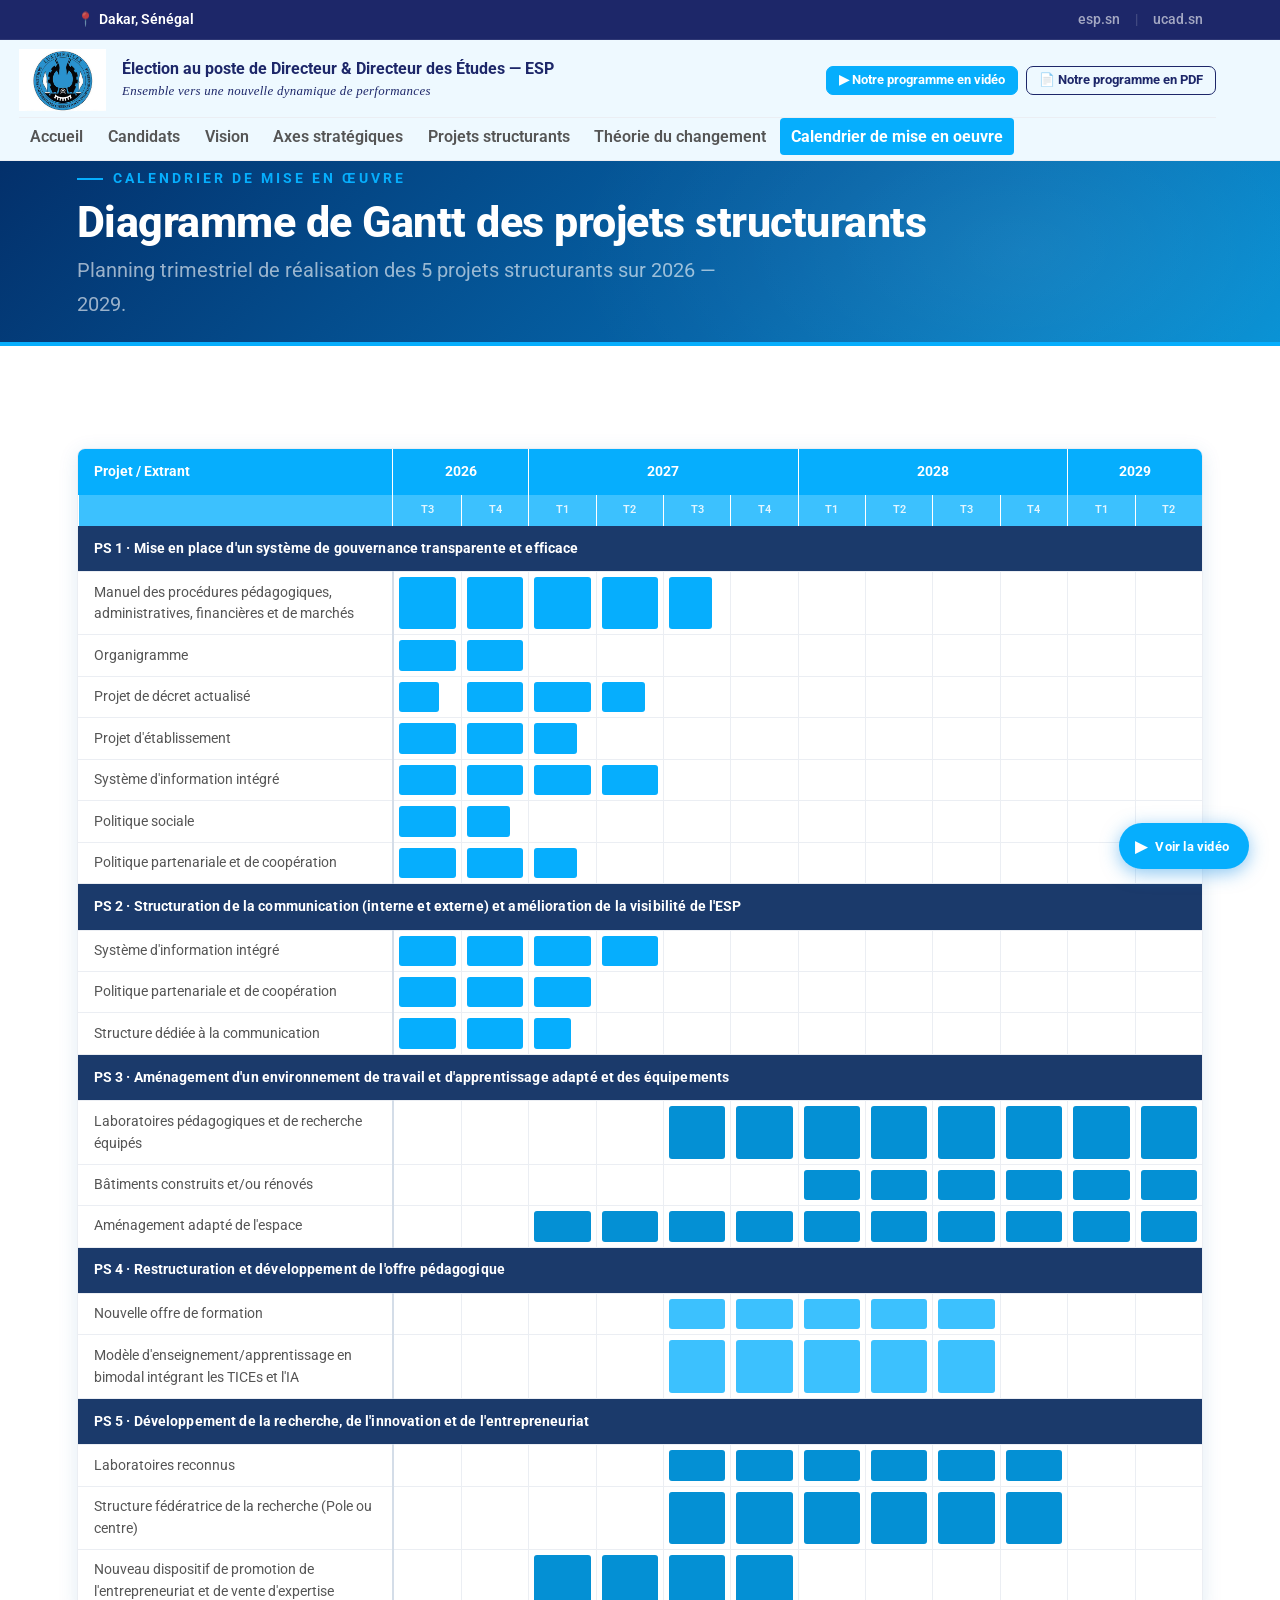
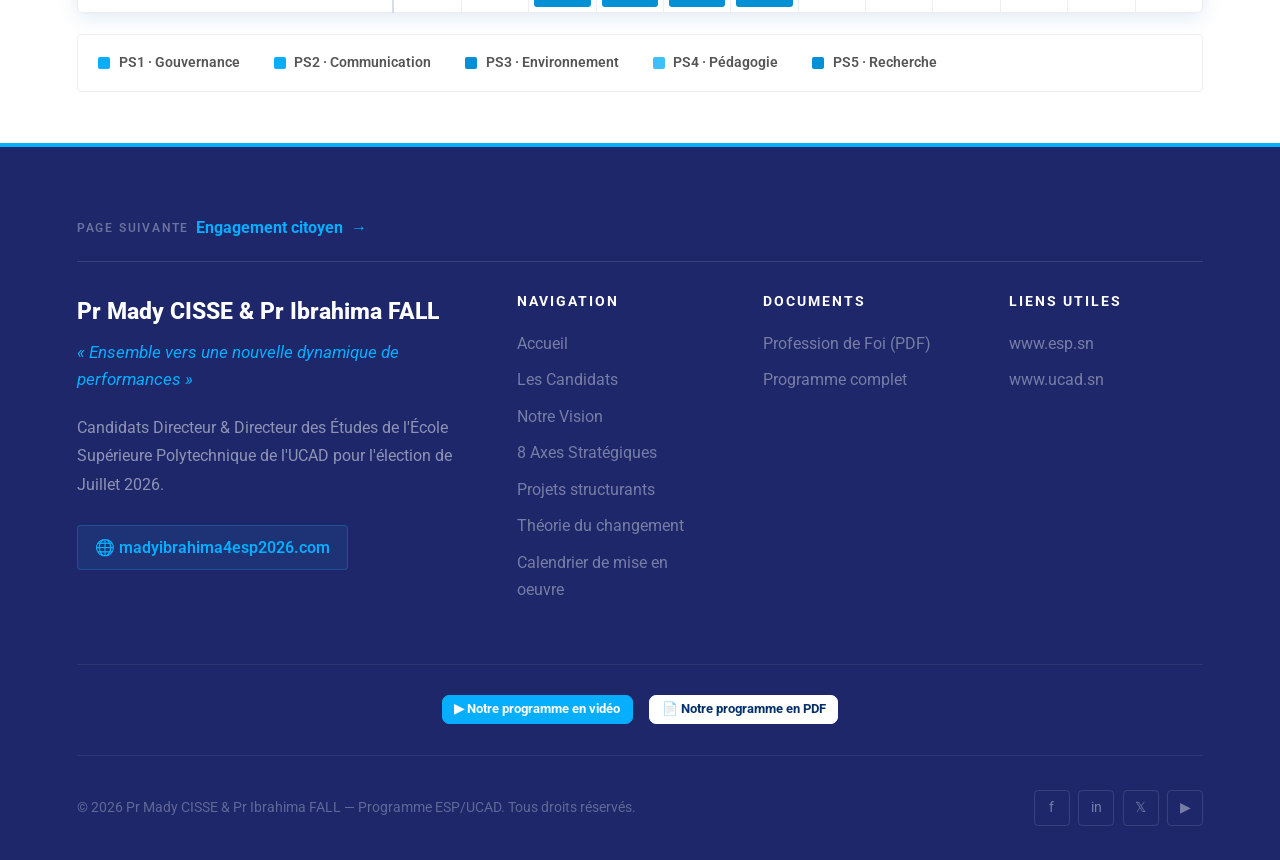
<file: calendrier.html>
<!DOCTYPE html>
<html lang="fr">
<head>
<meta charset="UTF-8">
<meta name="viewport" content="width=device-width, initial-scale=1.0">
<meta http-equiv="X-UA-Compatible" content="IE=edge">
<meta http-equiv="Referrer-Policy" content="strict-origin-when-cross-origin">
<title>Calendrier de mise en œuvre — Gantt · ESP/UCAD 2026</title>
<meta name="description" content="Diagramme de Gantt des 5 projets structurants — Planning trimestriel de réalisation sur 2026–2029 pour l'ESP UCAD.">
<meta name="robots" content="index, follow">
<link rel="canonical" href="https://www.madyibrahima4esp2026.com/calendrier.html">
<link rel="preconnect" href="https://fonts.googleapis.com">
<link rel="preconnect" href="https://fonts.gstatic.com" crossorigin>
<link href="https://fonts.googleapis.com/css2?family=Montserrat:wght@300;400;600;700;800;900&display=swap" rel="stylesheet">
<link rel="stylesheet" href="styles.css">
</head>
<body>

<!-- ══ TOPBAR ══ -->
<div class="topbar">
  <div class="tb-l">
    <span>📍 <strong>Dakar, Sénégal</strong></span>
  </div>
    <div class="tb-r">
    <a href="https://www.esp.sn" target="_blank" rel="noopener noreferrer">esp.sn</a>
    <span class="sep">|</span>
    <a href="https://www.ucad.sn" target="_blank" rel="noopener noreferrer">ucad.sn</a>
  </div>
</div>

<!-- ══ HEADER ══ -->
<header class="site-header">
  <div class="header-inner">
    <a href="index.html" class="brand" aria-label="Accueil">
      <div class="brand-logo">
        <img src="logo.jpg" alt="Logo ESP" onerror="this.style.display='none';this.parentNode.querySelector('.brand-logo-text').style.display='block'">
        <span class="brand-logo-text" style="display:none">ESP</span>
  </div>
      <div class="brand-text">
        <span class="brand-name">Élection au poste de Directeur &amp; Directeur des Études — ESP</span>
        <span class="brand-sub">Ensemble vers une nouvelle dynamique de performances</span>
  </div>
    </a>
    <div class="header-cta">
      <a href="index.html#video" class="nav-btn nav-btn-video">&#9654; Notre programme en vidéo</a>
      <a href="programme-complet.pdf" class="nav-btn nav-btn-pdf" download="Programme-ESP-UCAD-2026.pdf" target="_blank" rel="noopener noreferrer">&#128196; Notre programme en PDF</a>
    </div>
    <nav aria-label="Navigation principale">
      <ul class="main-nav">
        <li><a href="index.html">Accueil</a></li>
        <li><a href="candidats.html">Candidats</a></li>
        <li><a href="vision.html">Vision</a></li>
        <li><a href="programme.html">Axes strat&eacute;giques</a></li>
        <li><a href="projets.html">Projets structurants</a></li>
        <li><a href="theorie-du-changement.html">Théorie du changement</a></li>
        <li><a href="calendrier.html" class="active">Calendrier de mise en oeuvre</a></li>
      </ul>
    </nav>
    <button class="burger" id="menuToggle" aria-label="Ouvrir le menu" aria-expanded="false">
      <span></span><span></span><span></span>
    </button>
  </div>
</header>

<nav class="mobile-nav" id="mobileNav" aria-label="Menu mobile">
  <button class="close-btn" id="closeMenu" aria-label="Fermer">✕</button>
  <a href="index.html">Accueil</a>
  <a href="candidats.html">Les Candidats</a>
  <a href="vision.html">Vision</a>
  <a href="programme.html">Axes strat&eacute;giques</a>
  <a href="projets.html">Projets structurants</a>
  <a href="theorie-du-changement.html">Théorie du changement</a>
  <a href="calendrier.html">Calendrier de mise en oeuvre</a>
  <div class="mob-nav-actions">
    <a href="index.html#video" class="nav-btn nav-btn-video">&#9654; Notre programme en vidéo</a>
    <a href="programme-complet.pdf" class="nav-btn nav-btn-pdf" download="Programme-ESP-UCAD-2026.pdf" target="_blank" rel="noopener noreferrer">&#128196; Notre programme en PDF</a>
  </div>
</nav>

<!-- ══ PAGE BANNER ══ -->
<section class="page-banner">
  <div class="container">
    <div class="eyebrow">Calendrier de mise en œuvre</div>
    <h1 class="page-banner-title">Diagramme de Gantt des projets structurants</h1>
    <p class="page-banner-sub">Planning trimestriel de réalisation des 5 projets structurants sur 2026 — 2029.</p>
  </div>
</section>

<!-- ══ GANTT ══ -->
<section class="section gantt-section" id="calendrier">
  <div class="container">
    <p class="gantt-hint">← Faites glisser pour voir le calendrier complet →</p>
    <div class="gantt-wrap reveal">
      <table class="gantt" aria-label="Gantt 2026-2029">
        <thead>
          <tr>
            <th style="width:28%">Projet / Extrant</th>
            <th class="yr" colspan="2">2026</th><th class="yr" colspan="4">2027</th><th class="yr" colspan="4">2028</th><th class="yr" colspan="2">2029</th>
          </tr>
          <tr>
            <th></th><th>T3</th><th>T4</th><th>T1</th><th>T2</th><th>T3</th><th>T4</th><th>T1</th><th>T2</th><th>T3</th><th>T4</th><th>T1</th><th>T2</th>
          </tr>
        </thead>
        <tbody>
          <!-- PS 1 -->
          <tr><td class="ps-row" colspan="13">PS 1 · Mise en place d'un système de gouvernance transparente et efficace</td></tr>
          <tr><td class="lbl">Manuel des procédures pédagogiques, administratives, financières et de marchés</td><td><div class="gbar c1"></div></td><td><div class="gbar c1"></div></td><td><div class="gbar c1"></div></td><td><div class="gbar c1"></div></td><td><div class="gbar c1" style="width:65%"></div></td><td></td><td></td><td></td><td></td><td></td><td></td><td></td></tr>
          <tr><td class="lbl">Organigramme</td><td><div class="gbar c1"></div></td><td><div class="gbar c1"></div></td><td></td><td></td><td></td><td></td><td></td><td></td><td></td><td></td><td></td><td></td></tr>
          <tr><td class="lbl">Projet de décret actualisé</td><td><div class="gbar c1" style="width:60%"></div></td><td><div class="gbar c1"></div></td><td><div class="gbar c1"></div></td><td><div class="gbar c1" style="width:65%"></div></td><td></td><td></td><td></td><td></td><td></td><td></td><td></td><td></td></tr>
          <tr><td class="lbl">Projet d'établissement</td><td><div class="gbar c1"></div></td><td><div class="gbar c1"></div></td><td><div class="gbar c1" style="width:65%"></div></td><td></td><td></td><td></td><td></td><td></td><td></td><td></td><td></td><td></td></tr>
          <tr><td class="lbl">Système d'information intégré</td><td><div class="gbar c1"></div></td><td><div class="gbar c1"></div></td><td><div class="gbar c1"></div></td><td><div class="gbar c1"></div></td><td></td><td></td><td></td><td></td><td></td><td></td><td></td><td></td></tr>
          <tr><td class="lbl">Politique sociale</td><td><div class="gbar c1"></div></td><td><div class="gbar c1" style="width:65%"></div></td><td></td><td></td><td></td><td></td><td></td><td></td><td></td><td></td><td></td><td></td></tr>
          <tr><td class="lbl">Politique partenariale et de coopération</td><td><div class="gbar c1"></div></td><td><div class="gbar c1"></div></td><td><div class="gbar c1" style="width:65%"></div></td><td></td><td></td><td></td><td></td><td></td><td></td><td></td><td></td><td></td></tr>
          <!-- PS 2 -->
          <tr><td class="ps-row" colspan="13">PS 2 · Structuration de la communication (interne et externe) et amélioration de la visibilité de l'ESP</td></tr>
          <tr><td class="lbl">Système d'information intégré</td><td><div class="gbar c2"></div></td><td><div class="gbar c2"></div></td><td><div class="gbar c2"></div></td><td><div class="gbar c2"></div></td><td></td><td></td><td></td><td></td><td></td><td></td><td></td><td></td></tr>
          <tr><td class="lbl">Politique partenariale et de coopération</td><td><div class="gbar c2"></div></td><td><div class="gbar c2"></div></td><td><div class="gbar c2"></div></td><td></td><td></td><td></td><td></td><td></td><td></td><td></td><td></td><td></td></tr>
          <tr><td class="lbl">Structure dédiée à la communication</td><td><div class="gbar c2"></div></td><td><div class="gbar c2"></div></td><td><div class="gbar c2" style="width:55%"></div></td><td></td><td></td><td></td><td></td><td></td><td></td><td></td><td></td><td></td></tr>
          <!-- PS 3 -->
          <tr><td class="ps-row" colspan="13">PS 3 · Aménagement d'un environnement de travail et d'apprentissage adapté et des équipements</td></tr>
          <tr><td class="lbl">Laboratoires pédagogiques et de recherche équipés</td><td></td><td></td><td></td><td></td><td><div class="gbar c3"></div></td><td><div class="gbar c3"></div></td><td><div class="gbar c3"></div></td><td><div class="gbar c3"></div></td><td><div class="gbar c3"></div></td><td><div class="gbar c3"></div></td><td><div class="gbar c3"></div></td><td><div class="gbar c3"></div></td></tr>
          <tr><td class="lbl">Bâtiments construits et/ou rénovés</td><td></td><td></td><td></td><td></td><td></td><td></td><td><div class="gbar c3"></div></td><td><div class="gbar c3"></div></td><td><div class="gbar c3"></div></td><td><div class="gbar c3"></div></td><td><div class="gbar c3"></div></td><td><div class="gbar c3"></div></td></tr>
          <tr><td class="lbl">Aménagement adapté de l'espace</td><td></td><td></td><td><div class="gbar c3"></div></td><td><div class="gbar c3"></div></td><td><div class="gbar c3"></div></td><td><div class="gbar c3"></div></td><td><div class="gbar c3"></div></td><td><div class="gbar c3"></div></td><td><div class="gbar c3"></div></td><td><div class="gbar c3"></div></td><td><div class="gbar c3"></div></td><td><div class="gbar c3"></div></td></tr>
          <!-- PS 4 -->
          <tr><td class="ps-row" colspan="13">PS 4 · Restructuration et développement de l'offre pédagogique</td></tr>
          <tr><td class="lbl">Nouvelle offre de formation</td><td></td><td></td><td></td><td></td><td><div class="gbar c4"></div></td><td><div class="gbar c4"></div></td><td><div class="gbar c4"></div></td><td><div class="gbar c4"></div></td><td><div class="gbar c4"></div></td><td></td><td></td><td></td></tr>
          <tr><td class="lbl">Modèle d'enseignement/apprentissage en bimodal intégrant les TICEs et l'IA</td><td></td><td></td><td></td><td></td><td><div class="gbar c4"></div></td><td><div class="gbar c4"></div></td><td><div class="gbar c4"></div></td><td><div class="gbar c4"></div></td><td><div class="gbar c4"></div></td><td></td><td></td><td></td></tr>
          <!-- PS 5 -->
          <tr><td class="ps-row" colspan="13">PS 5 · Développement de la recherche, de l'innovation et de l'entrepreneuriat</td></tr>
          <tr><td class="lbl">Laboratoires reconnus</td><td></td><td></td><td></td><td></td><td><div class="gbar c5"></div></td><td><div class="gbar c5"></div></td><td><div class="gbar c5"></div></td><td><div class="gbar c5"></div></td><td><div class="gbar c5"></div></td><td><div class="gbar c5"></div></td><td></td><td></td></tr>
          <tr><td class="lbl">Structure fédératrice de la recherche (Pole ou centre)</td><td></td><td></td><td></td><td></td><td><div class="gbar c5"></div></td><td><div class="gbar c5"></div></td><td><div class="gbar c5"></div></td><td><div class="gbar c5"></div></td><td><div class="gbar c5"></div></td><td><div class="gbar c5"></div></td><td></td><td></td></tr>
          <tr><td class="lbl">Nouveau dispositif de promotion de l'entrepreneuriat et de vente d'expertise</td><td></td><td></td><td><div class="gbar c5"></div></td><td><div class="gbar c5"></div></td><td><div class="gbar c5"></div></td><td><div class="gbar c5"></div></td><td></td><td></td><td></td><td></td><td></td><td></td></tr>
        </tbody>
      </table>
  </div>
    <div class="gantt-legend reveal">
      <div class="gantt-legend-item"><span class="gantt-legend-dot c1"></span>PS1 · Gouvernance</div>
      <div class="gantt-legend-item"><span class="gantt-legend-dot c2"></span>PS2 · Communication</div>
      <div class="gantt-legend-item"><span class="gantt-legend-dot c3"></span>PS3 · Environnement</div>
      <div class="gantt-legend-item"><span class="gantt-legend-dot c4"></span>PS4 · Pédagogie</div>
      <div class="gantt-legend-item"><span class="gantt-legend-dot c5"></span>PS5 · Recherche</div>
    </div>
  </div>
</section>

<!-- ══ FOOTER ══ -->
<footer>
  <div class="footer-next-bar">
    <span class="fnb-label">Page suivante</span>
    <a href="engagement.html" class="fnb-link">Engagement citoyen <span class="fnb-arrow">&#8594;</span></a>
  </div>
  <div class="footer-top">
    <div>
      <div class="foot-name">Pr Mady CISSE &amp; Pr Ibrahima FALL</div>
      <div class="foot-tag">« Ensemble vers une nouvelle dynamique de performances »</div>
      <p class="foot-desc">Candidats Directeur &amp; Directeur des Études de l'École Supérieure Polytechnique de l'UCAD pour l'élection de Juillet 2026.</p>
      <a href="https://www.madyibrahima4esp2026.com" class="foot-link" rel="noopener noreferrer">🌐 madyibrahima4esp2026.com</a>
  </div>
    <div class="footer-col">
      <h4>Navigation</h4>
      <ul>
        <li><a href="index.html">Accueil</a></li>
        <li><a href="candidats.html">Les Candidats</a></li>
        <li><a href="vision.html">Notre Vision</a></li>
        <li><a href="programme.html">8 Axes Stratégiques</a></li>
        <li><a href="projets.html">Projets structurants</a></li>
        <li><a href="theorie-du-changement.html">Théorie du changement</a></li>
        <li><a href="calendrier.html">Calendrier de mise en oeuvre</a></li>
      </ul>
  </div>
    <div class="footer-col">
      <h4>Documents</h4>
      <ul>
        <li><a href="profession-de-foi.pdf" target="_blank" rel="noopener noreferrer">Profession de Foi (PDF)</a></li>
        <li><a href="programme-complet.pdf" download="Programme-ESP-UCAD-2026.pdf" target="_blank" rel="noopener noreferrer">Programme complet</a></li>
        </ul>
  </div>
    <div class="footer-col">
      <h4>Liens utiles</h4>
      <ul>
        <li><a href="https://www.esp.sn" target="_blank" rel="noopener noreferrer">www.esp.sn</a></li>
        <li><a href="https://www.ucad.sn" target="_blank" rel="noopener noreferrer">www.ucad.sn</a></li>
        </ul>
  </div>
  </div>
  <div class="footer-vid-cta">
    <a href="index.html#video" class="nav-btn nav-btn-video">&#9654; Notre programme en vidéo</a>
    <a href="programme-complet.pdf" class="nav-btn nav-btn-pdf" download="Programme-ESP-UCAD-2026.pdf" target="_blank" rel="noopener noreferrer">&#128196; Notre programme en PDF</a>
  </div>
  <div class="footer-bot">
    <p class="footer-copy">© 2026 Pr Mady CISSE &amp; Pr Ibrahima FALL — Programme ESP/UCAD. Tous droits réservés.</p>
    <div class="socials">
      <a href="#" class="soc" aria-label="Facebook" rel="noopener noreferrer">f</a>
      <a href="#" class="soc" aria-label="LinkedIn" rel="noopener noreferrer">in</a>
      <a href="#" class="soc" aria-label="Twitter / X" rel="noopener noreferrer">𝕏</a>
      <a href="#" class="soc" aria-label="YouTube" rel="noopener noreferrer">▶</a>
  </div>
  </div>

</footer>

<script src="main.js" defer></script>
<a href="index.html#video" class="float-vid" aria-label="Voir la vidéo"><span class="fv-icon">&#9654;</span><span class="fv-label">Voir la vidéo</span></a>
</body>
</html>
</file>
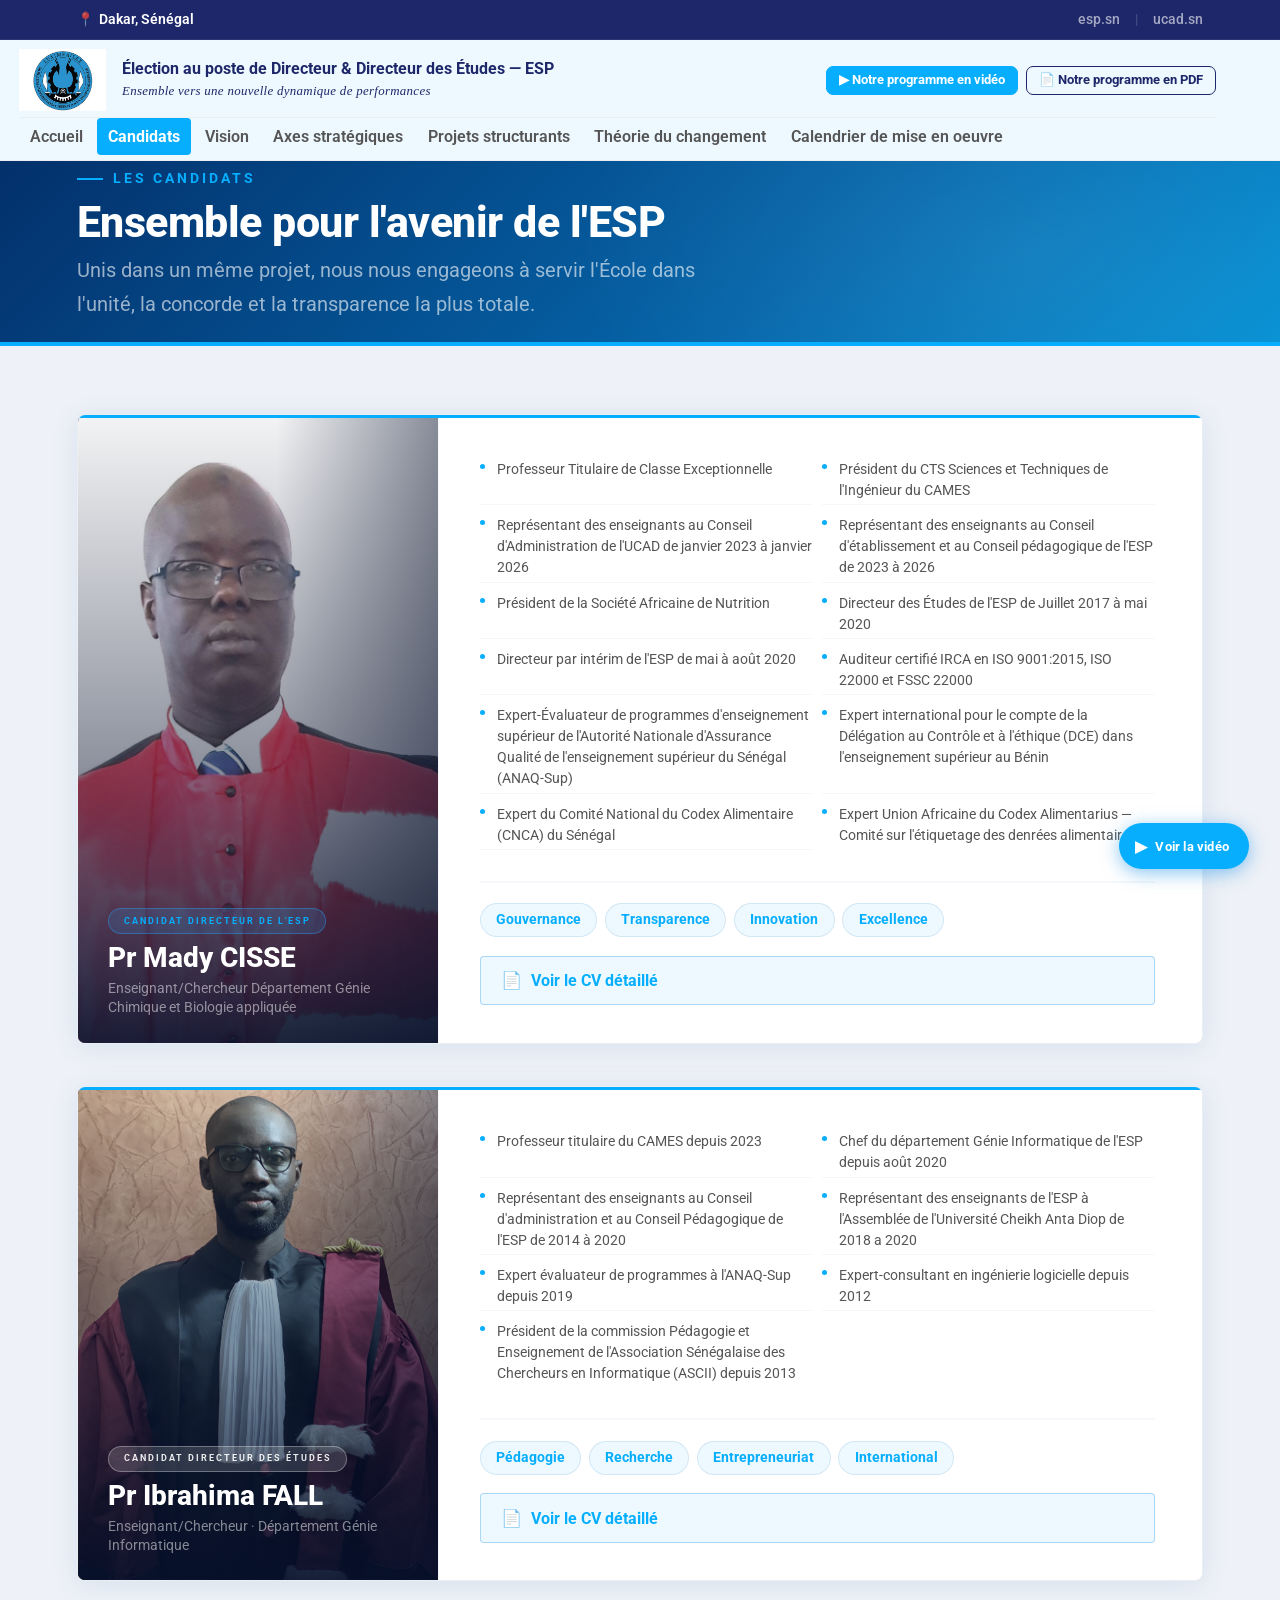
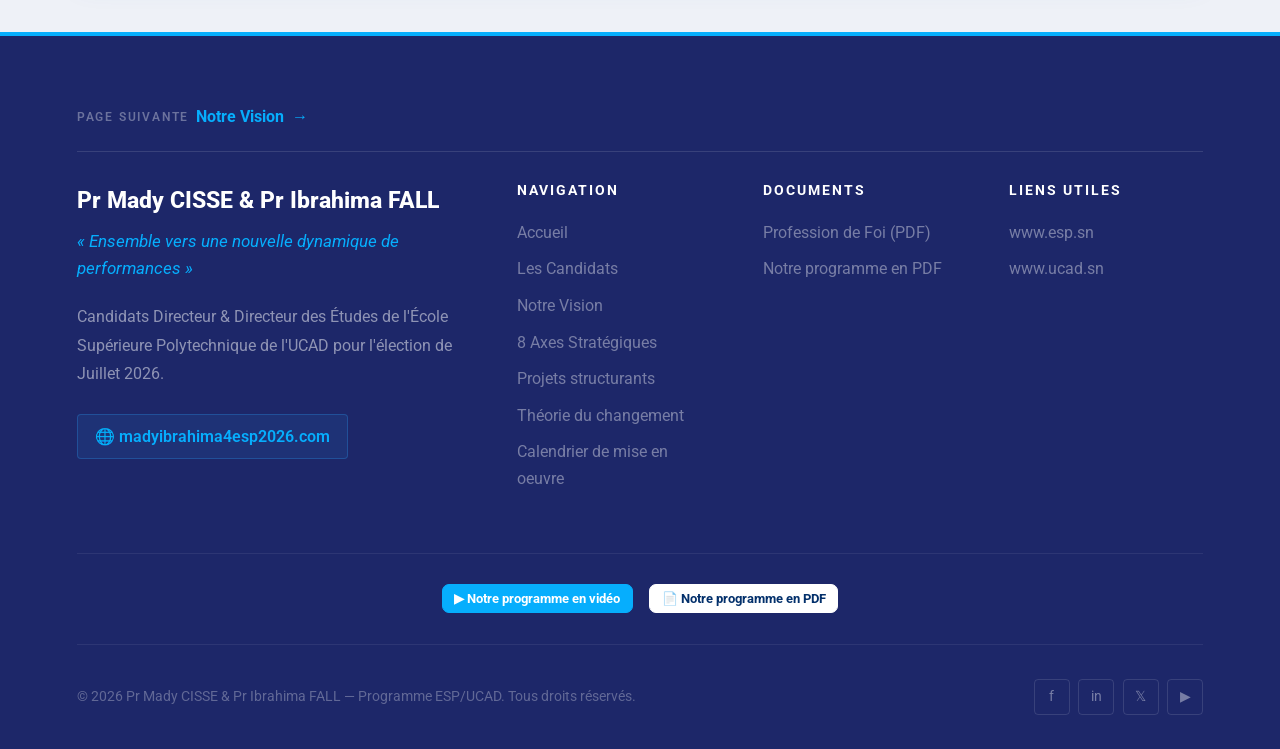
<file: candidats.html>
<!DOCTYPE html>
<html lang="fr">
<head>
<meta charset="UTF-8">
<meta name="viewport" content="width=device-width, initial-scale=1.0">
<meta http-equiv="X-UA-Compatible" content="IE=edge">
<meta http-equiv="Referrer-Policy" content="strict-origin-when-cross-origin">
<title>Les Candidats — Pr Mady CISSE & Pr Ibrahima FALL · ESP/UCAD 2026</title>
<meta name="description" content="Pr Mady CISSE, candidat Directeur, et Pr Ibrahima FALL, candidat Directeur des Études — deux Professeurs Titulaires unis pour l'avenir de l'ESP.">
<meta name="robots" content="index, follow">
<link rel="canonical" href="https://www.madyibrahima4esp2026.com/candidats.html">
<link rel="stylesheet" href="styles.css">
</head>
<body>

<!-- ══ TOPBAR ══ -->
<div class="topbar">
  <div class="tb-l">
    <span>📍 <strong>Dakar, Sénégal</strong></span>
  </div>
    <div class="tb-r">
    <a href="https://www.esp.sn" target="_blank" rel="noopener noreferrer">esp.sn</a>
    <span class="sep">|</span>
    <a href="https://www.ucad.sn" target="_blank" rel="noopener noreferrer">ucad.sn</a>
  </div>
</div>

<!-- ══ HEADER ══ -->
<header class="site-header">
  <div class="header-inner">
    <a href="index.html" class="brand" aria-label="Accueil">
      <div class="brand-logo">
        <img src="logo.jpg" alt="Logo ESP" onerror="this.style.display='none';this.parentNode.querySelector('.brand-logo-text').style.display='block'">
        <span class="brand-logo-text" style="display:none">ESP</span>
  </div>
      <div class="brand-text">
        <span class="brand-name">Élection au poste de Directeur &amp; Directeur des Études — ESP</span>
        <span class="brand-sub">Ensemble vers une nouvelle dynamique de performances</span>
  </div>
    </a>
    <div class="header-cta">
      <a href="index.html#video" class="nav-btn nav-btn-video">&#9654; Notre programme en vidéo</a>
      <a href="programme-complet.pdf" class="nav-btn nav-btn-pdf" download="Programme-ESP-UCAD-2026.pdf" target="_blank" rel="noopener noreferrer">&#128196; Notre programme en PDF</a>
  </div>
    <nav aria-label="Navigation principale">
      <ul class="main-nav">
        <li><a href="index.html">Accueil</a></li>
        <li><a href="candidats.html" class="active">Candidats</a></li>
        <li><a href="vision.html">Vision</a></li>
        <li><a href="programme.html">Axes strat&eacute;giques</a></li>
        <li><a href="projets.html">Projets structurants</a></li>
        <li><a href="theorie-du-changement.html">Théorie du changement</a></li>
        <li><a href="calendrier.html">Calendrier de mise en oeuvre</a></li>

      </ul>
    </nav>
    <button class="burger" id="menuToggle" aria-label="Ouvrir le menu" aria-expanded="false">
      <span></span><span></span><span></span>
    </button>
  </div>
</header>

<nav class="mobile-nav" id="mobileNav" aria-label="Menu mobile">
  <button class="close-btn" id="closeMenu" aria-label="Fermer">✕</button>
  <a href="index.html">Accueil</a>
  <a href="candidats.html">Les Candidats</a>
  <a href="vision.html">Vision</a>
  <a href="programme.html">Axes strat&eacute;giques</a>
  <a href="projets.html">Projets structurants</a>
  <a href="theorie-du-changement.html">Théorie du changement</a>
  <a href="calendrier.html">Calendrier de mise en oeuvre</a>
  <div class="mob-nav-actions">
    <a href="index.html#video" class="nav-btn nav-btn-video">&#9654; Notre programme en vidéo</a>
    <a href="programme-complet.pdf" class="nav-btn nav-btn-pdf" download="Programme-ESP-UCAD-2026.pdf" target="_blank" rel="noopener noreferrer">&#128196; Notre programme en PDF</a>
  </div>
</nav>

<!-- ══ PAGE BANNER ══ -->
<section class="page-banner">
  <div class="container">
    <div class="eyebrow">Les Candidats</div>
    <h1 class="page-banner-title">Ensemble pour l'avenir de l'ESP</h1>
    <p class="page-banner-sub">Unis dans un même projet, nous nous engageons à servir l'École dans l'unité, la concorde et la transparence la plus totale.</p>
  </div>
</section>

<!-- ══ CANDIDATS ══ -->
<section class="section cand-section" id="candidats">
  <div class="container">
    <div class="cand-grid">
      <article class="cand-card reveal">
        <div class="cand-banner"></div>
        <div class="cand-head">
          <div class="cand-photo"><img src="mady.jpeg" alt="Pr Mady CISSE"></div>
          <div class="cand-head-info">
            <span class="cand-poste">Candidat Directeur de l'ESP</span>
            <h2 class="cand-name"> Pr Mady CISSE</h2>
            <p class="cand-titre">Enseignant/Chercheur Département Génie Chimique et Biologie appliquée</p>
  </div>
  </div>
        <div class="cand-body">
          <ul>
            <li>Professeur Titulaire de Classe Exceptionnelle</li>
            <li>Président du CTS Sciences et Techniques de l'Ingénieur du CAMES</li>
            <li>Représentant des enseignants au Conseil d'Administration de l'UCAD de janvier 2023 à janvier 2026</li>
            <li>Représentant des enseignants au Conseil d'établissement et au Conseil pédagogique de l'ESP de 2023 à 2026</li>
            <li>Président de la Société Africaine de Nutrition</li>
            <li>Directeur des Études de l'ESP de Juillet 2017 à mai 2020</li>
            <li>Directeur par intérim de l'ESP de mai à août 2020</li>
            <li>Auditeur certifié IRCA en ISO 9001:2015, ISO 22000 et FSSC 22000</li>
            <li>Expert-Évaluateur de programmes d'enseignement supérieur de l'Autorité Nationale d'Assurance Qualité de l'enseignement supérieur du Sénégal (ANAQ-Sup)</li>
            <li>Expert international pour le compte de la Délégation au Contrôle et à l'éthique (DCE) dans l'enseignement supérieur au Bénin</li>
            <li>Expert du Comité National du Codex Alimentaire (CNCA) du Sénégal</li>
            <li>Expert Union Africaine du Codex Alimentarius — Comité sur l'étiquetage des denrées alimentaires</li>
          </ul>
          <div class="cand-chips">
            <span class="chip">Gouvernance</span><span class="chip">Transparence</span>
            <span class="chip">Innovation</span><span class="chip">Excellence</span>
  </div>
          <a href="CV mady.pdf" target="_blank" rel="noopener noreferrer" class="cand-cv-btn">
            <span class="cand-cv-icon">&#128196;</span> Voir le CV détaillé
          </a>
  </div>
      </article>
      <article class="cand-card reveal">
        <div class="cand-banner alt"></div>
        <div class="cand-head">
          <div class="cand-photo"><img src="ibrahima.jpeg" alt="Pr Ibrahima FALL" style="filter:saturate(.88) brightness(1.02)"></div>
          <div class="cand-head-info">
            <span class="cand-poste alt">Candidat Directeur des Études</span>
            <h2 class="cand-name">Pr Ibrahima FALL</h2>
            <p class="cand-titre">Enseignant/Chercheur · Département Génie Informatique</p>
  </div>
  </div>
        <div class="cand-body">
          <ul>
            <li>Professeur titulaire du CAMES depuis 2023</li>
            <li>Chef du département Génie Informatique de l'ESP depuis août 2020</li>
            <li>Représentant des enseignants au Conseil d'administration et au Conseil Pédagogique de l'ESP de 2014 à 2020</li>
            <li>Représentant des enseignants de l'ESP à l'Assemblée de l'Université Cheikh Anta Diop de 2018 a 2020</li>
            <li>Expert évaluateur de programmes à l'ANAQ-Sup depuis 2019</li>
            <li>Expert-consultant en ingénierie logicielle depuis 2012</li>
            <li>Président de la commission Pédagogie et Enseignement de l'Association Sénégalaise des Chercheurs en Informatique (ASCII) depuis 2013</li>
          </ul>
          <div class="cand-chips">
            <span class="chip">Pédagogie</span><span class="chip">Recherche</span>
            <span class="chip">Entrepreneuriat</span><span class="chip">International</span>
  </div>
          <a href="CV iFall.pdf" target="_blank" rel="noopener noreferrer" class="cand-cv-btn">
            <span class="cand-cv-icon">&#128196;</span> Voir le CV détaillé
          </a>
  </div>
      </article>
  </div>
  </div>
</section>

<!-- ══ FOOTER ══ -->
<footer>
  <div class="footer-next-bar">
    <span class="fnb-label">Page suivante</span>
    <a href="vision.html" class="fnb-link">Notre Vision <span class="fnb-arrow">&#8594;</span></a>
  </div>
  <div class="footer-top">
    <div>
      <div class="foot-name">Pr Mady CISSE &amp; Pr Ibrahima FALL</div>
      <div class="foot-tag">« Ensemble vers une nouvelle dynamique de performances »</div>
      <p class="foot-desc">Candidats Directeur &amp; Directeur des Études de l'École Supérieure Polytechnique de l'UCAD pour l'élection de Juillet 2026.</p>
      <a href="https://www.madyibrahima4esp2026.com" class="foot-link" rel="noopener noreferrer">🌐 madyibrahima4esp2026.com</a>
  </div>
    <div class="footer-col">
      <h4>Navigation</h4>
      <ul>
        <li><a href="index.html">Accueil</a></li>
        <li><a href="candidats.html">Les Candidats</a></li>
        <li><a href="vision.html">Notre Vision</a></li>
        <li><a href="programme.html">8 Axes Stratégiques</a></li>
        <li><a href="projets.html">Projets structurants</a></li>
        <li><a href="theorie-du-changement.html">Théorie du changement</a></li>
        <li><a href="calendrier.html">Calendrier de mise en oeuvre</a></li>
      </ul>
  </div>
    <div class="footer-col">
      <h4>Documents</h4>
      <ul>
        <li><a href="profession-de-foi.pdf" target="_blank" rel="noopener noreferrer">Profession de Foi (PDF)</a></li>
        <li><a href="programme-complet.pdf" download="Programme-ESP-UCAD-2026.pdf" target="_blank" rel="noopener noreferrer">Notre programme en PDF</a></li>
        </ul>
  </div>
    <div class="footer-col">
      <h4>Liens utiles</h4>
      <ul>
        <li><a href="https://www.esp.sn" target="_blank" rel="noopener noreferrer">www.esp.sn</a></li>
        <li><a href="https://www.ucad.sn" target="_blank" rel="noopener noreferrer">www.ucad.sn</a></li>
        </ul>
  </div>
  </div>
  <div class="footer-vid-cta">
    <a href="index.html#video" class="nav-btn nav-btn-video">&#9654; Notre programme en vidéo</a>
    <a href="programme-complet.pdf" class="nav-btn nav-btn-pdf" download="Programme-ESP-UCAD-2026.pdf" target="_blank" rel="noopener noreferrer">&#128196; Notre programme en PDF</a>
  </div>
  <div class="footer-bot">
    <p class="footer-copy">© 2026 Pr Mady CISSE &amp; Pr Ibrahima FALL — Programme ESP/UCAD. Tous droits réservés.</p>
    <div class="socials">
      <a href="#" class="soc" aria-label="Facebook" rel="noopener noreferrer">f</a>
      <a href="#" class="soc" aria-label="LinkedIn" rel="noopener noreferrer">in</a>
      <a href="#" class="soc" aria-label="Twitter / X" rel="noopener noreferrer">𝕏</a>
      <a href="#" class="soc" aria-label="YouTube" rel="noopener noreferrer">▶</a>
  </div>
  </div>

</footer>

<script src="main.js" defer></script>
<a href="index.html#video" class="float-vid" aria-label="Voir la vidéo"><span class="fv-icon">&#9654;</span><span class="fv-label">Voir la vidéo</span></a>
</body>
</html>
</file>
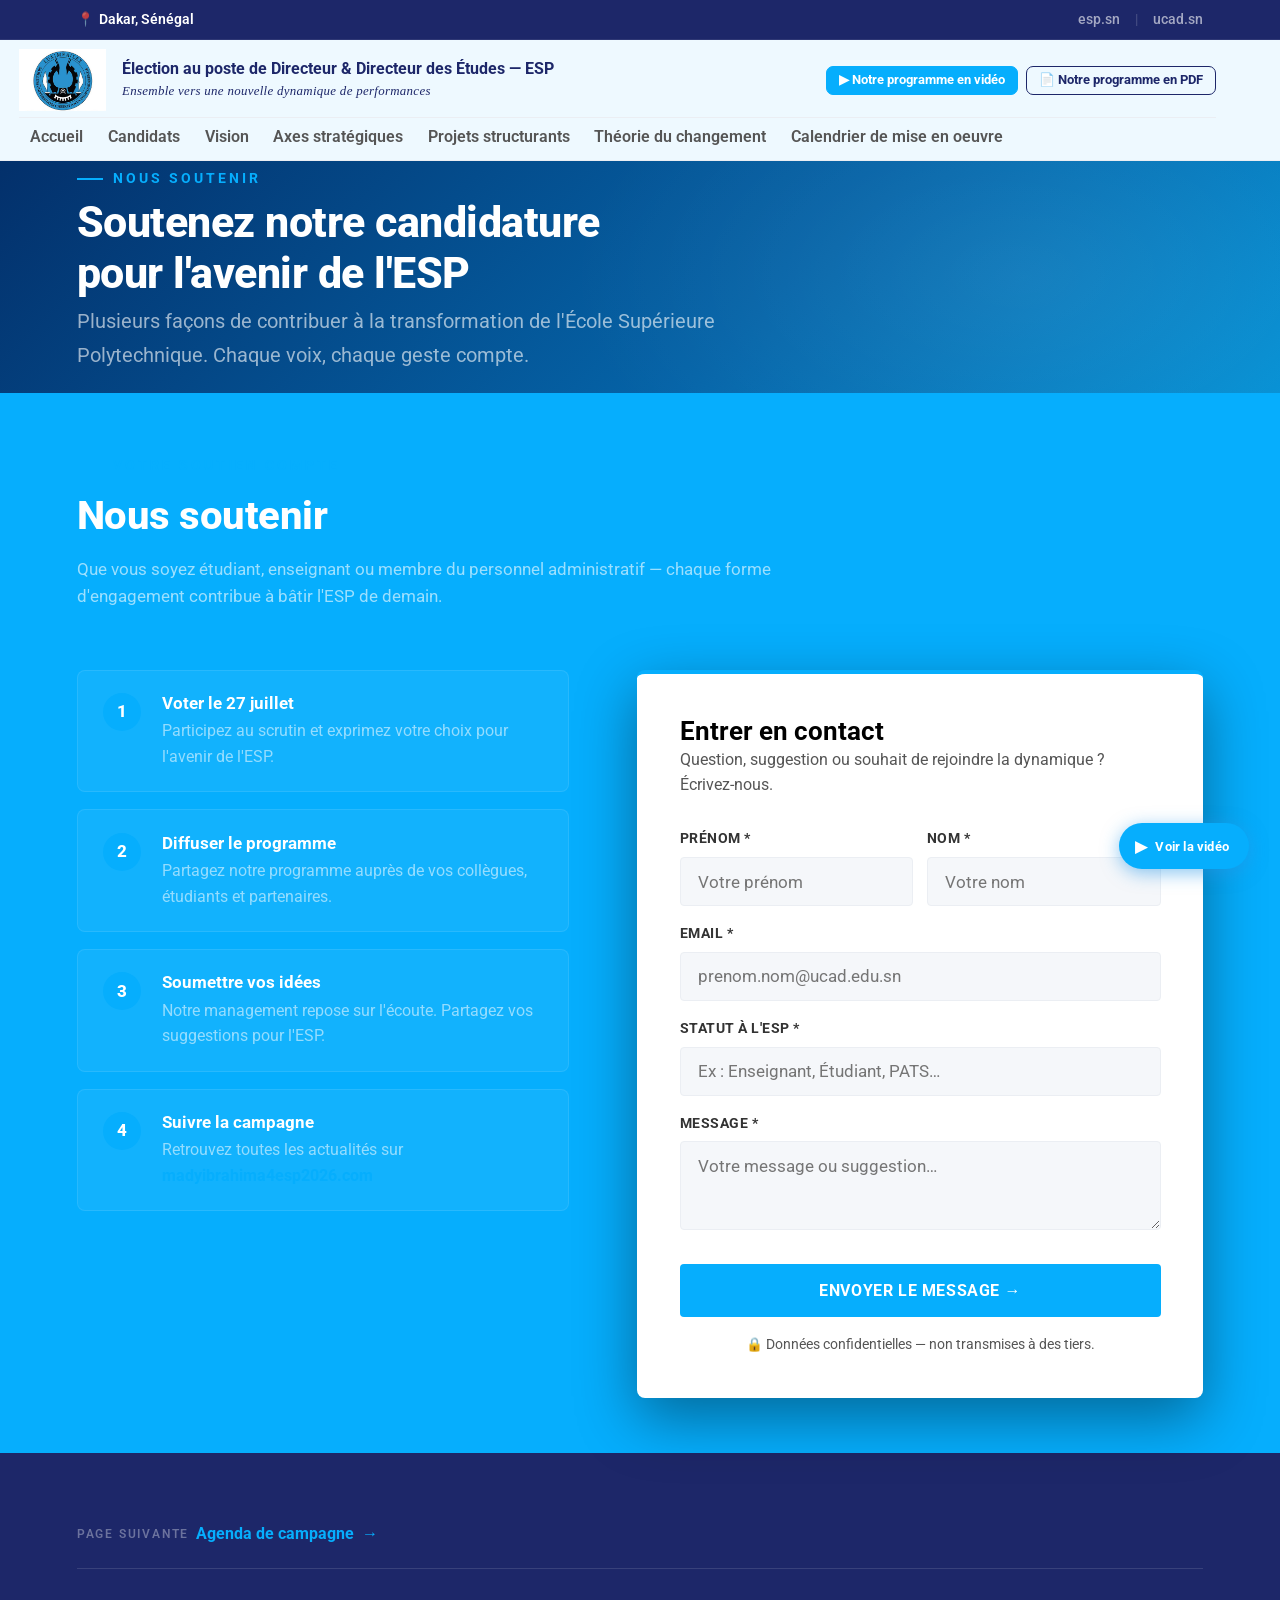
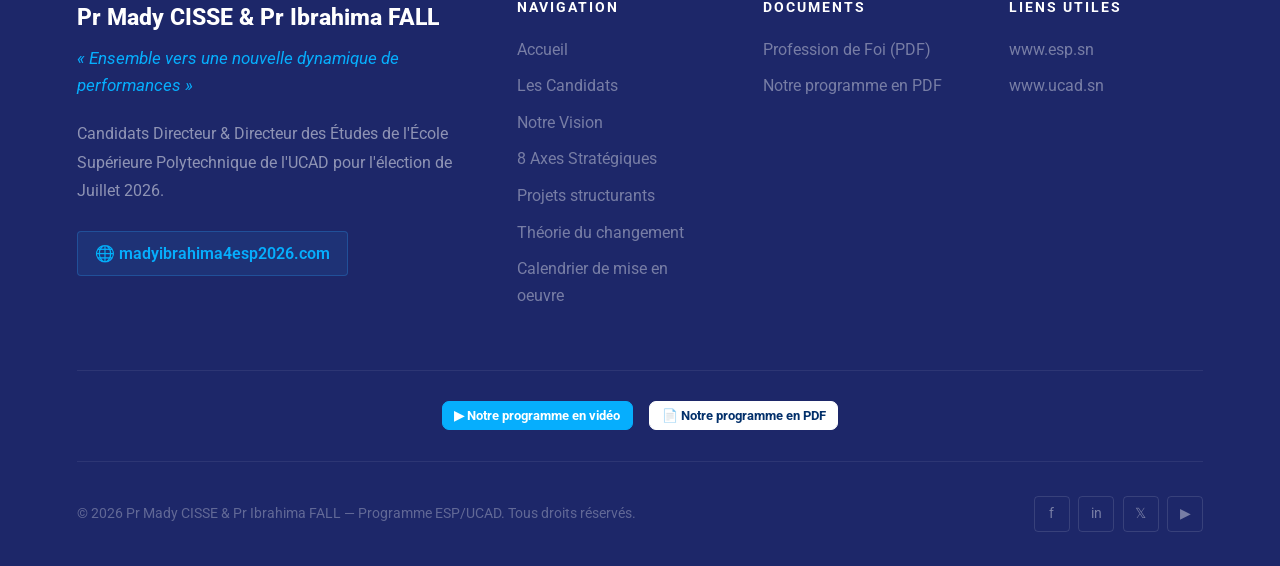
<file: engagement.html>
<!DOCTYPE html>
<html lang="fr">
<head>
<meta charset="UTF-8">
<meta name="viewport" content="width=device-width, initial-scale=1.0">
<meta http-equiv="X-UA-Compatible" content="IE=edge">
<meta http-equiv="Referrer-Policy" content="strict-origin-when-cross-origin">
<title>Nous soutenir — Pr Mady CISSE & Pr Ibrahima FALL · ESP/UCAD 2026</title>
<meta name="description" content="Soutenez le projet pour l'avenir de l'ESP — votez le 27 juillet, diffusez le programme, soumettez vos idées ou contactez l'équipe de campagne.">
<meta name="robots" content="index, follow">
<link rel="canonical" href="https://www.madyibrahima4esp2026.com/engagement.html">
<link rel="stylesheet" href="styles.css">
</head>
<body>

<!-- ══ TOPBAR ══ -->
<div class="topbar">
  <div class="tb-l">
    <span>📍 <strong>Dakar, Sénégal</strong></span>
  </div>
    <div class="tb-r">
    <a href="https://www.esp.sn" target="_blank" rel="noopener noreferrer">esp.sn</a>
    <span class="sep">|</span>
    <a href="https://www.ucad.sn" target="_blank" rel="noopener noreferrer">ucad.sn</a>
  </div>
</div>

<!-- ══ HEADER ══ -->
<header class="site-header">
  <div class="header-inner">
    <a href="index.html" class="brand" aria-label="Accueil">
      <div class="brand-logo">
        <img src="logo.jpg" alt="Logo ESP" onerror="this.style.display='none';this.parentNode.querySelector('.brand-logo-text').style.display='block'">
        <span class="brand-logo-text" style="display:none">ESP</span>
  </div>
      <div class="brand-text">
        <span class="brand-name">Élection au poste de Directeur &amp; Directeur des Études — ESP</span>
        <span class="brand-sub">Ensemble vers une nouvelle dynamique de performances</span>
  </div>
    </a>
    <div class="header-cta">
      <a href="index.html#video" class="nav-btn nav-btn-video">&#9654; Notre programme en vidéo</a>
      <a href="programme-complet.pdf" class="nav-btn nav-btn-pdf" download="Programme-ESP-UCAD-2026.pdf" target="_blank" rel="noopener noreferrer">&#128196; Notre programme en PDF</a>
  </div>
    <nav aria-label="Navigation principale">
      <ul class="main-nav">
        <li><a href="index.html">Accueil</a></li>
        <li><a href="candidats.html">Candidats</a></li>
        <li><a href="vision.html">Vision</a></li>
        <li><a href="programme.html">Axes strat&eacute;giques</a></li>
        <li><a href="projets.html">Projets structurants</a></li>
        <li><a href="theorie-du-changement.html">Théorie du changement</a></li>
        <li><a href="calendrier.html">Calendrier de mise en oeuvre</a></li>

      </ul>
    </nav>
    <button class="burger" id="menuToggle" aria-label="Ouvrir le menu" aria-expanded="false">
      <span></span><span></span><span></span>
    </button>
  </div>
</header>

<nav class="mobile-nav" id="mobileNav" aria-label="Menu mobile">
  <button class="close-btn" id="closeMenu" aria-label="Fermer">✕</button>
  <a href="index.html">Accueil</a>
  <a href="candidats.html">Les Candidats</a>
  <a href="vision.html">Vision</a>
  <a href="programme.html">Axes strat&eacute;giques</a>
  <a href="projets.html">Projets structurants</a>
  <a href="theorie-du-changement.html">Théorie du changement</a>
  <a href="calendrier.html">Calendrier de mise en oeuvre</a>
  <div class="mob-nav-actions">
    <a href="index.html#video" class="nav-btn nav-btn-video">&#9654; Notre programme en vidéo</a>
    <a href="programme-complet.pdf" class="nav-btn nav-btn-pdf" download="Programme-ESP-UCAD-2026.pdf" target="_blank" rel="noopener noreferrer">&#128196; Notre programme en PDF</a>
  </div>
</nav>

<!-- ══ PAGE BANNER ══ -->
<section class="page-banner">
  <div class="container">
    <div class="eyebrow">Nous soutenir</div>
    <h1 class="page-banner-title">Soutenez notre candidature<br>pour l'avenir de l'ESP</h1>
    <p class="page-banner-sub">Plusieurs façons de contribuer à la transformation de l'École Supérieure Polytechnique. Chaque voix, chaque geste compte.</p>
  </div>
</section>

<!-- ══ ENGAGEMENT ══ -->
<section class="section engagement" id="engagement">
  <div class="container">
    <div class="section-hd">
      <div class="eyebrow">Votre soutien compte</div>
      <h2 class="section-title">Nous soutenir</h2>
      <p class="section-intro">Que vous soyez étudiant, enseignant ou membre du personnel administratif — chaque forme d'engagement contribue à bâtir l'ESP de demain.</p>
  </div>
    <div class="eng-grid">
      <div class="eng-opts">
        <div class="eng-opt"><div class="eng-num">1</div><div><h4>Voter le 27 juillet</h4><p>Participez au scrutin et exprimez votre choix pour l'avenir de l'ESP.</p></div></div>
        <div class="eng-opt"><div class="eng-num">2</div><div><h4>Diffuser le programme</h4><p>Partagez notre programme auprès de vos collègues, étudiants et partenaires.</p></div></div>
        <div class="eng-opt"><div class="eng-num">3</div><div><h4>Soumettre vos idées</h4><p>Notre management repose sur l'écoute. Partagez vos suggestions pour l'ESP.</p></div></div>
        <div class="eng-opt"><div class="eng-num">4</div><div><h4>Suivre la campagne</h4><p>Retrouvez toutes les actualités sur <strong style="color:var(--esp-blue)">madyibrahima4esp2026.com</strong></p></div></div>
  </div>
      <div class="eng-form">
        <h2>Entrer en contact</h2>
        <p class="sub">Question, suggestion ou souhait de rejoindre la dynamique ? Écrivez-nous.</p>
        <form id="contactForm" novalidate>
          <div class="hp-field" aria-hidden="true">
            <label for="_hp_website">Ne pas remplir</label>
            <input type="text" id="_hp_website" name="_hp_website" tabindex="-1" autocomplete="off">
  </div>
          <div class="fg-row">
            <div class="fg"><label for="prenom">Prénom *</label><input type="text" id="prenom" name="prenom" placeholder="Votre prénom" required maxlength="100" autocomplete="given-name"></div>
            <div class="fg"><label for="nom">Nom *</label><input type="text" id="nom" name="nom" placeholder="Votre nom" required maxlength="100" autocomplete="family-name"></div>
  </div>
          <div class="fg"><label for="email">Email *</label><input type="email" id="email" name="email" placeholder="prenom.nom@ucad.edu.sn" required maxlength="254" autocomplete="email"></div>
          <div class="fg">
            <label for="statut">Statut à l'ESP *</label>
            <input type="text" id="statut" name="statut" placeholder="Ex : Enseignant, Étudiant, PATS…" required maxlength="100">
  </div>
          <div class="fg"><label for="message">Message *</label><textarea id="message" name="message" rows="3" placeholder="Votre message ou suggestion…" required maxlength="2000" style="resize:vertical"></textarea></div>
          <button type="submit" class="btn-submit" id="submitBtn">Envoyer le message →</button>
          <p class="form-note">🔒 Données confidentielles — non transmises à des tiers.</p>
        </form>
  </div>
  </div>
  </div>
</section>

<!-- ══ FOOTER ══ -->
<footer>
  <div class="footer-next-bar">
    <span class="fnb-label">Page suivante</span>
    <a href="agenda.html" class="fnb-link">Agenda de campagne <span class="fnb-arrow">&#8594;</span></a>
  </div>
  <div class="footer-top">
    <div>
      <div class="foot-name">Pr Mady CISSE &amp; Pr Ibrahima FALL</div>
      <div class="foot-tag">« Ensemble vers une nouvelle dynamique de performances »</div>
      <p class="foot-desc">Candidats Directeur &amp; Directeur des Études de l'École Supérieure Polytechnique de l'UCAD pour l'élection de Juillet 2026.</p>
      <a href="https://www.madyibrahima4esp2026.com" class="foot-link" rel="noopener noreferrer">🌐 madyibrahima4esp2026.com</a>
  </div>
    <div class="footer-col">
      <h4>Navigation</h4>
      <ul>
        <li><a href="index.html">Accueil</a></li>
        <li><a href="candidats.html">Les Candidats</a></li>
        <li><a href="vision.html">Notre Vision</a></li>
        <li><a href="programme.html">8 Axes Stratégiques</a></li>
        <li><a href="projets.html">Projets structurants</a></li>
        <li><a href="theorie-du-changement.html">Théorie du changement</a></li>
        <li><a href="calendrier.html">Calendrier de mise en oeuvre</a></li>
      </ul>
  </div>
    <div class="footer-col">
      <h4>Documents</h4>
      <ul>
        <li><a href="profession-de-foi.pdf" target="_blank" rel="noopener noreferrer">Profession de Foi (PDF)</a></li>
        <li><a href="programme-complet.pdf" download="Programme-ESP-UCAD-2026.pdf" target="_blank" rel="noopener noreferrer">Notre programme en PDF</a></li>
        </ul>
  </div>
    <div class="footer-col">
      <h4>Liens utiles</h4>
      <ul>
        <li><a href="https://www.esp.sn" target="_blank" rel="noopener noreferrer">www.esp.sn</a></li>
        <li><a href="https://www.ucad.sn" target="_blank" rel="noopener noreferrer">www.ucad.sn</a></li>
        </ul>
  </div>
  </div>
  <div class="footer-vid-cta">
    <a href="index.html#video" class="nav-btn nav-btn-video">&#9654; Notre programme en vidéo</a>
    <a href="programme-complet.pdf" class="nav-btn nav-btn-pdf" download="Programme-ESP-UCAD-2026.pdf" target="_blank" rel="noopener noreferrer">&#128196; Notre programme en PDF</a>
  </div>
  <div class="footer-bot">
    <p class="footer-copy">© 2026 Pr Mady CISSE &amp; Pr Ibrahima FALL — Programme ESP/UCAD. Tous droits réservés.</p>
    <div class="socials">
      <a href="#" class="soc" aria-label="Facebook" rel="noopener noreferrer">f</a>
      <a href="#" class="soc" aria-label="LinkedIn" rel="noopener noreferrer">in</a>
      <a href="#" class="soc" aria-label="Twitter / X" rel="noopener noreferrer">𝕏</a>
      <a href="#" class="soc" aria-label="YouTube" rel="noopener noreferrer">▶</a>
  </div>
  </div>

</footer>

<script src="main.js" defer></script>
<a href="index.html#video" class="float-vid" aria-label="Voir la vidéo"><span class="fv-icon">&#9654;</span><span class="fv-label">Voir la vidéo</span></a>
</body>
</html>
</file>
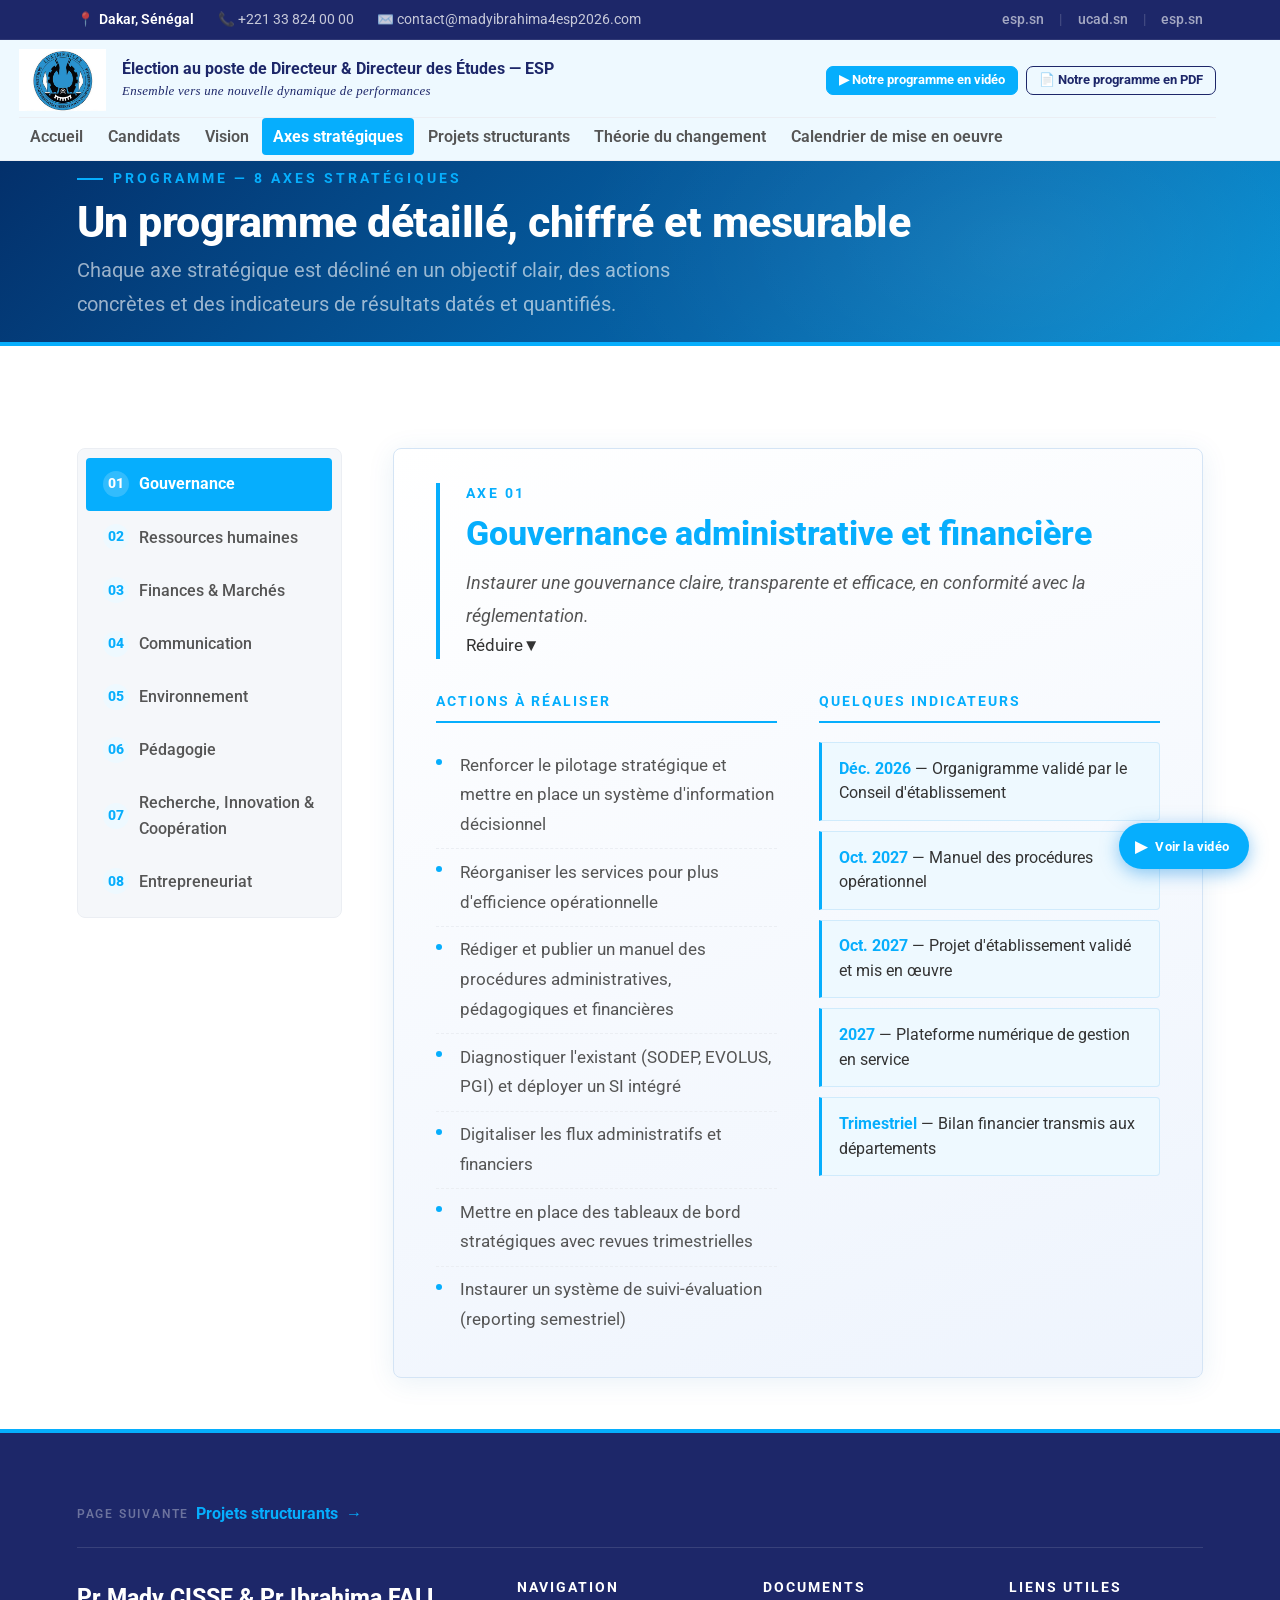
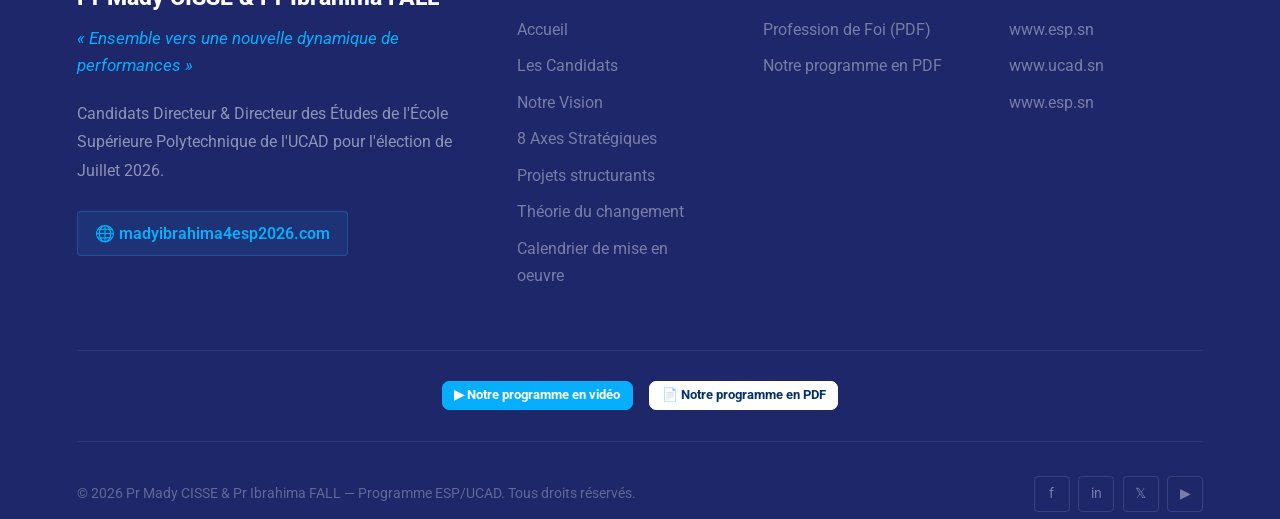
<file: programme.html>
<!DOCTYPE html>
<html lang="fr">
<head>
<meta charset="UTF-8">
<meta name="viewport" content="width=device-width, initial-scale=1.0">
<meta http-equiv="X-UA-Compatible" content="IE=edge">
<meta http-equiv="Referrer-Policy" content="strict-origin-when-cross-origin">
<title>Programme — 8 Axes Stratégiques · ESP/UCAD 2026</title>
<meta name="description" content="Programme détaillé, chiffré et mesurable — 8 axes stratégiques avec indicateurs de résultats datés et quantifiés pour l'ESP UCAD 2026.">
<meta name="robots" content="index, follow">
<link rel="canonical" href="https://www.madyibrahima4esp2026.com/programme.html">
<link rel="stylesheet" href="styles.css">
</head>
<body>

<!-- ══ TOPBAR ══ -->
<div class="topbar">
  <div class="tb-l">
    <span>📍 <strong>Dakar, Sénégal</strong></span>
    <span>📞 +221 33 824 00 00</span>
    <span>✉️ contact@madyibrahima4esp2026.com</span>
  </div>
  <div class="tb-r">
    <a href="https://www.esp.sn" target="_blank" rel="noopener noreferrer">esp.sn</a>
    <span class="sep">|</span>
    <a href="https://www.ucad.sn" target="_blank" rel="noopener noreferrer">ucad.sn</a>
    <span class="sep">|</span>
    <a href="https://www.esp.sn" target="_blank" rel="noopener noreferrer">esp.sn</a>
  </div>
</div>

<!-- ══ HEADER ══ -->
<header class="site-header">
  <div class="header-inner">
    <a href="index.html" class="brand" aria-label="Accueil">
      <div class="brand-logo">
        <img src="logo.jpg" alt="Logo ESP" onerror="this.style.display='none';this.parentNode.querySelector('.brand-logo-text').style.display='block'">
        <span class="brand-logo-text" style="display:none">ESP</span>
      </div>
      <div class="brand-text">
        <span class="brand-name">Élection au poste de Directeur &amp; Directeur des Études — ESP</span>
        <span class="brand-sub">Ensemble vers une nouvelle dynamique de performances</span>
      </div>
    </a>
    <div class="header-cta">
      <a href="index.html#video" class="nav-btn nav-btn-video">&#9654; Notre programme en vidéo</a>
      <a href="programme-complet.pdf" class="nav-btn nav-btn-pdf" download="Programme-ESP-UCAD-2026.pdf" target="_blank" rel="noopener noreferrer">&#128196; Notre programme en PDF</a>
    </div>
    <nav aria-label="Navigation principale">
      <ul class="main-nav">
        <li><a href="index.html">Accueil</a></li>
        <li><a href="candidats.html">Candidats</a></li>
        <li><a href="vision.html">Vision</a></li>
        <li><a href="programme.html" class="active">Axes strat&eacute;giques</a></li>
        <li><a href="projets.html">Projets structurants</a></li>
        <li><a href="theorie-du-changement.html">Théorie du changement</a></li>
        <li><a href="theorie-du-changement.html#calendrier">Calendrier de mise en oeuvre</a></li>

      </ul>
    </nav>
    <button class="burger" id="menuToggle" aria-label="Ouvrir le menu" aria-expanded="false">
      <span></span><span></span><span></span>
    </button>
  </div>
</header>

<nav class="mobile-nav" id="mobileNav" aria-label="Menu mobile">
  <button class="close-btn" id="closeMenu" aria-label="Fermer">✕</button>
  <a href="index.html">Accueil</a>
  <a href="candidats.html">Les Candidats</a>
  <a href="vision.html">Vision</a>
  <a href="programme.html">Axes strat&eacute;giques</a>
  <a href="projets.html">Projets structurants</a>
  <a href="theorie-du-changement.html">Théorie du changement</a>
  <a href="theorie-du-changement.html#calendrier">Calendrier de mise en oeuvre</a>
  <div class="mob-nav-actions">
    <a href="index.html#video" class="nav-btn nav-btn-video">&#9654; Notre programme en vidéo</a>
    <a href="programme-complet.pdf" class="nav-btn nav-btn-pdf" download="Programme-ESP-UCAD-2026.pdf" target="_blank" rel="noopener noreferrer">&#128196; Notre programme en PDF</a>
  </div>
</nav>

<!-- ══ PAGE BANNER ══ -->
<section class="page-banner">
  <div class="container">
    <div class="eyebrow">Programme — 8 Axes Stratégiques</div>
    <h1 class="page-banner-title">Un programme détaillé, chiffré et mesurable</h1>
    <p class="page-banner-sub">Chaque axe stratégique est décliné en un objectif clair, des actions concrètes et des indicateurs de résultats datés et quantifiés.</p>
  </div>
</section>

<!-- ══ PROGRAMME ══ -->
<section class="section programme" id="programme">
  <div class="container">
    <div class="prog-layout">
      <aside class="prog-sidebar">
        <ul class="prog-list" id="progList" role="tablist">
          <li class="prog-item active" role="tab" tabindex="0"><span class="pnum">01</span><span>Gouvernance</span></li>
          <li class="prog-item" role="tab" tabindex="0"><span class="pnum">02</span><span>Ressources humaines</span></li>
          <li class="prog-item" role="tab" tabindex="0"><span class="pnum">03</span><span>Finances &amp; Marchés</span></li>
          <li class="prog-item" role="tab" tabindex="0"><span class="pnum">04</span><span>Communication</span></li>
          <li class="prog-item" role="tab" tabindex="0"><span class="pnum">05</span><span>Environnement</span></li>
          <li class="prog-item" role="tab" tabindex="0"><span class="pnum">06</span><span>Pédagogie</span></li>
          <li class="prog-item" role="tab" tabindex="0"><span class="pnum">07</span><span>Recherche, Innovation &amp; Coopération</span></li>
          <li class="prog-item" role="tab" tabindex="0"><span class="pnum">08</span><span>Entrepreneuriat</span></li>
        </ul>
      </aside>
      <div class="prog-content">

        <div class="prog-panel active"><div class="prog-hdr"><div class="prog-axe">Axe 01</div><h2 class="prog-h3">Gouvernance administrative et financière</h2><p class="prog-obj">Instaurer une gouvernance claire, transparente et efficace, en conformité avec la réglementation.</p></div><div class="prog-body"><div class="prog-col"><h4>Actions à réaliser</h4><ul class="prog-acts"><li>Renforcer le pilotage stratégique et mettre en place un système d'information décisionnel</li><li>Réorganiser les services pour plus d'efficience opérationnelle</li><li>Rédiger et publier un manuel des procédures administratives, pédagogiques et financières</li><li>Diagnostiquer l'existant (SODEP, EVOLUS, PGI) et déployer un SI intégré</li><li>Digitaliser les flux administratifs et financiers</li><li>Mettre en place des tableaux de bord stratégiques avec revues trimestrielles</li><li>Instaurer un système de suivi-évaluation (reporting semestriel)</li></ul></div><div class="prog-col"><h4>Quelques indicateurs</h4><div class="prog-indic"><div class="indic"><strong>Déc. 2026</strong> — Organigramme validé par le Conseil d'établissement</div><div class="indic"><strong>Oct. 2027</strong> — Manuel des procédures opérationnel</div><div class="indic"><strong>Oct. 2027</strong> — Projet d'établissement validé et mis en œuvre</div><div class="indic"><strong>2027</strong> — Plateforme numérique de gestion en service</div><div class="indic"><strong>Trimestriel</strong> — Bilan financier transmis aux départements</div></div></div></div></div>

        <div class="prog-panel"><div class="prog-hdr"><div class="prog-axe">Axe 02</div><h2 class="prog-h3">Ressources humaines</h2><p class="prog-obj">Attirer, intégrer, former et fidéliser le personnel tout en renforçant la cohésion et la performance collective.</p></div><div class="prog-body"><div class="prog-col"><h4>Actions à réaliser</h4><ul class="prog-acts"><li>Réaliser l'audit du personnel et créer une base de données des compétences</li><li>Assurer l'adéquation Homme-Poste</li><li>Organiser l'accueil et l'intégration des nouvelles recrues</li><li>Établir un plan de formation continue et de carrière</li><li>Améliorer la prise en charge des vacataires</li><li>Développer une stratégie de recrutement pour PER et PATS</li><li>Mettre en place des actions pour le bien-être et la cohésion sociale</li></ul></div><div class="prog-col"><h4>Quelques indicateurs</h4><div class="prog-indic"><div class="indic"><strong>Juil. 2027</strong> — SIRH fonctionnel</div><div class="indic"><strong>Juil. 2027</strong> — Plan de renforcement de capacités disponible</div><div class="indic"><strong>Janv. 2027</strong> — Livret et procédure d'accueil PER et PATS</div><div class="indic"><strong>20%</strong> du PER et PATS bénéficient d'une formation continue annuellement</div><div class="indic"><strong>Nov. 2026</strong> — Comité des sages installé</div></div></div></div></div>

        <div class="prog-panel"><div class="prog-hdr"><div class="prog-axe">Axe 03</div><h2 class="prog-h3">Ressources financières et marchés</h2><p class="prog-obj">Assurer une gestion financière transparente et conforme à la réglementation.</p></div><div class="prog-body"><div class="prog-col"><h4>Actions à réaliser</h4><ul class="prog-acts"><li>Instaurer une comptabilité analytique par département</li><li>Élaborer un calendrier budgétaire annuel</li><li>Mettre en place des procédures standardisées pour les marchés</li><li>Renforcer les capacités du comité des marchés</li><li>Instaurer des dispositifs de contrôle et d'audit interne</li><li>Mettre en place un tableau de bord financier (suivi dépenses, engagements, trésorerie, paiements vacataires)</li><li>Digitaliser les processus financiers</li><li>Diversifier les sources de financement externes</li></ul></div><div class="prog-col"><h4>Quelques indicateurs</h4><div class="prog-indic"><div class="indic"><strong>Budget 2027</strong> — Calendrier budgétaire validé</div><div class="indic"><strong>Juil. 2027</strong> — Manuel des procédures de passation des marchés</div><div class="indic"><strong>Juil. 2027</strong> — Rapport semestriel de contrôle et audit</div><div class="indic"><strong>≥ 80%</strong> des marchés du PPM exécutés et payés en 2027</div><div class="indic"><strong>30%</strong> du budget 2028 issu de partenariats</div></div></div></div></div>

        <div class="prog-panel"><div class="prog-hdr"><div class="prog-axe">Axe 04</div><h2 class="prog-h3">Communication interne et externe</h2><p class="prog-obj">Améliorer la circulation de l'information et renforcer la visibilité de l'ESP.</p></div><div class="prog-body"><div class="prog-col"><h4>Actions à réaliser</h4><ul class="prog-acts"><li>Mettre en place un service de communication dynamique</li><li>Déployer un plan de communication et renforcer la présence digitale</li><li>Construire un portail web et des outils numériques</li><li>Assurer une présence dans les médias et événements</li><li>Mettre en place des routines d'information interne</li><li>Développer des actions de lobbying et relations partenariales</li><li>Organiser des activités citoyennes</li></ul></div><div class="prog-col"><h4>Quelques indicateurs</h4><div class="prog-indic"><div class="indic"><strong>Janv. 2027</strong> — Service de communication opérationnel</div><div class="indic"><strong>Janv. 2027</strong> — Plan de communication déployé</div><div class="indic"><strong>2027</strong> — Portail web + 4 outils numériques lancés</div><div class="indic">Réunion d'information <strong>tous les 2 mois</strong></div><div class="indic">Au moins <strong>2 activités citoyennes</strong> par année</div></div></div></div></div>

        <div class="prog-panel"><div class="prog-hdr"><div class="prog-axe">Axe 05</div><h2 class="prog-h3">Environnement de travail et cadre de vie</h2><p class="prog-obj">Offrir un environnement sécurisé et attractif pour le personnel et les étudiants.</p></div><div class="prog-body"><div class="prog-col"><h4>Actions à réaliser</h4><ul class="prog-acts"><li>Programme de rénovation et d'extension des infrastructures</li><li>Construction de nouveaux bâtiments : Tours de la pédagogie, Tour de la recherche et de l'innovation</li><li>Bibliothèque moderne avec espace numérique</li><li>Rénover l'infrastructure réseau et construire un data center</li><li>Améliorer la sécurité et l'aménagement</li><li>Aménager et équiper les salles de classe et bureaux</li><li>Promouvoir l'autonomie en énergie et eau</li></ul></div><div class="prog-col"><h4>Quelques indicateurs</h4><div class="prog-indic"><div class="indic"><strong>Déc. 2026</strong> — Bureau et salle de classe témoins disponibles</div><div class="indic"><strong>2027</strong> — 30% des salles et bureaux aménagés</div><div class="indic"><strong>2027</strong> — Dossiers administratifs pour l'édification des tours bouclés</div><div class="indic"><strong>2028</strong> — Tour de la recherche &amp; de l'innovation lancée</div><div class="indic"><strong>2028</strong> — Data center installé et fonctionnel</div><div class="indic">Au bout de <strong>3 ans</strong> — toutes les salles aménagées</div></div></div></div></div>

        <div class="prog-panel"><div class="prog-hdr"><div class="prog-axe">Axe 06</div><h2 class="prog-h3">Pédagogie</h2><p class="prog-obj">Mettre en place une nouvelle architecture pédagogique améliorant la qualité des apprentissages et l'employabilité.</p></div><div class="prog-body"><div class="prog-col"><h4>Actions à réaliser</h4><ul class="prog-acts"><li>Renforcer le Directeur des Études</li><li>Mettre en place des classes préparatoires intégrées (ECG et scientifique)</li><li>Instaurer la bimodalité dans les enseignements</li><li>Réviser et actualiser les programmes ; créer de nouvelles filières</li><li>Former les enseignants sur les méthodes actives et outils numériques</li><li>Élaborer la stratégie TICEs et IA</li><li>Structurer et promouvoir la mobilité entrante et sortante</li><li>Structurer et harmoniser les pratiques pédagogiques</li><li>Implémenter le concept de « projet libre »</li></ul></div><div class="prog-col"><h4>Quelques indicateurs</h4><div class="prog-indic"><div class="indic"><strong>Oct. 2027 au plus tard</strong> — Le Directeur des Etudes est renforcé dans ses missions</div><div class="indic">Un (01) modèle d'enseignement/apprentissage en bimodal intégrant les TICEs et l'IA pour l'ESP est mis en place en <strong>2027</strong></div><div class="indic">Une structure en charge de la qualité est mise en place et fonctionnelle au plus tard en <strong>Oct. 2027</strong></div><div class="indic"><strong>Oct. 2028</strong> — Classes prépa ECG et scientifique lancées</div><div class="indic"><strong>2028</strong> — Au moins 5 nouvelles filières lancées</div><div class="indic"><strong>Oct. 2028</strong> — Bimodalité dans 50% des départements</div><div class="indic"><strong>Oct. 2029</strong> — Bimodalité dans tous les départements</div></div></div></div></div>

        <div class="prog-panel"><div class="prog-hdr"><div class="prog-axe">Axe 07</div><h2 class="prog-h3">Recherche — Innovation — Coopération</h2><p class="prog-obj">Assurer une recherche innovante orientée développement pour accroître la production scientifique, valoriser les résultats et renforcer l'impact socio-économique.</p></div><div class="prog-body"><div class="prog-col"><h4>Actions à réaliser</h4><ul class="prog-acts"><li>Mettre en place un Centre de recherche et d'innovation (CRI ESP Innov)</li><li>Évaluer, restructurer et renforcer le dispositif de financement interne existant</li><li>Mettre en place une structure chargée de la veille et de l'accompagnement des chercheurs en montage de projets</li><li>Valoriser les résultats de la recherche</li><li>Développer la coopération scientifique et technique</li><li>Développer des partenariats nationaux et internationaux</li><li>Équiper les laboratoires et plateaux technologiques</li></ul></div><div class="prog-col"><h4>Quelques indicateurs</h4><div class="prog-indic"><div class="indic"><strong>Budget 2027</strong> — Fond de financement de la recherche augmenté de 50 %</div><div class="indic"><strong>2027</strong> — 20 % des chercheurs ont bénéficié d'au moins un programme de formation/accompagnement</div><div class="indic"><strong>2027</strong> — 10 % des chercheurs ont soumis des demandes de financement à des appels à projets nationaux/internationaux</div><div class="indic"><strong>Janv. 2028</strong> — Structure de veille et d'accompagnement des chercheurs en montage de projets mise en place</div><div class="indic"><strong>2028</strong> — Au moins 3 projets interdisciplinaires lancés</div><div class="indic"><strong>2028</strong> — Au moins 2 projets de partenariats nationaux/internationaux lancés</div><div class="indic"><strong>Annuel</strong> — Au moins 1 événement dédié à la recherche, à l'innovation et à l'entrepreneuriat</div><div class="indic">Au moins <strong>5 missions d'expertise</strong> organisées par année</div></div></div></div></div>

        <div class="prog-panel"><div class="prog-hdr"><div class="prog-axe">Axe 08</div><h2 class="prog-h3">Entrepreneuriat</h2><p class="prog-obj">Développer un écosystème d'entrepreneuriat transformant les résultats de recherche et compétences étudiantes en projets viables, entreprises et services utiles à la communauté.</p></div><div class="prog-body"><div class="prog-col"><h4>Actions à réaliser</h4><ul class="prog-acts"><li>Mettre en place un Centre de Ressources et d'Expertise (CRE ESP Entreprise)</li><li>Intégrer l'entrepreneuriat dans tous les cursus de formation (modules obligatoires/optionnels, projets, conventions stage-entrepreneuriat)</li><li>Intégrer des modules d'entreprenariat et de projets dans les programmes de formation</li><li>Renforcer et promouvoir la Forge Ndiaga NDIAYE</li><li>Mettre en place un dispositif de veille et d'accompagnement des étudiants et des enseignants/chercheurs pour la participation aux concours (Hackathon, challenges, etc.)</li><li>Lancer un programme d'accompagnement entrepreneurial (formation à la création, coachings, bootcamps, mentoring par professionnels)</li><li>Mettre en place un dispositif de financement d'amorçage (fonds internes, bourses projets, concours) et faciliter l'accès aux financements externes</li><li>Établir des partenariats entreprises/investisseurs et un réseau d'alumni entrepreneurs pour mentoring et mise en marché</li><li>Installer un service juridique (propriété intellectuelle, contrats, modèle économique) pour sécuriser et valoriser les résultats</li></ul></div><div class="prog-col"><h4>Quelques indicateurs</h4><div class="prog-indic"><div class="indic">Modules d'entrepreneuriat intégrés dans les programmes de <strong>tous les cycles</strong></div><div class="indic">Au moins <strong>05 startups</strong> incubées dans la Forge Ndiaga NDIAYE par an dès 2027</div><div class="indic"><strong>Oct. 2028</strong> — Réseau alumni entrepreneurs de l'ESP lancé</div><div class="indic">Au moins <strong>01 concours</strong> sur l'entrepreneuriat lancé en 2028 par l'ESP sur fonds propres</div><div class="indic"><strong>Oct. 2027</strong> — Dispositif de veille et d'accompagnement opérationnel</div><div class="indic"><strong>Oct. 2028</strong> — Conseiller juridique intégré dans la Forge Ndiaga NDIAYE</div><div class="indic"><strong>100M FCFA</strong> injectés en amorçage an 1, <strong>150M</strong> an 2</div></div></div></div></div>

      </div>
    </div>
  </div>
</section>

<!-- ══ FOOTER ══ -->
<footer>
  <div class="footer-next-bar">
    <span class="fnb-label">Page suivante</span>
    <a href="projets.html" class="fnb-link">Projets structurants <span class="fnb-arrow">&#8594;</span></a>
  </div>
  <div class="footer-top">
    <div>
      <div class="foot-name">Pr Mady CISSE &amp; Pr Ibrahima FALL</div>
      <div class="foot-tag">« Ensemble vers une nouvelle dynamique de performances »</div>
      <p class="foot-desc">Candidats Directeur &amp; Directeur des Études de l'École Supérieure Polytechnique de l'UCAD pour l'élection de Juillet 2026.</p>
      <a href="https://www.madyibrahima4esp2026.com" class="foot-link" rel="noopener noreferrer">🌐 madyibrahima4esp2026.com</a>
    </div>
    <div class="footer-col">
      <h4>Navigation</h4>
      <ul>
        <li><a href="index.html">Accueil</a></li>
        <li><a href="candidats.html">Les Candidats</a></li>
        <li><a href="vision.html">Notre Vision</a></li>
        <li><a href="programme.html">8 Axes Stratégiques</a></li>
        <li><a href="projets.html">Projets structurants</a></li>
        <li><a href="theorie-du-changement.html">Théorie du changement</a></li>
        <li><a href="theorie-du-changement.html#calendrier">Calendrier de mise en oeuvre</a></li>
      </ul>
    </div>
    <div class="footer-col">
      <h4>Documents</h4>
      <ul>
        <li><a href="profession-de-foi.pdf" target="_blank" rel="noopener noreferrer">Profession de Foi (PDF)</a></li>
        <li><a href="programme-complet.pdf" download="Programme-ESP-UCAD-2026.pdf" target="_blank" rel="noopener noreferrer">Notre programme en PDF</a></li>
        </ul>
    </div>
    <div class="footer-col">
      <h4>Liens utiles</h4>
      <ul>
        <li><a href="https://www.esp.sn" target="_blank" rel="noopener noreferrer">www.esp.sn</a></li>
        <li><a href="https://www.ucad.sn" target="_blank" rel="noopener noreferrer">www.ucad.sn</a></li>
        <li><a href="https://www.esp.sn" target="_blank" rel="noopener noreferrer">www.esp.sn</a></li>
        </ul>
    </div>
  </div>
  <div class="footer-vid-cta">
    <a href="index.html#video" class="nav-btn nav-btn-video">&#9654; Notre programme en vidéo</a>
    <a href="programme-complet.pdf" class="nav-btn nav-btn-pdf" download="Programme-ESP-UCAD-2026.pdf" target="_blank" rel="noopener noreferrer">&#128196; Notre programme en PDF</a>
  </div>
  <div class="footer-bot">
    <p class="footer-copy">© 2026 Pr Mady CISSE &amp; Pr Ibrahima FALL — Programme ESP/UCAD. Tous droits réservés.</p>
    <div class="socials">
      <a href="#" class="soc" aria-label="Facebook" rel="noopener noreferrer">f</a>
      <a href="#" class="soc" aria-label="LinkedIn" rel="noopener noreferrer">in</a>
      <a href="#" class="soc" aria-label="Twitter / X" rel="noopener noreferrer">𝕏</a>
      <a href="#" class="soc" aria-label="YouTube" rel="noopener noreferrer">▶</a>
    </div>
  </div>

</footer>

<script src="main.js" defer></script>
<a href="index.html#video" class="float-vid" aria-label="Voir la vidéo"><span class="fv-icon">&#9654;</span><span class="fv-label">Voir la vidéo</span></a>
</body>
</html>
</file>
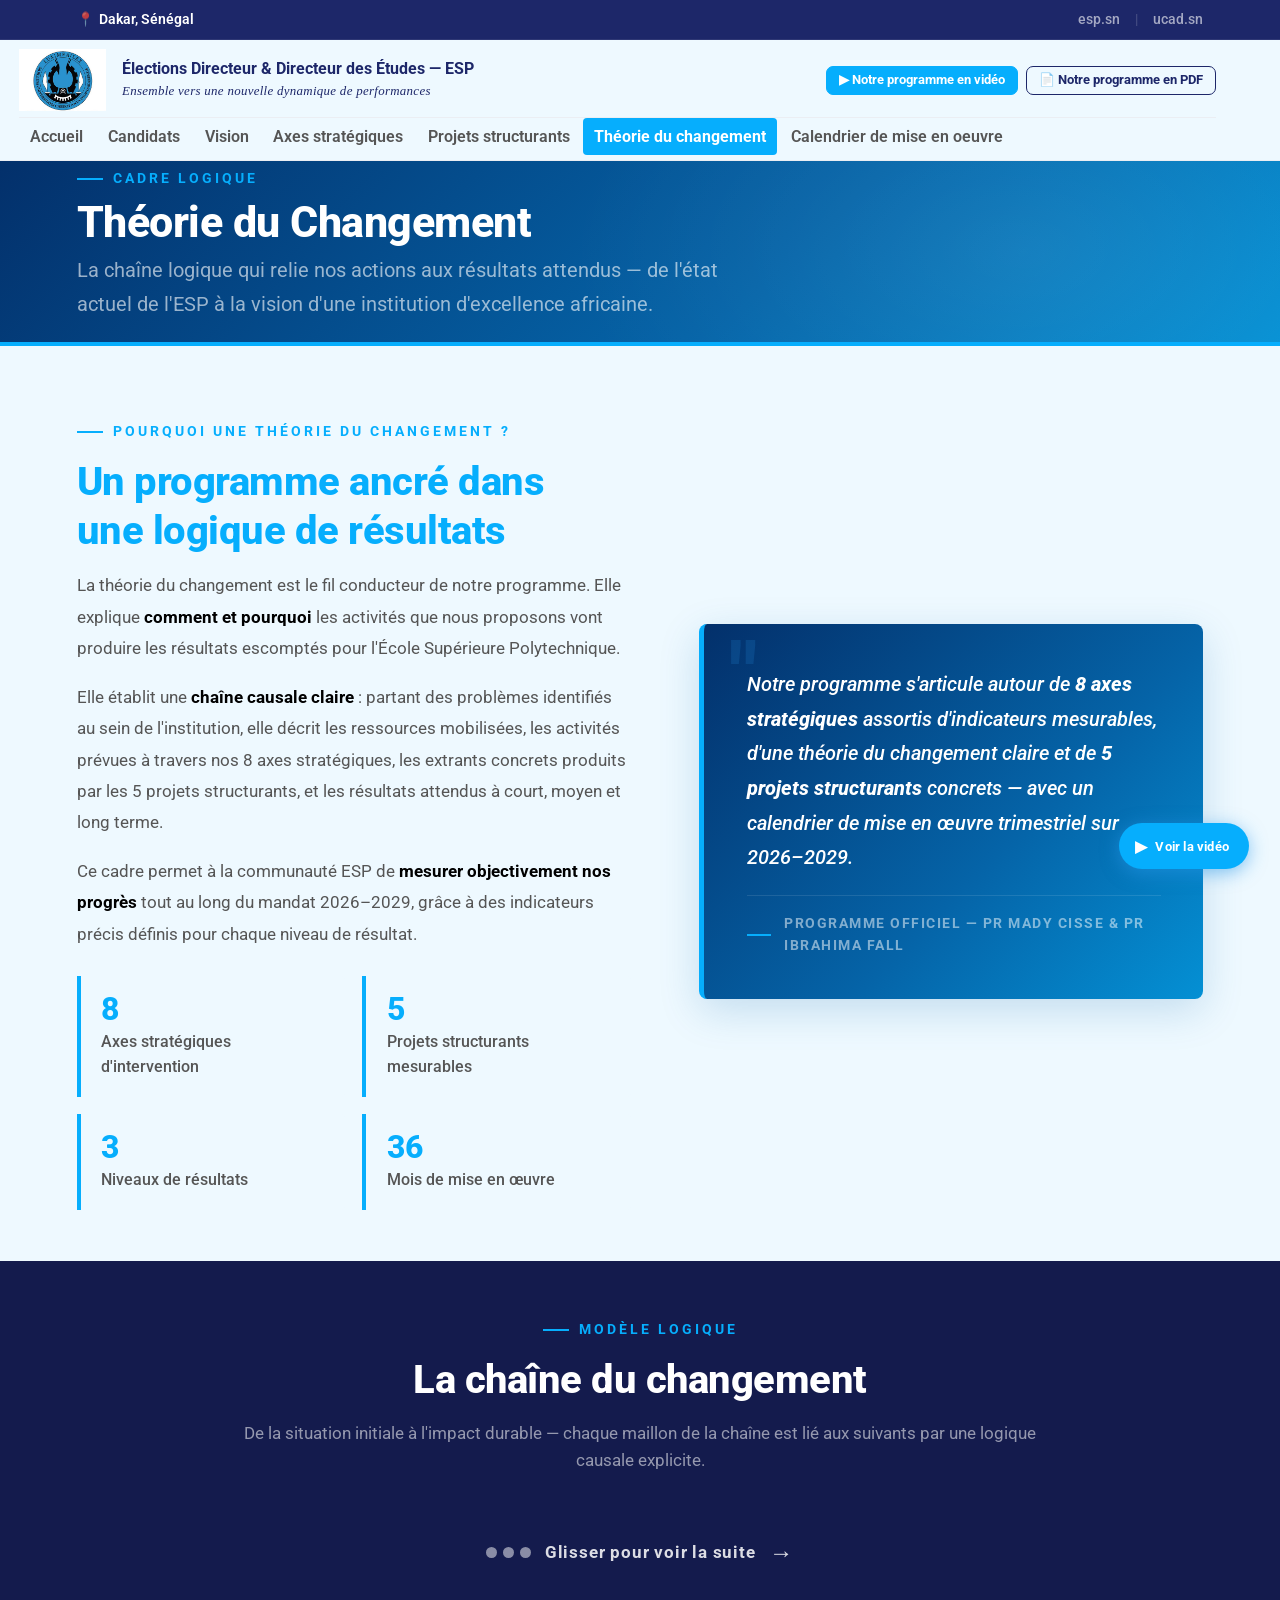
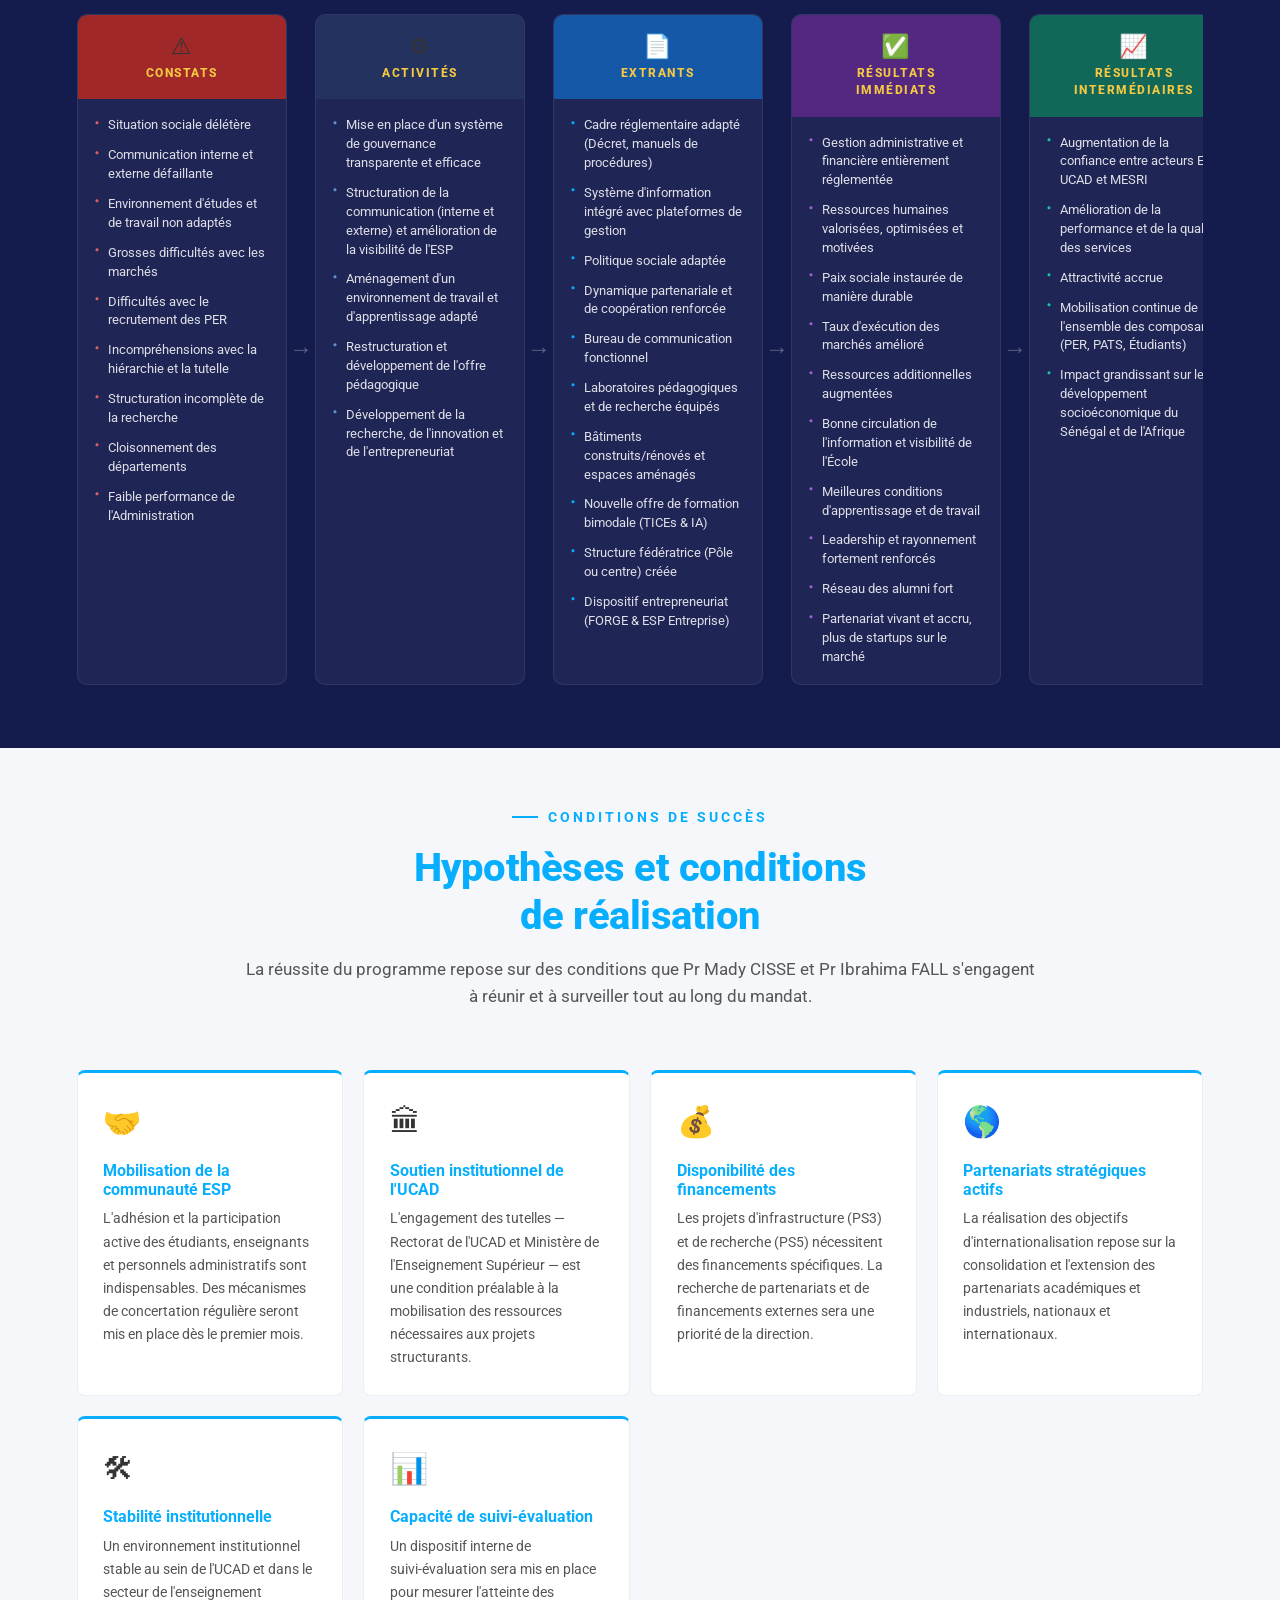
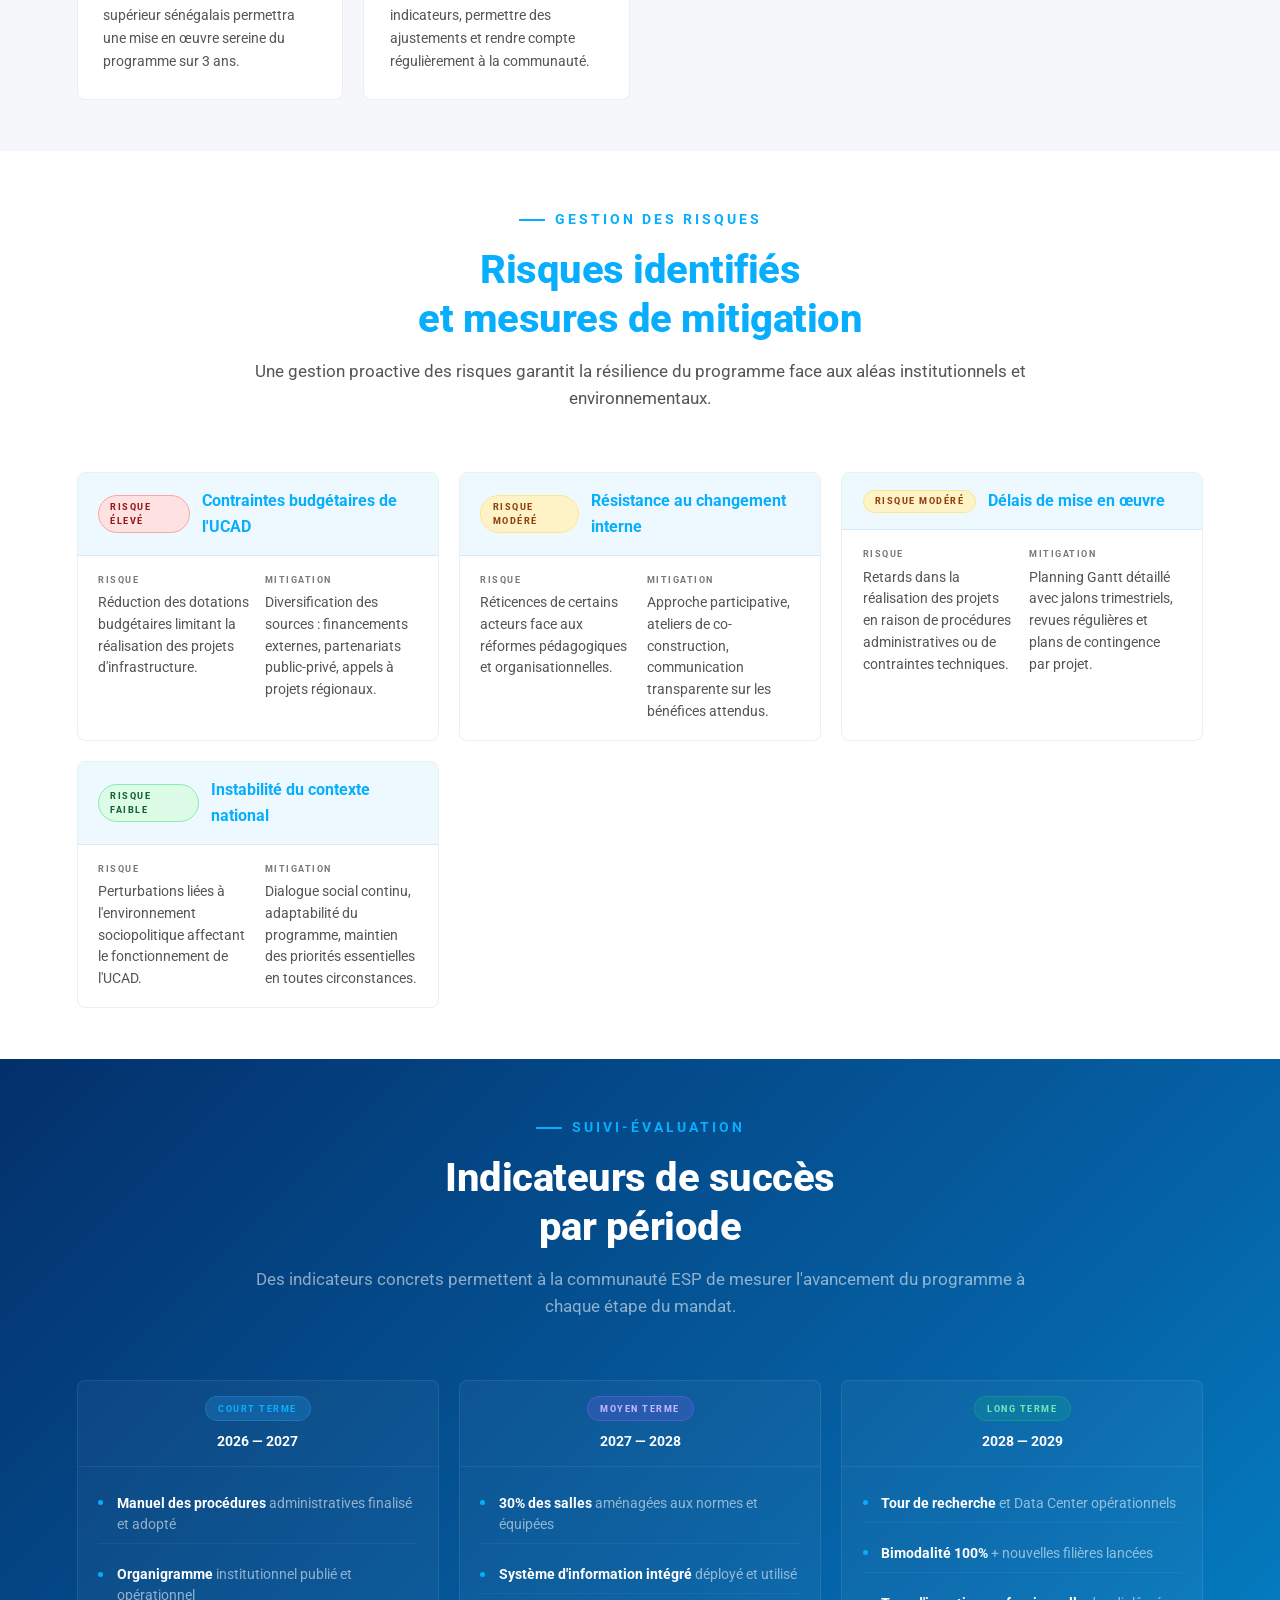
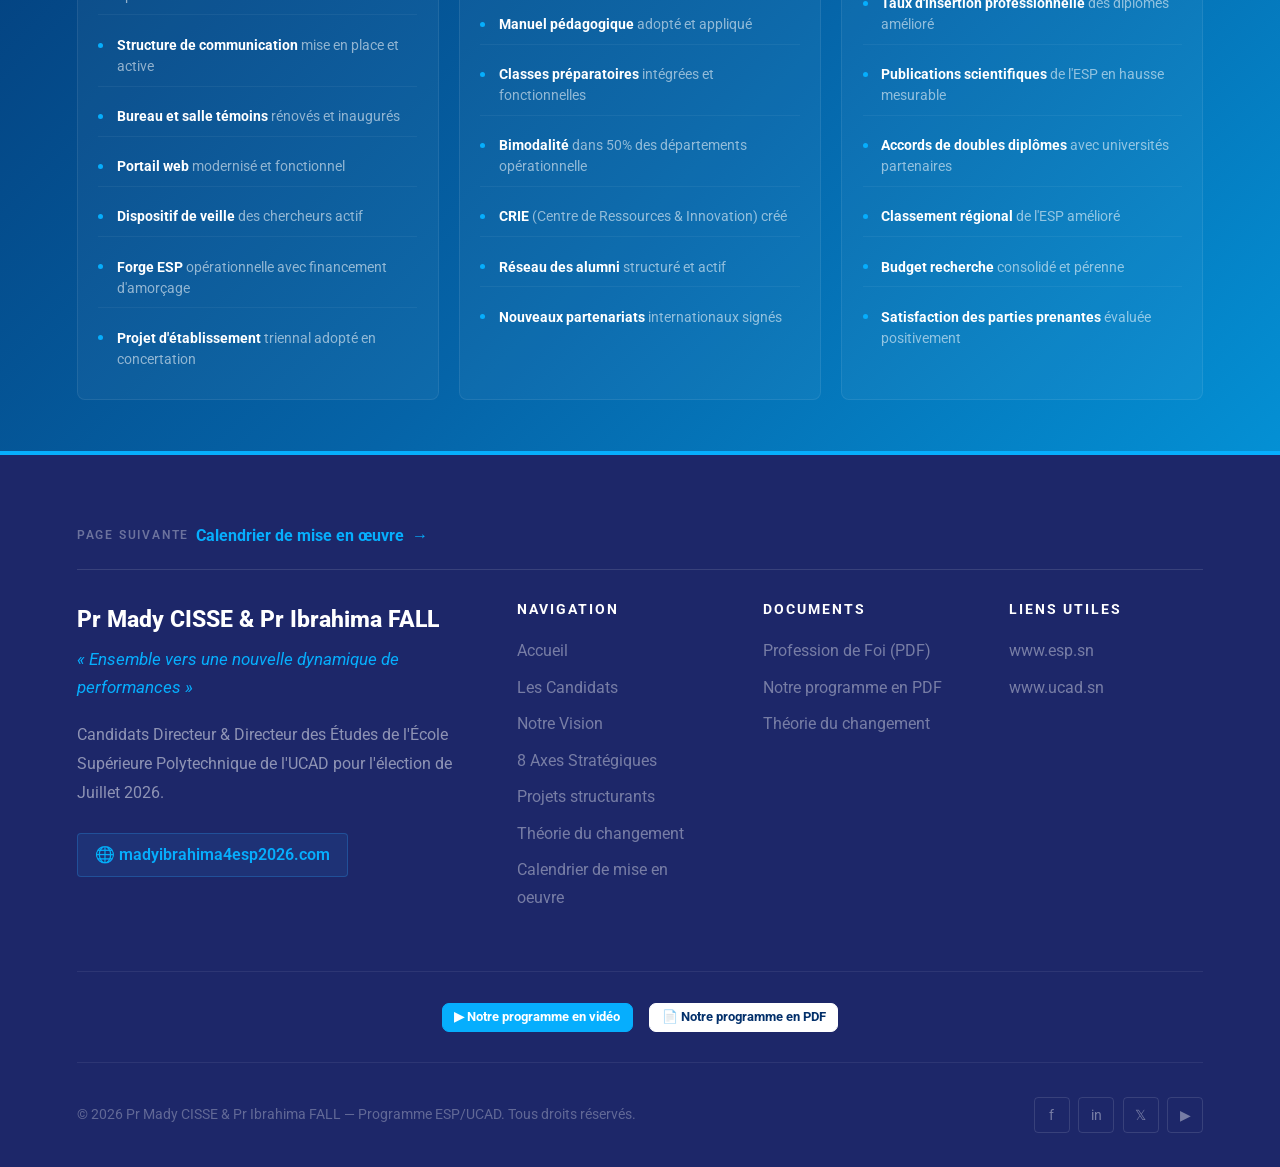
<file: theorie-du-changement.html>
<!DOCTYPE html>
<html lang="fr">
<head>
<meta charset="UTF-8">
<meta name="viewport" content="width=device-width, initial-scale=1.0">
<meta http-equiv="X-UA-Compatible" content="IE=edge">
<meta http-equiv="Referrer-Policy" content="strict-origin-when-cross-origin">
<title>Théorie du Changement — Pr Mady CISSE &amp; Pr Ibrahima FALL · ESP/UCAD 2026</title>
<meta name="description" content="La théorie du changement et le calendrier Gantt de mise en œuvre du programme de Pr Mady CISSE et Pr Ibrahima FALL pour l'ESP UCAD 2026–2029.">
<meta name="robots" content="index, follow">
<link rel="canonical" href="https://www.madyibrahima4esp2026.com/theorie-du-changement.html">
<link rel="preconnect" href="https://fonts.googleapis.com">
<link rel="preconnect" href="https://fonts.gstatic.com" crossorigin>
<link href="https://fonts.googleapis.com/css2?family=Montserrat:wght@300;400;600;700;800;900&display=swap" rel="stylesheet">
<link rel="stylesheet" href="styles.css">
<style>
/* ══ THÉORIE DU CHANGEMENT — styles spécifiques ══ */

/* Intro */
.tdc-intro-grid {
  display: grid;
  grid-template-columns: 1.1fr 1fr;
  gap: 4rem;
  align-items: center;
  margin-top: 1rem;
}
.tdc-intro-text p {
  font-size: var(--text-base);
  line-height: 1.85;
  color: var(--text-mid);
  margin-bottom: 1rem;
}
.tdc-intro-text p strong { color: var(--black); }
.tdc-intro-quote {
  background: var(--esp-navy);
  border-radius: var(--r-lg);
  padding: 2.5rem;
  border-left: 5px solid var(--esp-blue);
  position: relative;
  box-shadow: var(--shadow-lg);
}
.tdc-intro-quote::before {
  content: '"';
  position: absolute; top: .5rem; left: 1.5rem;
  font-size: 5rem; color: rgba(40,151,232,.18);
  line-height: 1; font-weight: 900;
}
.tdc-intro-quote p {
  font-size: var(--text-lg);
  line-height: 1.7;
  color: var(--white);
  font-style: italic;
  margin-bottom: 1.2rem;
  position: relative; z-index: 1;
}
.tdc-intro-quote p strong { color: var(--esp-blue); }
.tdc-intro-quote-attr {
  display: flex; align-items: center; gap: .8rem;
  padding-top: 1rem;
  border-top: 1px solid rgba(255,255,255,.1);
}
.tdc-attr-line { width: 24px; height: 2px; background: var(--esp-blue); flex-shrink: 0; }
.tdc-attr-txt {
  font-size: var(--text-xs); font-weight: 700;
  text-transform: uppercase; letter-spacing: 1.5px;
  color: rgba(255,255,255,.5);
}

/* ── Chaîne logique ── */
.tdc-chain-section { background: var(--esp-navy); }
.tdc-chain-section .eyebrow { color: var(--esp-blue); }
.tdc-chain-section .eyebrow::before { background: var(--esp-blue); }
.tdc-chain-section .section-hd.center .eyebrow { justify-content: center; }
.tdc-chain-section .section-title { color: var(--white); }
.tdc-chain-section .section-intro { color: rgba(255,255,255,.55); }

.tdc-chain {
  display: flex;
  align-items: stretch;
  gap: 0;
  margin-top: 2.5rem;
  overflow-x: auto;
  padding-bottom: .5rem;
}

.tdc-node {
  flex: 1;
  min-width: 170px;
  background: rgba(255,255,255,.04);
  border: 1px solid rgba(255,255,255,.09);
  border-radius: var(--r-lg);
  overflow: hidden;
  transition: transform .25s, box-shadow .25s;
  position: relative;
}
.tdc-node:hover {
  transform: translateY(-4px);
  box-shadow: 0 12px 36px rgba(0,0,0,.4);
}
.tdc-node-hd {
  padding: .8rem 1rem;
  font-size: 9px;
  font-weight: 800;
  text-transform: uppercase;
  letter-spacing: 2px;
  display: flex;
  align-items: center;
  gap: .5rem;
}
.tdc-node-icon { font-size: 1rem; }
.tdc-node-body { padding: 1rem 1rem 1.2rem; }
.tdc-node-body ul { list-style: none; }
.tdc-node-body ul li {
  font-size: var(--text-xs);
  color: rgba(255,255,255,.65);
  padding: .35rem 0 .35rem .9rem;
  border-bottom: 1px solid rgba(255,255,255,.06);
  position: relative;
  line-height: 1.45;
}
.tdc-node-body ul li:last-child { border-bottom: none; }
.tdc-node-body ul li::before {
  content: '';
  position: absolute; left: 0; top: .7rem;
  width: 5px; height: 5px;
  border-radius: 50%;
  flex-shrink: 0;
}

/* Couleurs des nœuds */
.tdc-node.n-prob .tdc-node-hd { background: rgba(220,38,38,.25); color: #fca5a5; }
.tdc-node.n-prob .tdc-node-body ul li::before { background: #fca5a5; }

.tdc-node.n-res .tdc-node-hd { background: rgba(234,179,8,.2); color: #fde68a; }
.tdc-node.n-res .tdc-node-body ul li::before { background: #fde68a; }

.tdc-node.n-act .tdc-node-hd { background: rgba(40,151,232,.3); color: var(--esp-blue); }
.tdc-node.n-act .tdc-node-body ul li::before { background: var(--esp-blue); }

.tdc-node.n-ext .tdc-node-hd { background: rgba(139,92,246,.25); color: #c4b5fd; }
.tdc-node.n-ext .tdc-node-body ul li::before { background: #c4b5fd; }

.tdc-node.n-res2 .tdc-node-hd { background: rgba(16,185,129,.25); color: #6ee7b7; }
.tdc-node.n-res2 .tdc-node-body ul li::before { background: #6ee7b7; }

.tdc-node.n-imp .tdc-node-hd { background: rgba(255,255,255,.12); color: #fff; border-top: 2px solid var(--esp-blue); }
.tdc-node.n-imp .tdc-node-body ul li::before { background: var(--white); }
.tdc-node.n-imp .tdc-node-body ul li { color: rgba(255,255,255,.8); }

.tdc-arrow {
  display: flex;
  align-items: center;
  justify-content: center;
  flex-shrink: 0;
  width: 32px;
  color: rgba(255,255,255,.25);
  font-size: 1.4rem;
  user-select: none;
}

/* ── Axes → Résultats ── */
.tdc-axes-section { background: var(--white); }

.tdc-axes-grid {
  display: grid;
  grid-template-columns: repeat(auto-fit, minmax(300px, 1fr));
  gap: 1.2rem;
  margin-top: 2.5rem;
}
.tdc-axe-card {
  background: var(--white);
  border: 1px solid var(--gray-200);
  border-radius: var(--r-lg);
  overflow: hidden;
  transition: transform .25s, box-shadow .25s;
}
.tdc-axe-card:hover { transform: translateY(-4px); box-shadow: var(--shadow-lg); }
.tdc-axe-hd {
  background: var(--esp-navy);
  padding: 1rem 1.3rem;
  display: flex;
  align-items: center;
  gap: .9rem;
}
.tdc-axe-num {
  width: 36px; height: 36px; border-radius: 50%;
  background: var(--esp-blue);
  color: var(--white);
  display: flex; align-items: center; justify-content: center;
  font-size: var(--text-xs); font-weight: 900;
  flex-shrink: 0;
}
.tdc-axe-title { font-size: var(--text-sm); font-weight: 700; color: var(--white); line-height: 1.3; }
.tdc-axe-body { padding: 1.2rem 1.3rem; }
.tdc-axe-body .tdc-label {
  font-size: 9px; font-weight: 700; text-transform: uppercase;
  letter-spacing: 1.8px; color: var(--esp-blue);
  margin-bottom: .5rem; display: block;
}
.tdc-axe-body ul { list-style: none; }
.tdc-axe-body ul li {
  font-size: var(--text-xs);
  color: var(--text-mid);
  padding: .3rem 0 .3rem 1.1rem;
  position: relative;
  border-bottom: 1px dashed var(--gray-200);
  line-height: 1.5;
}
.tdc-axe-body ul li:last-child { border-bottom: none; }
.tdc-axe-body ul li::before {
  content: '→';
  position: absolute; left: 0;
  color: var(--esp-blue); font-weight: 700; font-size: .75rem;
}

/* ── Hypothèses ── */
.tdc-hyp-section { background: var(--gray-100); }

.tdc-hyp-grid {
  display: grid;
  grid-template-columns: repeat(auto-fit, minmax(240px, 1fr));
  gap: 1.2rem;
  margin-top: 2.5rem;
}
.tdc-hyp-card {
  background: var(--white);
  border: 1px solid var(--gray-200);
  border-radius: var(--r-lg);
  padding: 1.5rem;
  border-top: 3px solid var(--esp-blue);
  transition: transform .25s, box-shadow .25s;
}
.tdc-hyp-card:hover { transform: translateY(-3px); box-shadow: var(--shadow); }
.tdc-hyp-icon { font-size: 1.8rem; margin-bottom: .8rem; }
.tdc-hyp-card h4 {
  font-size: var(--text-sm); font-weight: 700;
  color: var(--esp-navy); margin-bottom: .5rem;
}
.tdc-hyp-card p { font-size: var(--text-xs); color: var(--text-mid); line-height: 1.7; }

/* ── Risques & Mitigation ── */
.tdc-risk-section { background: var(--white); }
.tdc-risk-grid {
  display: grid;
  grid-template-columns: repeat(auto-fit, minmax(280px, 1fr));
  gap: 1.2rem;
  margin-top: 2.5rem;
}
.tdc-risk-card {
  border: 1px solid var(--gray-200);
  border-radius: var(--r-lg);
  overflow: hidden;
  transition: box-shadow .25s;
}
.tdc-risk-card:hover { box-shadow: var(--shadow); }
.tdc-risk-hd {
  background: var(--esp-blue-bg);
  padding: .9rem 1.2rem;
  display: flex; align-items: center; gap: .7rem;
  border-bottom: 1px solid rgba(5,100,168,.1);
}
.tdc-risk-badge {
  font-size: 9px; font-weight: 800; text-transform: uppercase;
  letter-spacing: 1.5px; padding: .2rem .65rem;
  border-radius: 100px;
}
.badge-high { background: #fee2e2; color: #991b1b; border: 1px solid #fca5a5; }
.badge-med  { background: #fef3c7; color: #92400e; border: 1px solid #fde68a; }
.badge-low  { background: #dcfce7; color: #166534; border: 1px solid #86efac; }
.tdc-risk-hd-title { font-size: var(--text-sm); font-weight: 700; color: var(--esp-navy); }
.tdc-risk-body { padding: 1rem 1.2rem; }
.tdc-risk-row { display: grid; grid-template-columns: 1fr 1fr; gap: .8rem; }
.tdc-risk-col-lbl {
  font-size: 9px; font-weight: 700; text-transform: uppercase;
  letter-spacing: 1.5px; color: var(--text-lt); margin-bottom: .3rem;
}
.tdc-risk-col p { font-size: var(--text-xs); color: var(--text-mid); line-height: 1.6; }

/* ── Indicateurs de succès ── */
.tdc-indic-section { background: var(--esp-navy); }
.tdc-indic-section .section-title { color: var(--white); }
.tdc-indic-section .section-intro { color: rgba(255,255,255,.55); }
.tdc-indic-section .eyebrow { color: var(--esp-blue); }
.tdc-indic-section .eyebrow::before { background: var(--esp-blue); }
.tdc-indic-section .section-hd.center .eyebrow { justify-content: center; }

.tdc-indic-grid {
  display: grid;
  grid-template-columns: repeat(3, 1fr);
  gap: 1.2rem;
  margin-top: 2.5rem;
}
.tdc-indic-col {
  background: rgba(255,255,255,.04);
  border: 1px solid rgba(255,255,255,.08);
  border-radius: var(--r-lg);
  overflow: hidden;
}
.tdc-indic-col-hd {
  padding: .9rem 1.2rem;
  display: flex; align-items: center; gap: .7rem;
  border-bottom: 1px solid rgba(255,255,255,.07);
}
.tdc-indic-col-hd .tdc-period {
  font-size: 9px; font-weight: 800; text-transform: uppercase;
  letter-spacing: 1.5px; padding: .25rem .75rem;
  border-radius: 100px;
}
.period-ct { background: rgba(40,151,232,.25); color: var(--esp-blue); border: 1px solid rgba(40,151,232,.4); }
.period-mt { background: rgba(139,92,246,.2); color: #c4b5fd; border: 1px solid rgba(139,92,246,.4); }
.period-lt { background: rgba(16,185,129,.2); color: #6ee7b7; border: 1px solid rgba(16,185,129,.4); }
.tdc-indic-col-title {
  font-size: var(--text-xs); font-weight: 700; color: var(--white); line-height: 1.3;
}
.tdc-indic-list { padding: 1rem 1.2rem 1.2rem; list-style: none; }
.tdc-indic-list li {
  font-size: var(--text-xs);
  color: rgba(255,255,255,.55);
  padding: .5rem 0 .5rem 1.1rem;
  border-bottom: 1px solid rgba(255,255,255,.05);
  position: relative;
  line-height: 1.55;
}
.tdc-indic-list li:last-child { border-bottom: none; }
.tdc-indic-list li::before {
  content: '';
  position: absolute; left: 0; top: .95rem;
  width: 5px; height: 5px; border-radius: 50%;
  background: var(--esp-blue);
}
.tdc-indic-list li strong { color: var(--white); font-weight: 700; }

/* ── Image théorie du changement ── */
.tdc-theory-img {
  margin-top: 2.5rem;
  text-align: center;
}
.tdc-theory-img img {
  width: 100%;
  max-width: 1100px;
  height: auto;
  border-radius: var(--r-lg);
  box-shadow: 0 8px 40px rgba(0,0,0,.35);
  display: inline-block;
}

/* ── Gantt dans théorie du changement ── */
.tdc-gantt-section { background: var(--gray-100); }

/* ── Chaîne de changement — layout horizontal en cartes ── */
.tdc-chain-section { background: #141b4d !important; }
.tdc-chain-section .section-title { color: #fff; }
.tdc-chain-section .section-intro { color: rgba(255,255,255,.55); }
.tdc-chain-flow {
  display: flex; align-items: stretch; gap: 0;
  margin-top: 2.5rem; overflow-x: auto; padding-bottom: .75rem;
  min-width: 0;
}
.tcf-col {
  flex: 1; min-width: 210px;
  border-radius: 10px; overflow: hidden;
  display: flex; flex-direction: column;
  background: rgba(255,255,255,.05);
  border: 1px solid rgba(255,255,255,.08);
}
.tcf-header {
  padding: 1.2rem 1rem 1rem;
  text-align: center;
  display: flex; flex-direction: column;
  align-items: center; gap: .4rem;
}
.tcf-icon { font-size: 1.35rem; line-height: 1; }
.tcf-header h4 {
  font-size: .72rem; font-weight: 800;
  text-transform: uppercase; letter-spacing: 1.5px;
  color: #f5c842; line-height: 1.4; margin: 0;
}
.tcf-list {
  list-style: none; padding: 1rem 1rem;
  margin: 0; display: flex; flex-direction: column;
  gap: .65rem; flex: 1;
}
.tcf-list li {
  display: flex; align-items: flex-start; gap: .5rem;
  font-size: .74rem; color: rgba(255,255,255,.85); line-height: 1.5;
}
.tcf-list li::before {
  content: '●'; flex-shrink: 0; margin-top: .2em; font-size: .42rem;
}
.tcf-arrow {
  display: flex; align-items: center; justify-content: center;
  width: 28px; flex-shrink: 0;
  color: rgba(255,255,255,.3); font-size: 1.4rem;
}
/* ── Scroll hint ── */
.tcf-scroll-hint {
  display: flex; align-items: center; justify-content: center; gap: .8rem;
  margin-bottom: 1.2rem;
  color: rgba(255,255,255,.85);
  font-size: 1rem; font-weight: 700; letter-spacing: .8px;
  user-select: none;
}
.tcf-scroll-hint .tcf-sh-icon {
  display: flex; align-items: center; gap: 6px;
}
.tcf-scroll-hint .sh-dot {
  width: 11px; height: 11px; border-radius: 50%;
  background: rgba(255,255,255,.5);
  animation: shDot 1.6s ease-in-out infinite;
}
.tcf-scroll-hint .sh-dot:nth-child(2) { animation-delay: .2s; }
.tcf-scroll-hint .sh-dot:nth-child(3) { animation-delay: .4s; }
@keyframes shDot {
  0%,100% { background: rgba(255,255,255,.3); transform: scale(1); }
  50%      { background: #06AEFD; transform: scale(1.45); }
}
.tcf-scroll-hint .sh-arrow {
  font-size: 1.4rem; animation: shArrow 1.6s ease-in-out infinite;
  display: inline-block;
}
@keyframes shArrow {
  0%,100% { transform: translateX(0); opacity:.6; }
  50%      { transform: translateX(7px); opacity:1; }
}
/* Toujours visible — mobile et ordinateur */

/* Header backgrounds + bullet colors */
.tcf-col-problems  .tcf-header { background: #a02828; }
.tcf-col-problems  .tcf-list li::before { color: #e06060; }
.tcf-col-resources .tcf-header { background: #243260; }
.tcf-col-resources .tcf-list li::before { color: #6a90d0; }
.tcf-col-activities.tcf-header, .tcf-col-activities .tcf-header { background: #1558a8; }
.tcf-col-activities .tcf-list li::before { color: #06AEFD; }
.tcf-col-outputs   .tcf-header { background: #542880; }
.tcf-col-outputs   .tcf-list li::before { color: #a060d8; }
.tcf-col-results   .tcf-header { background: #126858; }
.tcf-col-results   .tcf-list li::before { color: #18c8a0; }
.tcf-col-impact    .tcf-header { background: #185898; }
.tcf-col-impact    .tcf-list li::before { color: #50a8e8; }

/* ── Tableau Théorie du Changement ── */
.tdc-theory-table-outer {
  margin-top: 2.5rem;
  border-radius: 10px;
  overflow: hidden;
  box-shadow: 0 8px 50px rgba(0,0,0,.6);
}
.tdc-theory-table-wrap {
  overflow-x: auto;
}
.tdc-theory-table {
  width: 100%;
  min-width: 1000px;
  border-collapse: collapse;
  table-layout: auto;
  font-size: .6rem;
  line-height: 1.4;
  font-family: 'Montserrat', sans-serif;
}
.tdc-theory-table th,
.tdc-theory-table td {
  border: 1px solid rgba(255,255,255,.18);
  padding: .5rem .35rem;
  vertical-align: middle;
  text-align: center;
}
.tdc-th-main-header {
  background: #0d1f4e;
  color: #fff;
  font-size: .78rem;
  font-weight: 700;
  padding: .9rem 1.3rem;
  line-height: 1.6;
  font-style: italic;
  text-align: center;
  border-bottom: 2px solid rgba(40,151,232,.5);
}
.tdc-row-label {
  background: #050c1e;
  color: #fff;
  font-size: .54rem;
  font-weight: 800;
  text-transform: uppercase;
  letter-spacing: 1.2px;
  writing-mode: vertical-rl;
  text-orientation: mixed;
  transform: rotate(180deg);
  white-space: nowrap;
  width: 34px;
  min-width: 34px;
  max-width: 34px;
  padding: .4rem .15rem;
  text-align: center;
}
.tdc-tr-impact td {
  background: #1a3470;
  color: #fff;
  font-weight: 600;
  font-size: .61rem;
}
.tdc-tr-resultats td {
  background: #1d4f8c;
  color: #e8f0fe;
  font-size: .59rem;
}
.tdc-tr-extrants td {
  background: #1e5fad;
  color: #e8f0fe;
  font-size: .59rem;
}
.tdc-tr-activites td {
  background: #0077a8;
  color: #fff;
  font-weight: 600;
  font-size: .61rem;
}
.tdc-tr-constats td {
  background: #1a4a8c;
  color: #e8f0fe;
  font-size: .59rem;
  font-weight: 600;
  border-color: rgba(255,255,255,.12);
}
.tdc-tr-constats .tdc-row-label { border-color: rgba(255,255,255,.18); }
.tdc-tr-result-imm td {
  background: #1a6abf;
  color: #e8f0fe;
  font-size: .59rem;
}
.tdc-tr-arrow td {
  background: #0d1a3e;
  color: rgba(255,255,255,.35);
  text-align: center;
  padding: .15rem;
  font-size: .85rem;
  border-color: rgba(255,255,255,.06);
  line-height: 1;
}

/* ── Responsive ── */
@media (max-width: 1024px) {
  .tdc-intro-grid { grid-template-columns: 1fr; gap: 2.5rem; }
  .tdc-indic-grid { grid-template-columns: 1fr; }
}
@media (max-width: 720px) {
  .tdc-chain { gap: 0; }
  .tdc-arrow { width: 20px; font-size: 1rem; }
  .tdc-node { min-width: 130px; }
  .tdc-risk-row { grid-template-columns: 1fr; }
  .tdc-indic-grid { grid-template-columns: 1fr; }
  .tdc-axes-grid { grid-template-columns: 1fr; }
  .tdc-hyp-grid { grid-template-columns: 1fr 1fr; }
}
@media (max-width: 480px) {
  .tdc-hyp-grid { grid-template-columns: 1fr; }
}
</style>
</head>
<body>

<!-- ══ TOPBAR ══ -->
<div class="topbar">
  <div class="tb-l">
    <span>📍 <strong>Dakar, Sénégal</strong></span>
  </div>
    <div class="tb-r">
    <a href="https://www.esp.sn" target="_blank" rel="noopener noreferrer">esp.sn</a>
    <span class="sep">|</span>
    <a href="https://www.ucad.sn" target="_blank" rel="noopener noreferrer">ucad.sn</a>
  </div>
</div>

<!-- ══ HEADER ══ -->
<header class="site-header">
  <div class="header-inner">
    <a href="index.html" class="brand" aria-label="Accueil">
      <div class="brand-logo">
        <img src="logo.jpg" alt="Logo ESP" onerror="this.style.display='none';this.parentNode.querySelector('.brand-logo-text').style.display='block'">
        <span class="brand-logo-text" style="display:none">ESP</span>
  </div>
      <div class="brand-text">
        <span class="brand-name">Élections Directeur &amp; Directeur des Études — ESP</span>
        <span class="brand-sub">Ensemble vers une nouvelle dynamique de performances</span>
  </div>
    </a>
    <div class="header-cta">
      <a href="index.html#video" class="nav-btn nav-btn-video">&#9654; Notre programme en vidéo</a>
      <a href="programme-complet.pdf" class="nav-btn nav-btn-pdf" download="Programme-ESP-UCAD-2026.pdf" target="_blank" rel="noopener noreferrer">&#128196; Notre programme en PDF</a>
  </div>
    <nav aria-label="Navigation principale">
      <ul class="main-nav">
        <li><a href="index.html">Accueil</a></li>
        <li><a href="candidats.html">Candidats</a></li>
        <li><a href="vision.html">Vision</a></li>
        <li><a href="programme.html">Axes strat&eacute;giques</a></li>
        <li><a href="projets.html">Projets structurants</a></li>
        <li><a href="theorie-du-changement.html" class="active">Théorie du changement</a></li>
        <li><a href="calendrier.html">Calendrier de mise en oeuvre</a></li>

      </ul>
    </nav>
    <button class="burger" id="menuToggle" aria-label="Ouvrir le menu" aria-expanded="false">
      <span></span><span></span><span></span>
    </button>
  </div>
</header>

<nav class="mobile-nav" id="mobileNav" aria-label="Menu mobile">
  <button class="close-btn" id="closeMenu" aria-label="Fermer">✕</button>
  <a href="index.html">Accueil</a>
  <a href="candidats.html">Les Candidats</a>
  <a href="vision.html">Vision</a>
  <a href="programme.html">Axes strat&eacute;giques</a>
  <a href="projets.html">Projets structurants</a>
  <a href="theorie-du-changement.html">Théorie du changement</a>
  <a href="calendrier.html">Calendrier de mise en oeuvre</a>
  <div class="mob-nav-actions">
    <a href="index.html#video" class="nav-btn nav-btn-video">&#9654; Notre programme en vidéo</a>
    <a href="programme-complet.pdf" class="nav-btn nav-btn-pdf" download="Programme-ESP-UCAD-2026.pdf" target="_blank" rel="noopener noreferrer">&#128196; Notre programme en PDF</a>
  </div>
</nav>

<!-- ══ PAGE BANNER ══ -->
<section class="page-banner">
  <div class="container">
    <div class="eyebrow">Cadre logique</div>
    <h1 class="page-banner-title">Théorie du Changement</h1>
    <p class="page-banner-sub">La chaîne logique qui relie nos actions aux résultats attendus — de l'état actuel de l'ESP à la vision d'une institution d'excellence africaine.</p>
  </div>
</section>

<!-- ══ INTRODUCTION ══ -->
<section class="section" id="introduction">
  <div class="container">
    <div class="tdc-intro-grid">
      <div class="tdc-intro-text reveal">
        <div class="eyebrow">Pourquoi une théorie du changement ?</div>
        <h2 class="section-title">Un programme ancré dans<br>une logique de résultats</h2>
        <p>La théorie du changement est le fil conducteur de notre programme. Elle explique <strong>comment et pourquoi</strong> les activités que nous proposons vont produire les résultats escomptés pour l'École Supérieure Polytechnique.</p>
        <p>Elle établit une <strong>chaîne causale claire</strong> : partant des problèmes identifiés au sein de l'institution, elle décrit les ressources mobilisées, les activités prévues à travers nos 8 axes stratégiques, les extrants concrets produits par les 5 projets structurants, et les résultats attendus à court, moyen et long terme.</p>
        <p>Ce cadre permet à la communauté ESP de <strong>mesurer objectivement nos progrès</strong> tout au long du mandat 2026–2029, grâce à des indicateurs précis définis pour chaque niveau de résultat.</p>
        <div class="vision-feats" style="margin-top:1.5rem">
          <div class="vfeat"><div class="vfeat-n">8</div><div class="vfeat-t">Axes stratégiques d'intervention</div></div>
          <div class="vfeat"><div class="vfeat-n">5</div><div class="vfeat-t">Projets structurants mesurables</div></div>
          <div class="vfeat"><div class="vfeat-n">3</div><div class="vfeat-t">Niveaux de résultats</div></div>
          <div class="vfeat"><div class="vfeat-n">36</div><div class="vfeat-t">Mois de mise en œuvre</div></div>
  </div>
  </div>
      <div class="reveal">
        <div class="tdc-intro-quote" style="background:linear-gradient(135deg,#03306b 0%,#0564A8 60%,#0490d4 100%)!important;">
          <p>Notre programme s'articule autour de <strong style="color:#fff;">8 axes stratégiques</strong> assortis d'indicateurs mesurables, d'une théorie du changement claire et de <strong style="color:#fff;">5 projets structurants</strong> concrets — avec un calendrier de mise en œuvre trimestriel sur 2026–2029.</p>
          <div class="tdc-intro-quote-attr">
            <div class="tdc-attr-line"></div>
            <div class="tdc-attr-txt">Programme officiel — Pr Mady CISSE &amp; Pr Ibrahima FALL</div>
  </div>
  </div>
  </div>
  </div>
  </div>
</section>

<!-- ══ CHAÎNE LOGIQUE ══ -->
<section class="section tdc-chain-section" id="chaine-logique">
  <div class="container">
    <div class="section-hd center">
      <div class="eyebrow">Modèle logique</div>
      <h2 class="section-title">La chaîne du changement</h2>
      <p class="section-intro">De la situation initiale à l'impact durable — chaque maillon de la chaîne est lié aux suivants par une logique causale explicite.</p>
  </div>

    <!-- Indicateur de défilement horizontal -->
    <div class="tcf-scroll-hint">
      <div class="tcf-sh-icon">
        <span class="sh-dot"></span>
        <span class="sh-dot"></span>
        <span class="sh-dot"></span>
  </div>
      <span>Glisser pour voir la suite</span>
      <span class="sh-arrow">&#8594;</span>
  </div>

    <div class="tdc-chain-flow reveal">

      <!-- ─── 1. Constats ─── -->
      <div class="tcf-col tcf-col-problems">
        <div class="tcf-header">
          <span class="tcf-icon">&#9888;</span>
          <h4>Constats</h4>
  </div>
        <ul class="tcf-list">
          <li>Situation sociale délétère</li>
          <li>Communication interne et externe défaillante</li>
          <li>Environnement d'études et de travail non adaptés</li>
          <li>Grosses difficultés avec les marchés</li>
          <li>Difficultés avec le recrutement des PER</li>
          <li>Incompréhensions avec la hiérarchie et la tutelle</li>
          <li>Structuration incomplète de la recherche</li>
          <li>Cloisonnement des départements</li>
          <li>Faible performance de l'Administration</li>
        </ul>
  </div>

      <div class="tcf-arrow">&#8594;</div>

      <!-- ─── 2. Activités ─── -->
      <div class="tcf-col tcf-col-resources">
        <div class="tcf-header">
          <span class="tcf-icon">&#9881;</span>
          <h4>Activités</h4>
  </div>
        <ul class="tcf-list">
          <li>Mise en place d'un système de gouvernance transparente et efficace</li>
          <li>Structuration de la communication (interne et externe) et amélioration de la visibilité de l'ESP</li>
          <li>Aménagement d'un environnement de travail et d'apprentissage adapté</li>
          <li>Restructuration et développement de l'offre pédagogique</li>
          <li>Développement de la recherche, de l'innovation et de l'entrepreneuriat</li>
        </ul>
  </div>

      <div class="tcf-arrow">&#8594;</div>

      <!-- ─── 3. Extrants ─── -->
      <div class="tcf-col tcf-col-activities">
        <div class="tcf-header">
          <span class="tcf-icon">&#128196;</span>
          <h4>Extrants</h4>
  </div>
        <ul class="tcf-list">
          <li>Cadre réglementaire adapté (Décret, manuels de procédures)</li>
          <li>Système d'information intégré avec plateformes de gestion</li>
          <li>Politique sociale adaptée</li>
          <li>Dynamique partenariale et de coopération renforcée</li>
          <li>Bureau de communication fonctionnel</li>
          <li>Laboratoires pédagogiques et de recherche équipés</li>
          <li>Bâtiments construits/rénovés et espaces aménagés</li>
          <li>Nouvelle offre de formation bimodale (TICEs &amp; IA)</li>
          <li>Structure fédératrice (Pôle ou centre) créée</li>
          <li>Dispositif entrepreneuriat (FORGE &amp; ESP Entreprise)</li>
        </ul>
  </div>

      <div class="tcf-arrow">&#8594;</div>

      <!-- ─── 4. Résultats immédiats ─── -->
      <div class="tcf-col tcf-col-outputs">
        <div class="tcf-header">
          <span class="tcf-icon">&#9989;</span>
          <h4>Résultats<br>immédiats</h4>
  </div>
        <ul class="tcf-list">
          <li>Gestion administrative et financière entièrement réglementée</li>
          <li>Ressources humaines valorisées, optimisées et motivées</li>
          <li>Paix sociale instaurée de manière durable</li>
          <li>Taux d'exécution des marchés amélioré</li>
          <li>Ressources additionnelles augmentées</li>
          <li>Bonne circulation de l'information et visibilité de l'École</li>
          <li>Meilleures conditions d'apprentissage et de travail</li>
          <li>Leadership et rayonnement fortement renforcés</li>
          <li>Réseau des alumni fort</li>
          <li>Partenariat vivant et accru, plus de startups sur le marché</li>
        </ul>
  </div>

      <div class="tcf-arrow">&#8594;</div>

      <!-- ─── 5. Résultats intermédiaires ─── -->
      <div class="tcf-col tcf-col-results">
        <div class="tcf-header">
          <span class="tcf-icon">&#128200;</span>
          <h4>Résultats<br>intermédiaires</h4>
  </div>
        <ul class="tcf-list">
          <li>Augmentation de la confiance entre acteurs ESP, UCAD et MESRI</li>
          <li>Amélioration de la performance et de la qualité des services</li>
          <li>Attractivité accrue</li>
          <li>Mobilisation continue de l'ensemble des composants (PER, PATS, Étudiants)</li>
          <li>Impact grandissant sur le développement socioéconomique du Sénégal et de l'Afrique</li>
        </ul>
  </div>

      <div class="tcf-arrow">&#8594;</div>

      <!-- ─── 6. Impact ─── -->
      <div class="tcf-col tcf-col-impact">
        <div class="tcf-header">
          <span class="tcf-icon">&#127942;</span>
          <h4>Impact<br>durable</h4>
  </div>
        <ul class="tcf-list">
          <li>L'ESP se positionne au Sénégal et en Afrique comme établissement leader de l'ingénierie et du management, valorisant le savoir par l'industrie, les services et l'entrepreneuriat au service des organisations publiques et privées</li>
        </ul>
  </div>
  </div>
  </div>
</section>


<!-- ══ HYPOTHÈSES ══ -->
<section class="section tdc-hyp-section" id="hypotheses">
  <div class="container">
    <div class="section-hd center">
      <div class="eyebrow">Conditions de succès</div>
      <h2 class="section-title">Hypothèses et conditions<br>de réalisation</h2>
      <p class="section-intro">La réussite du programme repose sur des conditions que Pr Mady CISSE et Pr Ibrahima FALL s'engagent à réunir et à surveiller tout au long du mandat.</p>
  </div>

    <div class="tdc-hyp-grid">
      <div class="tdc-hyp-card reveal">
        <div class="tdc-hyp-icon">&#129309;</div>
        <h4>Mobilisation de la communauté ESP</h4>
        <p>L'adhésion et la participation active des étudiants, enseignants et personnels administratifs sont indispensables. Des mécanismes de concertation régulière seront mis en place dès le premier mois.</p>
  </div>
      <div class="tdc-hyp-card reveal">
        <div class="tdc-hyp-icon">&#127963;</div>
        <h4>Soutien institutionnel de l'UCAD</h4>
        <p>L'engagement des tutelles — Rectorat de l'UCAD et Ministère de l'Enseignement Supérieur — est une condition préalable à la mobilisation des ressources nécessaires aux projets structurants.</p>
  </div>
      <div class="tdc-hyp-card reveal">
        <div class="tdc-hyp-icon">&#128176;</div>
        <h4>Disponibilité des financements</h4>
        <p>Les projets d'infrastructure (PS3) et de recherche (PS5) nécessitent des financements spécifiques. La recherche de partenariats et de financements externes sera une priorité de la direction.</p>
  </div>
      <div class="tdc-hyp-card reveal">
        <div class="tdc-hyp-icon">&#127758;</div>
        <h4>Partenariats stratégiques actifs</h4>
        <p>La réalisation des objectifs d'internationalisation repose sur la consolidation et l'extension des partenariats académiques et industriels, nationaux et internationaux.</p>
  </div>
      <div class="tdc-hyp-card reveal">
        <div class="tdc-hyp-icon">&#128736;</div>
        <h4>Stabilité institutionnelle</h4>
        <p>Un environnement institutionnel stable au sein de l'UCAD et dans le secteur de l'enseignement supérieur sénégalais permettra une mise en œuvre sereine du programme sur 3 ans.</p>
  </div>
      <div class="tdc-hyp-card reveal">
        <div class="tdc-hyp-icon">&#128202;</div>
        <h4>Capacité de suivi-évaluation</h4>
        <p>Un dispositif interne de suivi-évaluation sera mis en place pour mesurer l'atteinte des indicateurs, permettre des ajustements et rendre compte régulièrement à la communauté.</p>
  </div>
  </div>
  </div>
</section>

<!-- ══ RISQUES ══ -->
<section class="section tdc-risk-section" id="risques">
  <div class="container">
    <div class="section-hd center">
      <div class="eyebrow">Gestion des risques</div>
      <h2 class="section-title">Risques identifiés<br>et mesures de mitigation</h2>
      <p class="section-intro">Une gestion proactive des risques garantit la résilience du programme face aux aléas institutionnels et environnementaux.</p>
  </div>

    <div class="tdc-risk-grid">

      <div class="tdc-risk-card reveal">
        <div class="tdc-risk-hd">
          <span class="tdc-risk-badge badge-high">Risque élevé</span>
          <div class="tdc-risk-hd-title">Contraintes budgétaires de l'UCAD</div>
  </div>
        <div class="tdc-risk-body">
          <div class="tdc-risk-row">
            <div class="tdc-risk-col">
              <div class="tdc-risk-col-lbl">Risque</div>
              <p>Réduction des dotations budgétaires limitant la réalisation des projets d'infrastructure.</p>
  </div>
            <div class="tdc-risk-col">
              <div class="tdc-risk-col-lbl">Mitigation</div>
              <p>Diversification des sources : financements externes, partenariats public-privé, appels à projets régionaux.</p>
  </div>
  </div>
  </div>
  </div>

      <div class="tdc-risk-card reveal">
        <div class="tdc-risk-hd">
          <span class="tdc-risk-badge badge-med">Risque modéré</span>
          <div class="tdc-risk-hd-title">Résistance au changement interne</div>
  </div>
        <div class="tdc-risk-body">
          <div class="tdc-risk-row">
            <div class="tdc-risk-col">
              <div class="tdc-risk-col-lbl">Risque</div>
              <p>Réticences de certains acteurs face aux réformes pédagogiques et organisationnelles.</p>
  </div>
            <div class="tdc-risk-col">
              <div class="tdc-risk-col-lbl">Mitigation</div>
              <p>Approche participative, ateliers de co-construction, communication transparente sur les bénéfices attendus.</p>
  </div>
  </div>
  </div>
  </div>

      <div class="tdc-risk-card reveal">
        <div class="tdc-risk-hd">
          <span class="tdc-risk-badge badge-med">Risque modéré</span>
          <div class="tdc-risk-hd-title">Délais de mise en œuvre</div>
  </div>
        <div class="tdc-risk-body">
          <div class="tdc-risk-row">
            <div class="tdc-risk-col">
              <div class="tdc-risk-col-lbl">Risque</div>
              <p>Retards dans la réalisation des projets en raison de procédures administratives ou de contraintes techniques.</p>
  </div>
            <div class="tdc-risk-col">
              <div class="tdc-risk-col-lbl">Mitigation</div>
              <p>Planning Gantt détaillé avec jalons trimestriels, revues régulières et plans de contingence par projet.</p>
  </div>
  </div>
  </div>
  </div>

      <div class="tdc-risk-card reveal">
        <div class="tdc-risk-hd">
          <span class="tdc-risk-badge badge-low">Risque faible</span>
          <div class="tdc-risk-hd-title">Instabilité du contexte national</div>
  </div>
        <div class="tdc-risk-body">
          <div class="tdc-risk-row">
            <div class="tdc-risk-col">
              <div class="tdc-risk-col-lbl">Risque</div>
              <p>Perturbations liées à l'environnement sociopolitique affectant le fonctionnement de l'UCAD.</p>
  </div>
            <div class="tdc-risk-col">
              <div class="tdc-risk-col-lbl">Mitigation</div>
              <p>Dialogue social continu, adaptabilité du programme, maintien des priorités essentielles en toutes circonstances.</p>
  </div>
  </div>
  </div>
  </div>
  </div>
  </div>
</section>

<!-- ══ INDICATEURS DE SUCCÈS ══ -->
<section class="section tdc-indic-section" id="indicateurs" style="background:linear-gradient(135deg,#03306b 0%,#0564A8 60%,#0490d4 100%)!important;">
  <div class="container">
    <div class="section-hd center">
      <div class="eyebrow">Suivi-évaluation</div>
      <h2 class="section-title">Indicateurs de succès<br>par période</h2>
      <p class="section-intro">Des indicateurs concrets permettent à la communauté ESP de mesurer l'avancement du programme à chaque étape du mandat.</p>
  </div>

    <div class="tdc-indic-grid">

      <div class="tdc-indic-col reveal">
        <div class="tdc-indic-col-hd">
          <span class="tdc-period period-ct">Court terme</span>
          <div class="tdc-indic-col-title">2026 — 2027</div>
  </div>
        <ul class="tdc-indic-list">
          <li><strong>Manuel des procédures</strong> administratives finalisé et adopté</li>
          <li><strong>Organigramme</strong> institutionnel publié et opérationnel</li>
          <li><strong>Structure de communication</strong> mise en place et active</li>
          <li><strong>Bureau et salle témoins</strong> rénovés et inaugurés</li>
          <li><strong>Portail web</strong> modernisé et fonctionnel</li>
          <li><strong>Dispositif de veille</strong> des chercheurs actif</li>
          <li><strong>Forge ESP</strong> opérationnelle avec financement d'amorçage</li>
          <li><strong>Projet d'établissement</strong> triennal adopté en concertation</li>
        </ul>
  </div>

      <div class="tdc-indic-col reveal">
        <div class="tdc-indic-col-hd">
          <span class="tdc-period period-mt">Moyen terme</span>
          <div class="tdc-indic-col-title">2027 — 2028</div>
  </div>
        <ul class="tdc-indic-list">
          <li><strong>30% des salles</strong> aménagées aux normes et équipées</li>
          <li><strong>Système d'information intégré</strong> déployé et utilisé</li>
          <li><strong>Manuel pédagogique</strong> adopté et appliqué</li>
          <li><strong>Classes préparatoires</strong> intégrées et fonctionnelles</li>
          <li><strong>Bimodalité</strong> dans 50% des départements opérationnelle</li>
          <li><strong>CRIE</strong> (Centre de Ressources &amp; Innovation) créé</li>
          <li><strong>Réseau des alumni</strong> structuré et actif</li>
          <li><strong>Nouveaux partenariats</strong> internationaux signés</li>
        </ul>
  </div>

      <div class="tdc-indic-col reveal">
        <div class="tdc-indic-col-hd">
          <span class="tdc-period period-lt">Long terme</span>
          <div class="tdc-indic-col-title">2028 — 2029</div>
  </div>
        <ul class="tdc-indic-list">
          <li><strong>Tour de recherche</strong> et Data Center opérationnels</li>
          <li><strong>Bimodalité 100%</strong> + nouvelles filières lancées</li>
          <li><strong>Taux d'insertion professionnelle</strong> des diplômés amélioré</li>
          <li><strong>Publications scientifiques</strong> de l'ESP en hausse mesurable</li>
          <li><strong>Accords de doubles diplômes</strong> avec universités partenaires</li>
          <li><strong>Classement régional</strong> de l'ESP amélioré</li>
          <li><strong>Budget recherche</strong> consolidé et pérenne</li>
          <li><strong>Satisfaction des parties prenantes</strong> évaluée positivement</li>
        </ul>
  </div>
  </div>
  </div>
</section>


<!-- ══ FOOTER ══ -->
<footer>
  <div class="footer-next-bar">
    <span class="fnb-label">Page suivante</span>
    <a href="calendrier.html" class="fnb-link">Calendrier de mise en &oelig;uvre <span class="fnb-arrow">&#8594;</span></a>
  </div>
  <div class="footer-top">
    <div>
      <div class="foot-name">Pr Mady CISSE &amp; Pr Ibrahima FALL</div>
      <div class="foot-tag">« Ensemble vers une nouvelle dynamique de performances »</div>
      <p class="foot-desc">Candidats Directeur &amp; Directeur des Études de l'École Supérieure Polytechnique de l'UCAD pour l'élection de Juillet 2026.</p>
      <a href="https://www.madyibrahima4esp2026.com" class="foot-link" rel="noopener noreferrer">&#127760; madyibrahima4esp2026.com</a>
  </div>
    <div class="footer-col">
      <h4>Navigation</h4>
      <ul>
        <li><a href="index.html">Accueil</a></li>
        <li><a href="candidats.html">Les Candidats</a></li>
        <li><a href="vision.html">Notre Vision</a></li>
        <li><a href="programme.html">8 Axes Stratégiques</a></li>
        <li><a href="projets.html">Projets structurants</a></li>
        <li><a href="theorie-du-changement.html">Théorie du changement</a></li>
        <li><a href="calendrier.html">Calendrier de mise en oeuvre</a></li>
      </ul>
  </div>
    <div class="footer-col">
      <h4>Documents</h4>
      <ul>
        <li><a href="profession-de-foi.pdf" target="_blank" rel="noopener noreferrer">Profession de Foi (PDF)</a></li>
        <li><a href="programme-complet.pdf" download="Programme-ESP-UCAD-2026.pdf" target="_blank" rel="noopener noreferrer">Notre programme en PDF</a></li>
        <li><a href="theorie-du-changement.html">Théorie du changement</a></li>
        </ul>
  </div>
    <div class="footer-col">
      <h4>Liens utiles</h4>
      <ul>
        <li><a href="https://www.esp.sn" target="_blank" rel="noopener noreferrer">www.esp.sn</a></li>
        <li><a href="https://www.ucad.sn" target="_blank" rel="noopener noreferrer">www.ucad.sn</a></li>
        </ul>
  </div>
  </div>
  <div class="footer-vid-cta">
    <a href="index.html#video" class="nav-btn nav-btn-video">&#9654; Notre programme en vidéo</a>
    <a href="programme-complet.pdf" class="nav-btn nav-btn-pdf" download="Programme-ESP-UCAD-2026.pdf" target="_blank" rel="noopener noreferrer">&#128196; Notre programme en PDF</a>
  </div>
  <div class="footer-bot">
    <p class="footer-copy">© 2026 Pr Mady CISSE &amp; Pr Ibrahima FALL — Programme ESP/UCAD. Tous droits réservés.</p>
    <div class="socials">
      <a href="#" class="soc" aria-label="Facebook" rel="noopener noreferrer">f</a>
      <a href="#" class="soc" aria-label="LinkedIn" rel="noopener noreferrer">in</a>
      <a href="#" class="soc" aria-label="Twitter / X" rel="noopener noreferrer">&#120143;</a>
      <a href="#" class="soc" aria-label="YouTube" rel="noopener noreferrer">&#9654;</a>
  </div>
  </div>

</footer>

<script src="main.js" defer></script>
<a href="index.html#video" class="float-vid" aria-label="Voir la vidéo"><span class="fv-icon">&#9654;</span><span class="fv-label">Voir la vidéo</span></a>
</body>
</html>
</file>
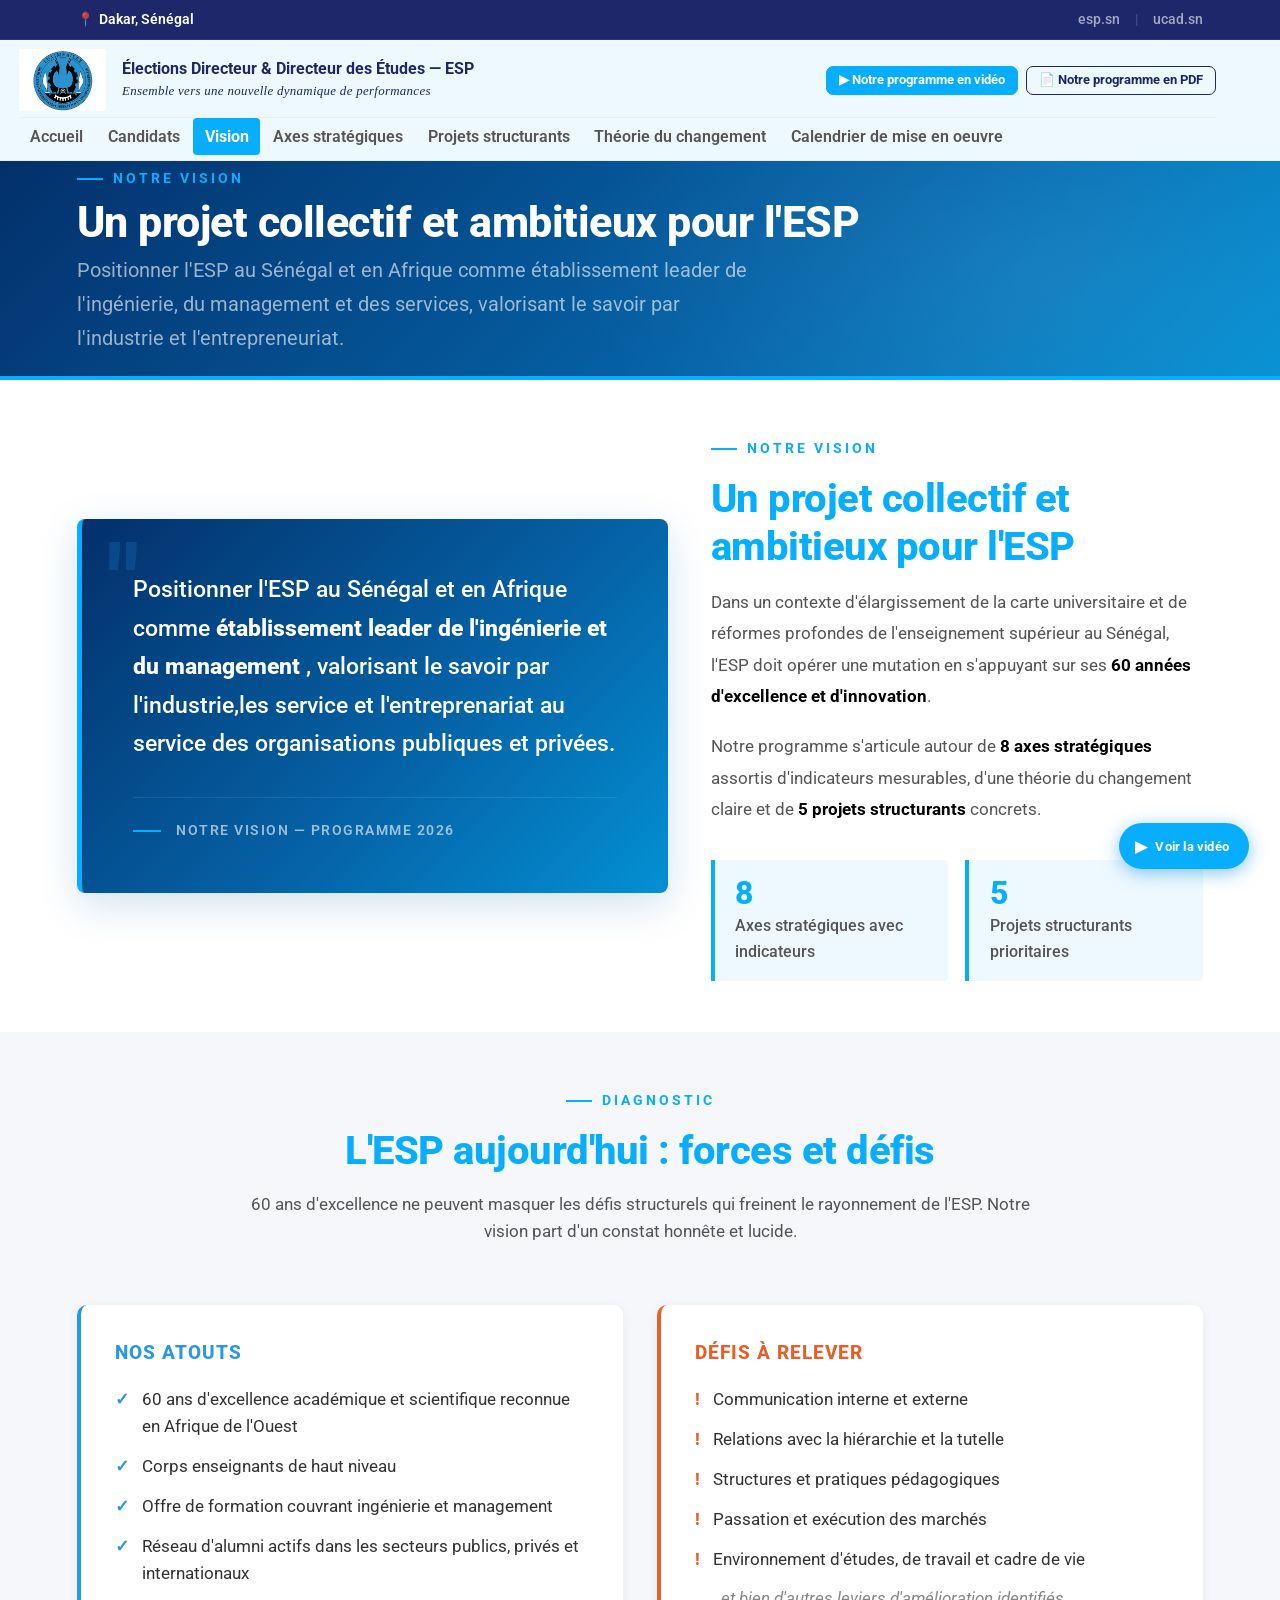
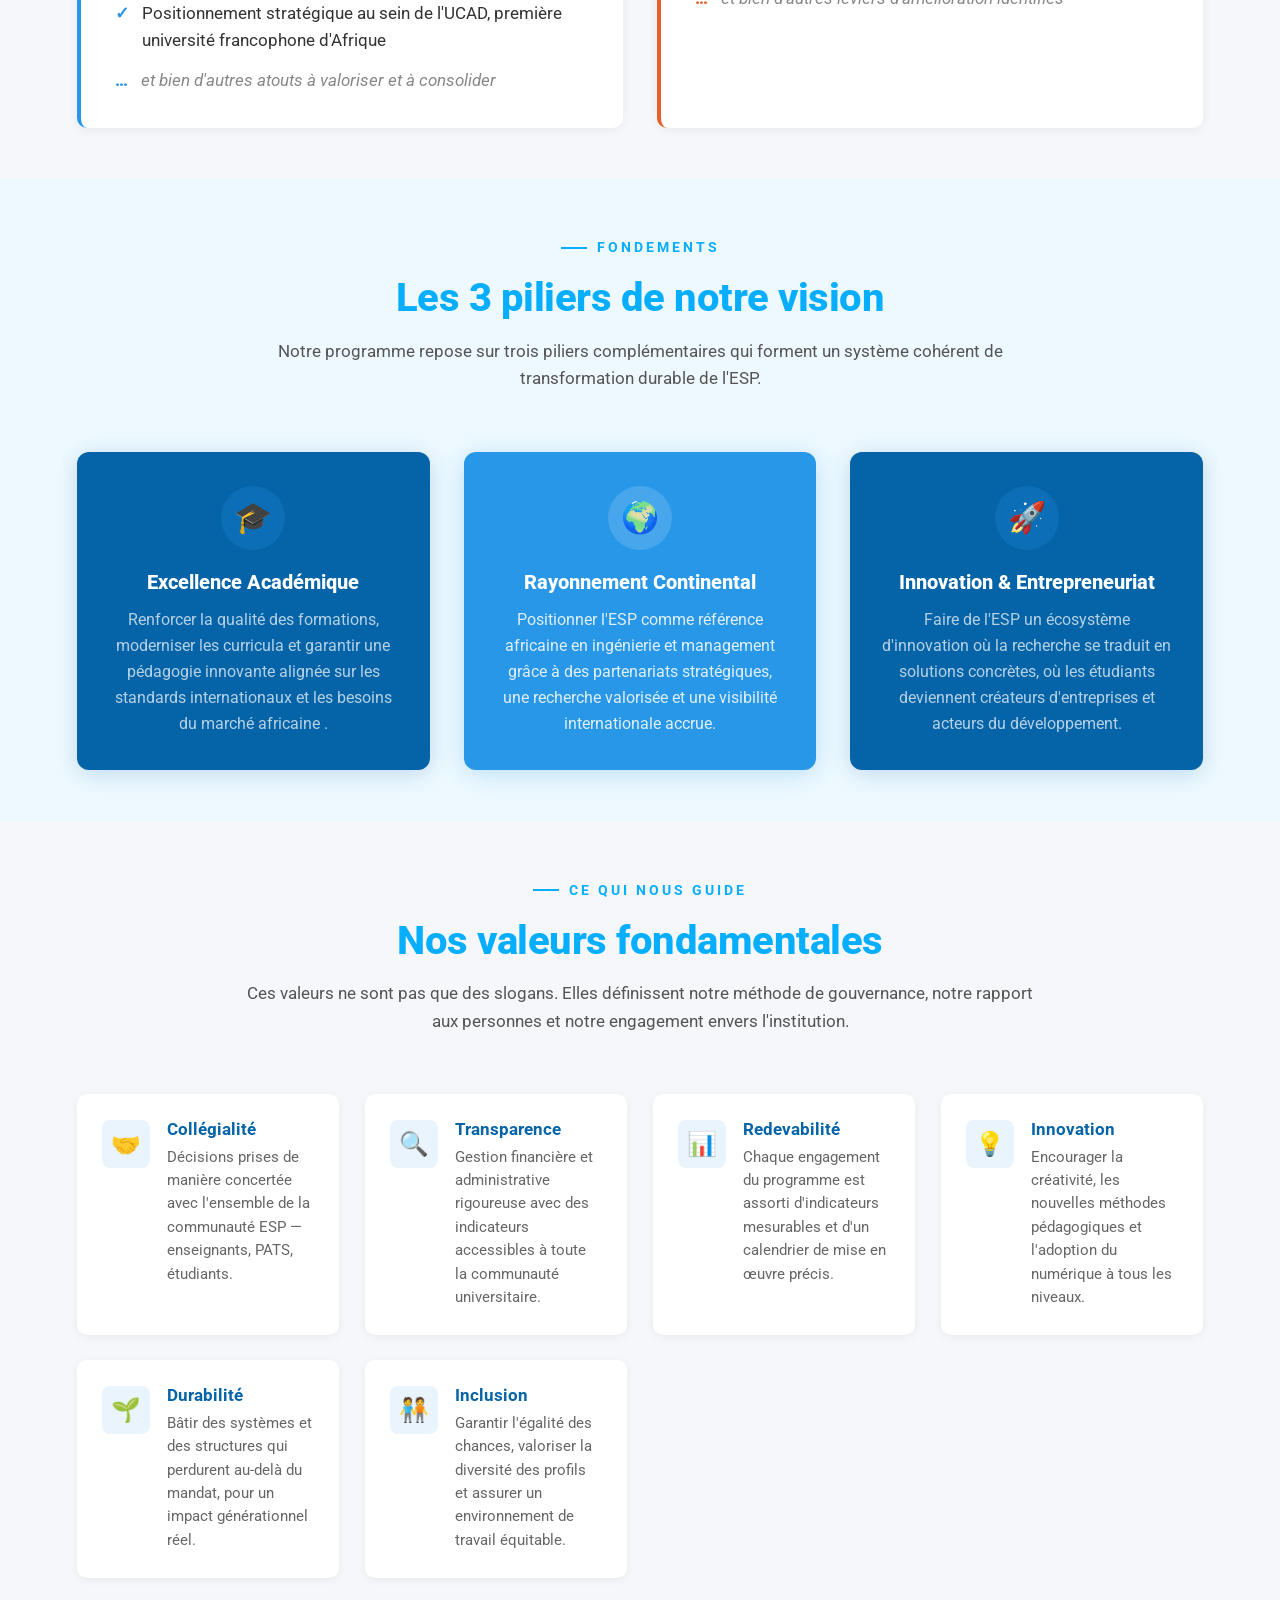
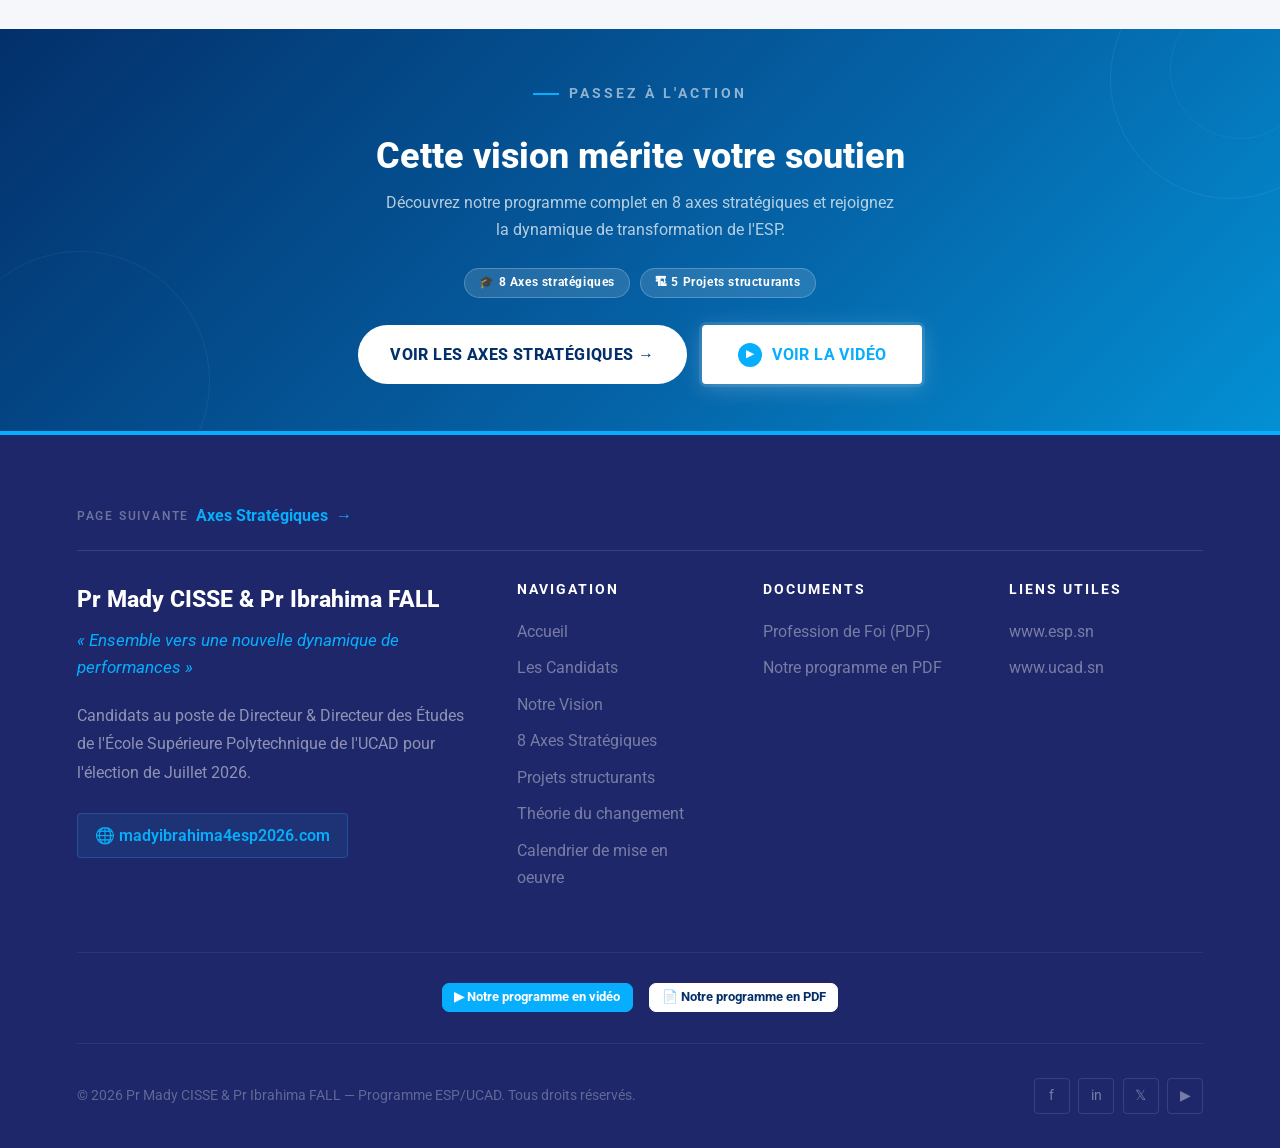
<file: vision.html>
<!DOCTYPE html>
<html lang="fr">
<head>
<meta charset="UTF-8">
<meta name="viewport" content="width=device-width, initial-scale=1.0">
<meta http-equiv="X-UA-Compatible" content="IE=edge">
<meta http-equiv="Referrer-Policy" content="strict-origin-when-cross-origin">
<title>Notre Vision — Pr Mady CISSE & Pr Ibrahima FALL · ESP/UCAD 2026</title>
<meta name="description" content="Positionner l'ESP comme établissement leader de l'ingénierie et du management en Afrique. Découvrez la vision stratégique du programme 2026.">
<meta name="robots" content="index, follow">
<link rel="canonical" href="https://www.madyibrahima4esp2026.com/vision.html">
<link rel="stylesheet" href="styles.css">
</head>
<body>

<!-- ══ TOPBAR ══ -->
<div class="topbar">
  <div class="tb-l">
    <span>📍 <strong>Dakar, Sénégal</strong></span>
  </div>
    <div class="tb-r">
    <a href="https://www.esp.sn" target="_blank" rel="noopener noreferrer">esp.sn</a>
    <span class="sep">|</span>
    <a href="https://www.ucad.sn" target="_blank" rel="noopener noreferrer">ucad.sn</a>
  </div>
</div>

<!-- ══ HEADER ══ -->
<header class="site-header">
  <div class="header-inner">
    <a href="index.html" class="brand" aria-label="Accueil">
      <div class="brand-logo">
        <img src="logo.jpg" alt="Logo ESP" onerror="this.style.display='none';this.parentNode.querySelector('.brand-logo-text').style.display='block'">
        <span class="brand-logo-text" style="display:none">ESP</span>
  </div>
      <div class="brand-text">
        <span class="brand-name">Élections Directeur &amp; Directeur des Études — ESP</span>
        <span class="brand-sub">Ensemble vers une nouvelle dynamique de performances</span>
  </div>
    </a>
    <div class="header-cta">
      <a href="index.html#video" class="nav-btn nav-btn-video">&#9654; Notre programme en vidéo</a>
      <a href="programme-complet.pdf" class="nav-btn nav-btn-pdf" download="Programme-ESP-UCAD-2026.pdf" target="_blank" rel="noopener noreferrer">&#128196; Notre programme en PDF</a>
  </div>
    <nav aria-label="Navigation principale">
      <ul class="main-nav">
        <li><a href="index.html">Accueil</a></li>
        <li><a href="candidats.html">Candidats</a></li>
        <li><a href="vision.html" class="active">Vision</a></li>
        <li><a href="programme.html">Axes strat&eacute;giques</a></li>
        <li><a href="projets.html">Projets structurants</a></li>
        <li><a href="theorie-du-changement.html">Théorie du changement</a></li>
        <li><a href="calendrier.html">Calendrier de mise en oeuvre</a></li>

      </ul>
    </nav>
    <button class="burger" id="menuToggle" aria-label="Ouvrir le menu" aria-expanded="false">
      <span></span><span></span><span></span>
    </button>
  </div>
</header>

<nav class="mobile-nav" id="mobileNav" aria-label="Menu mobile">
  <button class="close-btn" id="closeMenu" aria-label="Fermer">✕</button>
  <a href="index.html">Accueil</a>
  <a href="candidats.html">Les Candidats</a>
  <a href="vision.html">Vision</a>
  <a href="programme.html">Axes strat&eacute;giques</a>
  <a href="projets.html">Projets structurants</a>
  <a href="theorie-du-changement.html">Théorie du changement</a>
  <a href="calendrier.html">Calendrier de mise en oeuvre</a>
  <div class="mob-nav-actions">
    <a href="index.html#video" class="nav-btn nav-btn-video">&#9654; Notre programme en vidéo</a>
    <a href="programme-complet.pdf" class="nav-btn nav-btn-pdf" download="Programme-ESP-UCAD-2026.pdf" target="_blank" rel="noopener noreferrer">&#128196; Notre programme en PDF</a>
  </div>
</nav>

<!-- ══ PAGE BANNER ══ -->
<section class="page-banner">
  <div class="container">
    <div class="eyebrow">Notre Vision</div>
    <h1 class="page-banner-title">Un projet collectif et ambitieux pour l'ESP</h1>
    <p class="page-banner-sub">Positionner l'ESP au Sénégal et en Afrique comme établissement leader de l'ingénierie, du management et des services, valorisant le savoir par l'industrie et l'entrepreneuriat.</p>
  </div>
</section>

<!-- ══ VISION ══ -->
<section class="section vision" id="vision">
  <div class="container">
    <div class="vision-grid">
      <div class="vision-quote reveal">
        <p class="vision-q">Positionner l'ESP au Sénégal et en Afrique comme <strong>établissement leader de l'ingénierie et du management </strong>, valorisant le savoir par l'industrie,les service et l'entreprenariat au service des organisations publiques et privées.</p>
        <div class="vision-attr"><div class="attr-line"></div><div class="attr-txt">Notre vision — Programme 2026</div></div>
  </div>
      <div class="vision-text reveal">
        <div class="eyebrow">Notre Vision</div>
        <h2 class="section-title">Un projet collectif et<br>ambitieux pour l'ESP</h2>
        <p>Dans un contexte d'élargissement de la carte universitaire et de réformes profondes de l'enseignement supérieur au Sénégal, l'ESP doit opérer une mutation en s'appuyant sur ses <strong>60 années d'excellence et d'innovation</strong>.</p>
        <p>Notre programme s'articule autour de <strong>8 axes stratégiques</strong> assortis d'indicateurs mesurables, d'une théorie du changement claire et de <strong>5 projets structurants</strong> concrets.</p>
        <div class="vision-feats">
          <div class="vfeat"><div class="vfeat-n">8</div><div class="vfeat-t">Axes stratégiques avec indicateurs</div></div>
          <div class="vfeat"><div class="vfeat-n">5</div><div class="vfeat-t">Projets structurants prioritaires</div></div>
  </div>
  </div>
  </div>
  </div>
</section>

<!-- ══ DIAGNOSTIC ══ -->
<section class="section" id="diagnostic" style="background:#f5f7fa;">
  <div class="container">
    <div class="section-hd center">
      <div class="eyebrow">Diagnostic</div>
      <h2 class="section-title">L'ESP aujourd'hui : forces et défis</h2>
      <p class="section-intro">60 ans d'excellence ne peuvent masquer les défis structurels qui freinent le rayonnement de l'ESP. Notre vision part d'un constat honnête et lucide.</p>
  </div>
    <div style="display:grid;grid-template-columns:1fr 1fr;gap:2rem;margin-top:2.5rem;" class="diag-grid">
      <div class="reveal" style="background:#fff;border-radius:10px;padding:2rem;border-left:4px solid #2897e8;box-shadow:0 2px 12px rgba(0,0,0,.06);">
        <div style="font-size:1.1rem;font-weight:800;color:#2897e8;margin-bottom:1rem;text-transform:uppercase;letter-spacing:1px;">Nos Atouts</div>
        <ul style="list-style:none;padding:0;display:flex;flex-direction:column;gap:.75rem;">
          <li style="display:flex;gap:.75rem;align-items:flex-start;"><span style="color:#2897e8;font-weight:800;flex-shrink:0;">✓</span><span>60 ans d'excellence académique et scientifique reconnue en Afrique de l'Ouest</span></li>
          <li style="display:flex;gap:.75rem;align-items:flex-start;"><span style="color:#2897e8;font-weight:800;flex-shrink:0;">✓</span><span>Corps enseignants de haut niveau</span></li>
          <li style="display:flex;gap:.75rem;align-items:flex-start;"><span style="color:#2897e8;font-weight:800;flex-shrink:0;">✓</span><span>Offre de formation couvrant ingénierie et management</span></li>
          <li style="display:flex;gap:.75rem;align-items:flex-start;"><span style="color:#2897e8;font-weight:800;flex-shrink:0;">✓</span><span>Réseau d'alumni actifs dans les secteurs publics, privés et internationaux</span></li>
          <li style="display:flex;gap:.75rem;align-items:flex-start;"><span style="color:#2897e8;font-weight:800;flex-shrink:0;">✓</span><span>Positionnement stratégique au sein de l'UCAD, première université francophone d'Afrique</span></li>
          <li style="display:flex;gap:.75rem;align-items:flex-start;"><span style="color:#2897e8;font-weight:800;flex-shrink:0;">…</span><span style="font-style:italic;color:#888;">et bien d'autres atouts à valoriser et à consolider</span></li>
        </ul>
  </div>
      <div class="reveal" style="background:#fff;border-radius:10px;padding:2rem;border-left:4px solid #e85f28;box-shadow:0 2px 12px rgba(0,0,0,.06);">
        <div style="font-size:1.1rem;font-weight:800;color:#e85f28;margin-bottom:1rem;text-transform:uppercase;letter-spacing:1px;">Défis à relever</div>
        <ul style="list-style:none;padding:0;display:flex;flex-direction:column;gap:.75rem;">
          <li style="display:flex;gap:.75rem;align-items:flex-start;"><span style="color:#e85f28;font-weight:800;flex-shrink:0;">!</span><span>Communication interne et externe</span></li>
          <li style="display:flex;gap:.75rem;align-items:flex-start;"><span style="color:#e85f28;font-weight:800;flex-shrink:0;">!</span><span>Relations avec la hiérarchie et la tutelle</span></li>
          <li style="display:flex;gap:.75rem;align-items:flex-start;"><span style="color:#e85f28;font-weight:800;flex-shrink:0;">!</span><span>Structures et pratiques pédagogiques</span></li>
          <li style="display:flex;gap:.75rem;align-items:flex-start;"><span style="color:#e85f28;font-weight:800;flex-shrink:0;">!</span><span>Passation et exécution des marchés</span></li>
          <li style="display:flex;gap:.75rem;align-items:flex-start;"><span style="color:#e85f28;font-weight:800;flex-shrink:0;">!</span><span>Environnement d'études, de travail et cadre de vie</span></li>
          <li style="display:flex;gap:.75rem;align-items:flex-start;"><span style="color:#e85f28;font-weight:800;flex-shrink:0;">…</span><span style="font-style:italic;color:#888;">et bien d'autres leviers d'amélioration identifiés</span></li>
        </ul>
  </div>
  </div>
  </div>
</section>

<!-- ══ PILIERS ══ -->
<section class="section" id="piliers">
  <div class="container">
    <div class="section-hd center">
      <div class="eyebrow">Fondements</div>
      <h2 class="section-title">Les 3 piliers de notre vision</h2>
      <p class="section-intro">Notre programme repose sur trois piliers complémentaires qui forment un système cohérent de transformation durable de l'ESP.</p>
  </div>
    <div style="display:grid;grid-template-columns:repeat(3,1fr);gap:2rem;margin-top:2.5rem;" class="piliers-grid">
      <div class="reveal" style="background:#0564A8;color:#fff;border-radius:12px;padding:2rem 1.75rem;text-align:center;box-shadow:0 4px 24px rgba(5,100,168,.2);">
        <div style="width:64px;height:64px;border-radius:50%;background:rgba(40,151,232,.2);display:flex;align-items:center;justify-content:center;margin:0 auto 1.25rem;font-size:1.8rem;">🎓</div>
        <h3 style="font-size:1.15rem;font-weight:800;margin-bottom:.75rem;color:#fff;">Excellence Académique</h3>
        <p style="color:rgba(255,255,255,.7);font-size:.92rem;line-height:1.65;">Renforcer la qualité des formations, moderniser les curricula et garantir une pédagogie innovante alignée sur les standards internationaux et les besoins du marché africaine
          .</p>
  </div>
      <div class="reveal" style="background:#2897e8;color:#fff;border-radius:12px;padding:2rem 1.75rem;text-align:center;box-shadow:0 4px 24px rgba(40,151,232,.25);">
        <div style="width:64px;height:64px;border-radius:50%;background:rgba(255,255,255,.15);display:flex;align-items:center;justify-content:center;margin:0 auto 1.25rem;font-size:1.8rem;">🌍</div>
        <h3 style="font-size:1.15rem;font-weight:800;margin-bottom:.75rem;color:#fff;">Rayonnement Continental</h3>
        <p style="color:rgba(255,255,255,.85);font-size:.92rem;line-height:1.65;">Positionner l'ESP comme référence africaine en ingénierie et management grâce à des partenariats stratégiques, une recherche valorisée et une visibilité internationale accrue.</p>
  </div>
      <div class="reveal" style="background:#0564A8;color:#fff;border-radius:12px;padding:2rem 1.75rem;text-align:center;box-shadow:0 4px 24px rgba(5,100,168,.2);">
        <div style="width:64px;height:64px;border-radius:50%;background:rgba(40,151,232,.2);display:flex;align-items:center;justify-content:center;margin:0 auto 1.25rem;font-size:1.8rem;">🚀</div>
        <h3 style="font-size:1.15rem;font-weight:800;margin-bottom:.75rem;color:#fff;">Innovation & Entrepreneuriat</h3>
        <p style="color:rgba(255,255,255,.7);font-size:.92rem;line-height:1.65;">Faire de l'ESP un écosystème d'innovation où la recherche se traduit en solutions concrètes, où les étudiants deviennent créateurs d'entreprises et acteurs du développement.</p>
  </div>
  </div>
  </div>
</section>

<!-- ══ VALEURS ══ -->
<section class="section" id="valeurs" style="background:#f5f7fa;">
  <div class="container">
    <div class="section-hd center">
      <div class="eyebrow">Ce qui nous guide</div>
      <h2 class="section-title">Nos valeurs fondamentales</h2>
      <p class="section-intro">Ces valeurs ne sont pas que des slogans. Elles définissent notre méthode de gouvernance, notre rapport aux personnes et notre engagement envers l'institution.</p>
  </div>
    <div style="display:grid;grid-template-columns:repeat(auto-fit,minmax(240px,1fr));gap:1.5rem;margin-top:2.5rem;">
      <div class="reveal" style="background:#fff;border-radius:10px;padding:1.5rem;display:flex;gap:1rem;align-items:flex-start;box-shadow:0 2px 10px rgba(0,0,0,.06);">
        <div style="width:48px;height:48px;border-radius:8px;background:rgba(40,151,232,.1);display:flex;align-items:center;justify-content:center;flex-shrink:0;font-size:1.4rem;">🤝</div>
        <div><h4 style="font-size:.98rem;font-weight:700;color:#0564A8;margin-bottom:.35rem;">Collégialité</h4><p style="font-size:.86rem;color:#666;line-height:1.6;">Décisions prises de manière concertée avec l'ensemble de la communauté ESP — enseignants, PATS, étudiants.</p></div>
  </div>
      <div class="reveal" style="background:#fff;border-radius:10px;padding:1.5rem;display:flex;gap:1rem;align-items:flex-start;box-shadow:0 2px 10px rgba(0,0,0,.06);">
        <div style="width:48px;height:48px;border-radius:8px;background:rgba(40,151,232,.1);display:flex;align-items:center;justify-content:center;flex-shrink:0;font-size:1.4rem;">🔍</div>
        <div><h4 style="font-size:.98rem;font-weight:700;color:#0564A8;margin-bottom:.35rem;">Transparence</h4><p style="font-size:.86rem;color:#666;line-height:1.6;">Gestion financière et administrative rigoureuse avec des indicateurs accessibles à toute la communauté universitaire.</p></div>
  </div>
      <div class="reveal" style="background:#fff;border-radius:10px;padding:1.5rem;display:flex;gap:1rem;align-items:flex-start;box-shadow:0 2px 10px rgba(0,0,0,.06);">
        <div style="width:48px;height:48px;border-radius:8px;background:rgba(40,151,232,.1);display:flex;align-items:center;justify-content:center;flex-shrink:0;font-size:1.4rem;">📊</div>
        <div><h4 style="font-size:.98rem;font-weight:700;color:#0564A8;margin-bottom:.35rem;">Redevabilité</h4><p style="font-size:.86rem;color:#666;line-height:1.6;">Chaque engagement du programme est assorti d'indicateurs mesurables et d'un calendrier de mise en œuvre précis.</p></div>
  </div>
      <div class="reveal" style="background:#fff;border-radius:10px;padding:1.5rem;display:flex;gap:1rem;align-items:flex-start;box-shadow:0 2px 10px rgba(0,0,0,.06);">
        <div style="width:48px;height:48px;border-radius:8px;background:rgba(40,151,232,.1);display:flex;align-items:center;justify-content:center;flex-shrink:0;font-size:1.4rem;">💡</div>
        <div><h4 style="font-size:.98rem;font-weight:700;color:#0564A8;margin-bottom:.35rem;">Innovation</h4><p style="font-size:.86rem;color:#666;line-height:1.6;">Encourager la créativité, les nouvelles méthodes pédagogiques et l'adoption du numérique à tous les niveaux.</p></div>
  </div>
      <div class="reveal" style="background:#fff;border-radius:10px;padding:1.5rem;display:flex;gap:1rem;align-items:flex-start;box-shadow:0 2px 10px rgba(0,0,0,.06);">
        <div style="width:48px;height:48px;border-radius:8px;background:rgba(40,151,232,.1);display:flex;align-items:center;justify-content:center;flex-shrink:0;font-size:1.4rem;">🌱</div>
        <div><h4 style="font-size:.98rem;font-weight:700;color:#0564A8;margin-bottom:.35rem;">Durabilité</h4><p style="font-size:.86rem;color:#666;line-height:1.6;">Bâtir des systèmes et des structures qui perdurent au-delà du mandat, pour un impact générationnel réel.</p></div>
  </div>
      <div class="reveal" style="background:#fff;border-radius:10px;padding:1.5rem;display:flex;gap:1rem;align-items:flex-start;box-shadow:0 2px 10px rgba(0,0,0,.06);">
        <div style="width:48px;height:48px;border-radius:8px;background:rgba(40,151,232,.1);display:flex;align-items:center;justify-content:center;flex-shrink:0;font-size:1.4rem;">🧑‍🤝‍🧑</div>
        <div><h4 style="font-size:.98rem;font-weight:700;color:#0564A8;margin-bottom:.35rem;">Inclusion</h4><p style="font-size:.86rem;color:#666;line-height:1.6;">Garantir l'égalité des chances, valoriser la diversité des profils et assurer un environnement de travail équitable.</p></div>
  </div>
  </div>
  </div>
</section>


<!-- ══ CTA VISION ══ -->
<section style="background:linear-gradient(135deg,#03306b 0%,#0564A8 60%,#0490d4 100%);text-align:center;padding:2.8rem 6%;position:relative;overflow:hidden;">
  <!-- Cercles décoratifs de fond -->
  <div style="position:absolute;top:-70px;right:-70px;width:240px;height:240px;border-radius:50%;border:1px solid rgba(255,255,255,.07);pointer-events:none;"></div>
  <div style="position:absolute;top:-30px;right:-30px;width:140px;height:140px;border-radius:50%;border:1px solid rgba(255,255,255,.05);pointer-events:none;"></div>
  <div style="position:absolute;bottom:-80px;left:-50px;width:260px;height:260px;border-radius:50%;border:1px solid rgba(255,255,255,.06);pointer-events:none;"></div>

  <div class="container" style="position:relative;z-index:1;">
    <!-- Eyebrow -->
    <div class="eyebrow" style="color:rgba(255,255,255,.55);justify-content:center;">Passez à l'action</div>

    <!-- Titre -->
    <h2 style="font-size:clamp(1.4rem,3vw,2.1rem);font-weight:800;color:#fff;margin:.75rem 0 .55rem;line-height:1.3;">Cette vision mérite votre soutien</h2>

    <!-- Sous-titre -->
    <p style="color:rgba(255,255,255,.7);max-width:520px;margin:0 auto 1.4rem;font-size:.95rem;line-height:1.7;">Découvrez notre programme complet en 8 axes stratégiques et rejoignez la dynamique de transformation de l'ESP.</p>

    <!-- Pills récapitulatifs -->
    <div style="display:flex;gap:.55rem;justify-content:center;flex-wrap:wrap;margin-bottom:1.6rem;">
      <span style="background:rgba(255,255,255,.13);border:1px solid rgba(255,255,255,.22);color:#fff;font-size:.7rem;font-weight:700;padding:.28rem .85rem;border-radius:100px;letter-spacing:.6px;">&#127891; 8 Axes stratégiques</span>
      <span style="background:rgba(255,255,255,.13);border:1px solid rgba(255,255,255,.22);color:#fff;font-size:.7rem;font-weight:700;padding:.28rem .85rem;border-radius:100px;letter-spacing:.6px;">&#127959; 5 Projets structurants</span>
    </div>

    <!-- Boutons -->
    <div style="display:flex;gap:.9rem;justify-content:center;flex-wrap:wrap;">
      <a href="programme.html" class="btn" style="background:#fff;color:#03306b;font-weight:800;padding:.8rem 1.8rem;border-radius:100px;">Voir les axes strat&eacute;giques →</a>
      <a href="index.html#video" class="btn btn-play"><span class="play-ic">&#9654;</span> Voir la vidéo</a>
    </div>
  </div>
</section>

<!-- ══ FOOTER ══ -->
<footer>
  <div class="footer-next-bar">
    <span class="fnb-label">Page suivante</span>
    <a href="programme.html" class="fnb-link">Axes Strat&eacute;giques <span class="fnb-arrow">&#8594;</span></a>
  </div>
  <div class="footer-top">
    <div>
      <div class="foot-name">Pr Mady CISSE &amp; Pr Ibrahima FALL</div>
      <div class="foot-tag">« Ensemble vers une nouvelle dynamique de performances »</div>
      <p class="foot-desc">Candidats au poste de Directeur &amp; Directeur des Études de l'École Supérieure Polytechnique de l'UCAD pour l'élection de Juillet 2026.</p>
      <a href="https://www.madyibrahima4esp2026.com" class="foot-link" rel="noopener noreferrer">🌐 madyibrahima4esp2026.com</a>
  </div>
    <div class="footer-col">
      <h4>Navigation</h4>
      <ul>
        <li><a href="index.html">Accueil</a></li>
        <li><a href="candidats.html">Les Candidats</a></li>
        <li><a href="vision.html">Notre Vision</a></li>
        <li><a href="programme.html">8 Axes Stratégiques</a></li>
        <li><a href="projets.html">Projets structurants</a></li>
        <li><a href="theorie-du-changement.html">Théorie du changement</a></li>
        <li><a href="calendrier.html">Calendrier de mise en oeuvre</a></li>
      </ul>
  </div>
    <div class="footer-col">
      <h4>Documents</h4>
      <ul>
        <li><a href="profession-de-foi.pdf" target="_blank" rel="noopener noreferrer">Profession de Foi (PDF)</a></li>
        <li><a href="programme-complet.pdf" download="Programme-ESP-UCAD-2026.pdf" target="_blank" rel="noopener noreferrer">Notre programme en PDF</a></li>
        </ul>
  </div>
    <div class="footer-col">
      <h4>Liens utiles</h4>
      <ul>
        <li><a href="https://www.esp.sn" target="_blank" rel="noopener noreferrer">www.esp.sn</a></li>
        <li><a href="https://www.ucad.sn" target="_blank" rel="noopener noreferrer">www.ucad.sn</a></li>
        </ul>
  </div>
  </div>
  <div class="footer-vid-cta">
    <a href="index.html#video" class="nav-btn nav-btn-video">&#9654; Notre programme en vidéo</a>
    <a href="programme-complet.pdf" class="nav-btn nav-btn-pdf" download="Programme-ESP-UCAD-2026.pdf" target="_blank" rel="noopener noreferrer">&#128196; Notre programme en PDF</a>
  </div>
  <div class="footer-bot">
    <p class="footer-copy">© 2026 Pr Mady CISSE &amp; Pr Ibrahima FALL — Programme ESP/UCAD. Tous droits réservés.</p>
    <div class="socials">
      <a href="#" class="soc" aria-label="Facebook" rel="noopener noreferrer">f</a>
      <a href="#" class="soc" aria-label="LinkedIn" rel="noopener noreferrer">in</a>
      <a href="#" class="soc" aria-label="Twitter / X" rel="noopener noreferrer">𝕏</a>
      <a href="#" class="soc" aria-label="YouTube" rel="noopener noreferrer">▶</a>
  </div>
  </div>

</footer>

<script src="main.js" defer></script>
<a href="index.html#video" class="float-vid" aria-label="Voir la vidéo"><span class="fv-icon">&#9654;</span><span class="fv-label">Voir la vidéo</span></a>
</body>
</html>
</file>
<file: styles.css>
@import url('https://fonts.googleapis.com/css2?family=Playfair+Display:ital@1&family=Roboto:wght@300;400;500;700;900&display=swap');

/* ═══════════════════════════════════════════════════════════════════
   CHARTE GRAPHIQUE ESP — Couleurs officielles + typographie esp.sn
   Police : système (identique à Hello Elementor / esp.sn)
   Couleurs ESP : #0564A8 dominant · #2897e8 bleu vif · #044a92 bleu profond · #fff · #333
═══════════════════════════════════════════════════════════════════ */

:root {
  --esp-navy:      #06AEFD;
  --esp-navy-dark: #0490d4;
  --esp-navy-mid:  #3cc1fe;
  --esp-blue:      #06AEFD;
  --esp-blue-dark: #0490d4;
  --esp-blue-pale: #e0f5ff;
  --esp-blue-bg:   #eef9ff;
  --white:    #ffffff;
  --black:    #000000;
  --text:     #333333;
  --text-mid: #555555;
  --text-lt:  #777777;
  --gray-50:  #fafafa;
  --gray-100: #f5f7fa;
  --gray-200: #ebeef3;
  --gray-300: #d4dde8;
  --border:   #dde3ef;
  --font: "Roboto", -apple-system, BlinkMacSystemFont, "Segoe UI",
          "Helvetica Neue", Arial, "Noto Sans", sans-serif;
  --text-xs:  0.8rem;
  --text-sm:  0.9375rem;
  --text-base: 1rem;
  --text-lg:  1.2rem;
  --text-xl:  1.375rem;
  --text-2xl: 1.625rem;
  --text-3xl: 2rem;
  --text-4xl: 2.375rem;
  --text-5xl: 2.875rem;
  --lh-text:  1.6;
  --lh-head:  1.2;
  --r:    4px;
  --r-lg: 8px;
  --shadow-sm: 0 1px 4px rgba(5,100,168,.08);
  --shadow:    0 4px 20px rgba(5,100,168,.12);
  --shadow-lg: 0 12px 40px rgba(5,100,168,.18);
}

/* ── Reset ── */
*, *::before, *::after { margin:0; padding:0; box-sizing:border-box; }
html { scroll-behavior:smooth; font-size:17px; }
body {
  font-family: var(--font);
  font-size: var(--text-base);
  color: var(--text);
  background: #eef9ff;
  line-height: var(--lh-text);
  overflow-x: clip;
  -webkit-font-smoothing: antialiased;
}
img { max-width:100%; display:block; }
a { color: inherit; text-decoration: none; }
h1,h2,h3,h4,h5,h6 {
  font-family: var(--font);
  line-height: var(--lh-head);
  font-weight: 700;
  color: var(--black);
}

/* ════════════════════════════════════
   TOPBAR
════════════════════════════════════ */
.topbar {
  background: #1D2769;
  color: rgba(255,255,255,.75);
  font-size: var(--text-xs);
  padding: .5rem 6%;
  display: flex;
  justify-content: space-between;
  align-items: center;
  border-bottom: 1px solid rgba(255,255,255,.08);
}
.tb-l { display:flex; align-items:center; gap:1.4rem; flex-wrap:wrap; }
.tb-l span { display:flex; align-items:center; gap:5px; }
.tb-l strong { color:var(--white); font-weight:600; }
.tb-r { display:flex; align-items:center; gap:.9rem; }
.tb-r a {
  color:rgba(255,255,255,.6);
  font-size:var(--text-xs);
  font-weight:500;
  transition:color .15s;
}
.tb-r a:hover { color:var(--esp-blue); }
.tb-r .sep { color:rgba(255,255,255,.2); }

/* ════════════════════════════════════
   HEADER
════════════════════════════════════ */
.site-header {
  background: #eef9ff;
  position: sticky;
  top: 0;
  z-index: 300;
  box-shadow: 0 2px 12px rgba(5,100,168,.1);
  border-bottom: 1px solid var(--gray-200);
}
.header-inner {
  max-width: 1280px;
  margin: 0 auto;
  padding: .9rem 2% .9rem 0;
  display: flex;
  align-items: center;
  justify-content: space-between;
  gap: .8rem;
}
.brand { display: flex; align-items: center; gap: 16px; min-width:0; overflow:hidden; }
.brand-logo {
  height: 62px; width: auto; flex-shrink: 0;
  display: flex; align-items: center; justify-content: center;
}
.brand-logo img { height: 62px; width: auto; object-fit: contain; display: block; }
.brand-logo-text { font-size: 1.05rem; font-weight: 800; color: var(--white); letter-spacing: 1px; }
.brand-text { display:flex; flex-direction:column; min-width:0; overflow:hidden; }
.brand-name { font-size: 1.12rem; font-weight: 700; color: #1D2769; line-height: 1.3; white-space:nowrap; overflow:hidden; text-overflow:ellipsis; }
.brand-sub { font-size: .92rem; color: #1D2769; margin-top: 2px; font-family: Georgia, 'Times New Roman', serif; font-style: italic; letter-spacing: .3px; }
.main-nav { display:flex; list-style:none; align-items:center; gap:.1rem; flex-wrap:nowrap; }
.main-nav a {
  color: var(--text-mid);
  font-size: clamp(1.08rem, 1.3vw, 1.32rem);
  font-weight: 600;
  padding: .65rem 1rem;
  border-radius: var(--r);
  transition: color .15s, background .15s;
  white-space: nowrap;
  position: relative;
}
.main-nav a::after {
  content: '';
  position: absolute;
  bottom: 2px; left: .75rem; right: .75rem;
  height: 2px;
  background: var(--esp-blue);
  border-radius: 1px;
  transform: scaleX(0);
  transition: transform .2s ease;
}
.main-nav a:hover { color: var(--esp-navy); background: var(--esp-blue-bg); }
.main-nav a:hover::after { transform: scaleX(1); }
.main-nav a.active {
  color: #fff;
  background: var(--esp-navy);
  font-weight: 700;
}
.main-nav a.active::after { display: none; }
.main-nav a.cta {
  background: var(--esp-navy); color: var(--white);
  padding: .55rem 1.1rem; font-weight: 700; margin-left: .4rem;
}
.main-nav a.cta:hover { background: var(--esp-navy-dark); }
.main-nav a.cta.active { background: var(--esp-navy-dark); }

/* ── Header CTA row (Vidéo + PDF au niveau du logo) ── */
.header-cta { display: none; } /* caché sur mobile, affiché sur desktop via media query */
.nav-btn {
  display: inline-flex; align-items: center; gap: .35rem;
  padding: .42rem .95rem;
  border-radius: 7px;
  font-size: .73rem; font-weight: 700;
  text-decoration: none; white-space: nowrap;
  transition: all .2s; line-height: 1;
  border: 1.5px solid transparent;
}
.nav-btn-video {
  background: #06AEFD; color: #fff !important; border-color: #06AEFD;
  animation: nav-vid-ring 2.6s ease-in-out infinite;
}
.nav-btn-video:hover {
  background: #0490d4; border-color: #0490d4;
  animation: none; transform: translateY(-1px);
  box-shadow: 0 4px 14px rgba(6,174,253,.45);
}
.nav-btn-pdf {
  background: transparent; color: #1D2769 !important; border-color: #1D2769;
}
.nav-btn-pdf:hover {
  background: #1D2769; color: #fff !important;
  transform: translateY(-1px);
  box-shadow: 0 4px 14px rgba(29,39,105,.25);
}
/* PDF button in dark footer — white bg for visibility */
.footer-vid-cta .nav-btn-pdf {
  background: #fff; color: #03306b !important; border-color: #fff;
}
.footer-vid-cta .nav-btn-pdf:hover {
  background: #eef4fd; border-color: #eef4fd; color: #03306b !important;
  box-shadow: 0 4px 14px rgba(0,0,0,.18);
}
@keyframes nav-vid-ring {
  0%   { box-shadow: 0 0 0 0 rgba(6,174,253,.65); }
  60%  { box-shadow: 0 0 0 8px rgba(6,174,253,0); }
  100% { box-shadow: 0 0 0 0 rgba(6,174,253,0); }
}
/* Mobile nav — boutons vidéo + PDF en bas du menu */
.mobile-nav .mob-nav-actions {
  display: flex; flex-direction: column; gap: .5rem;
  margin-top: .5rem; padding-top: .75rem;
  border-top: 1px solid rgba(255,255,255,.15);
}
.mobile-nav .mob-nav-actions .nav-btn {
  justify-content: center; padding: .65rem 1rem; font-size: .8rem;
}
.mobile-nav .mob-nav-actions .nav-btn-pdf {
  color: #fff !important; border-color: rgba(255,255,255,.5);
}
.mobile-nav .mob-nav-actions .nav-btn-pdf:hover {
  background: rgba(255,255,255,.15); color: #fff !important;
}
.burger {
  display:none; flex-direction:column; gap:5.5px;
  cursor:pointer; padding:10px; background:none; border:none;
  border-radius:8px; transition:background .2s;
}
.burger:hover { background:rgba(5,100,168,.07); }
.burger span {
  width:24px; height:2.5px; background:var(--esp-navy);
  border-radius:3px; display:block;
  transition:transform .3s ease, opacity .2s ease, width .25s ease;
}
.burger.open span:nth-child(1) { transform:translateY(8px) rotate(45deg); }
.burger.open span:nth-child(2) { opacity:0; width:0; }
.burger.open span:nth-child(3) { transform:translateY(-8px) rotate(-45deg); }

/* Backdrop */
html.menu-open body { overflow: clip; }

.mobile-overlay {
  position:fixed; inset:0;
  background:rgba(0,8,32,.5);
  z-index:399;
  opacity:0; visibility:hidden;
  transition:opacity .35s, visibility .35s;
  backdrop-filter:blur(3px);
  -webkit-backdrop-filter:blur(3px);
}
.mobile-overlay.open { opacity:1; visibility:visible; }

/* Panneau latéral */
.mobile-nav {
  position:fixed; top:0; right:0;
  height:100vh;
  height:100dvh;
  width:min(300px, 86vw);
  background:var(--white); z-index:400;
  display:flex; flex-direction:column;
  transform:translateX(105%);
  visibility:hidden;
  transition:transform .35s cubic-bezier(.4,0,.2,1), visibility .35s;
  box-shadow:-6px 0 30px rgba(0,8,32,.18);
  overflow-y:auto;
  overflow-x:hidden;
  overscroll-behavior-y:contain;
  -webkit-overflow-scrolling:touch;
  padding-bottom:max(1.5rem, env(safe-area-inset-bottom));
}
.mobile-nav.open { transform:translateX(0); visibility:visible; }

/* En-tête du panneau */
.mob-nav-hd {
  display:flex; align-items:center; justify-content:space-between;
  padding:1rem 1.2rem;
  background:var(--esp-navy);
  flex-shrink:0;
}
.mob-nav-brand { color:var(--white); }
.mob-nav-brand strong { display:block; font-size:.85rem; font-weight:700; letter-spacing:.04em; }
.mob-nav-brand span {
  display:block;
  font-family:'Playfair Display', Georgia, serif;
  font-style:italic;
  font-size:.78rem;
  color:rgba(255,255,255,.82);
  font-weight:400;
  margin-top:4px;
  letter-spacing:.02em;
  line-height:1.35;
}

/* Bouton fermer */
.close-btn {
  width:32px; height:32px;
  background:rgba(255,255,255,.15); border:1px solid rgba(255,255,255,.2);
  border-radius:50%;
  font-size:.95rem; cursor:pointer; color:var(--white);
  display:flex; align-items:center; justify-content:center;
  transition:background .2s;
  flex-shrink:0;
}
.close-btn:hover { background:rgba(255,255,255,.3); }

/* Liens */
.mobile-nav a {
  display:flex; align-items:center; justify-content:space-between;
  padding:.7rem 1.2rem;
  border-bottom:1px solid var(--gray-100);
  color:var(--text); font-size:.9rem; font-weight:600;
  transition:background .15s, color .15s, padding-left .2s;
}
.mobile-nav a::after { content:'›'; font-size:1.2rem; color:var(--esp-blue); opacity:.5; }
.mobile-nav a:hover { background:var(--esp-blue-bg); color:var(--esp-navy); padding-left:1.6rem; }
.mobile-nav a.active { color:var(--esp-blue); background:var(--esp-blue-bg); }

/* CTA */
.mobile-nav a.cta {
  margin:.8rem 1.2rem 1rem;
  padding:.75rem 1.2rem;
  background:var(--esp-navy); color:var(--white) !important;
  border-radius:var(--r-lg);
  justify-content:center;
  font-size:.9rem;
  border-bottom:none;
}
.mobile-nav a.cta::after { display:none; }
.mobile-nav a.cta:hover { background:var(--esp-blue); padding-left:1.2rem; }

/* ════════════════════════════════════
   HERO
════════════════════════════════════ */
@keyframes pulse { 0%,100%{opacity:1} 50%{opacity:.4} }

@keyframes hero-orb-drift {
  0%,100% { transform: translate(0, 0) scale(1); }
  33%      { transform: translate(30px, -20px) scale(1.08); }
  66%      { transform: translate(-20px, 15px) scale(.95); }
}
.hero {
  position: relative;
  background: #eef9ff;
  overflow: hidden;
  min-height: 88vh;
  display: flex;
  align-items: stretch;
}
/* Orbes lumineux animés — adaptés fond clair */
.hero::before {
  content: '';
  position: absolute; inset: 0;
  background:
    radial-gradient(ellipse 700px 500px at 50% 50%,  rgba(6,174,253,.07) 0%, transparent 65%),
    radial-gradient(ellipse 500px 400px at 15% 20%,  rgba(6,174,253,.12) 0%, transparent 55%),
    radial-gradient(ellipse 600px 500px at 85% 80%,  rgba(4,144,212,.1)  0%, transparent 60%),
    radial-gradient(ellipse 350px 350px at 80% 10%,  rgba(6,174,253,.08) 0%, transparent 50%);
  pointer-events: none;
  animation: hero-orb-drift 12s ease-in-out infinite;
}
/* Grille de points décorative */
.hero::after {
  content: '';
  position: absolute; inset: 0;
  background-image:
    radial-gradient(circle, rgba(5,100,168,.13) 1px, transparent 1px);
  background-size: 36px 36px;
  pointer-events: none; z-index: 1;
  mask-image: radial-gradient(ellipse 80% 80% at 50% 50%, black 30%, transparent 100%);
  -webkit-mask-image: radial-gradient(ellipse 80% 80% at 50% 50%, black 30%, transparent 100%);
}

/* ── Hero 3 colonnes ── */
.hero-3col {
  position: relative; z-index: 2;
  width: 100%; min-height: 92vh;
  display: grid;
  grid-template-columns: clamp(270px, 31%, 400px) 1fr clamp(270px, 31%, 400px);
  align-items: stretch;
}

/* ── Photos latérales ── */
.h3-photo { position: relative; overflow: hidden; }

/* Accent top */
.h3-photo::before {
  content: '';
  position: absolute; top: 0; left: 0; right: 0; height: 3px;
  background: linear-gradient(90deg, transparent, rgba(6,174,253,.8), transparent);
  z-index: 4;
}
/* Vignette bords intérieurs — fondu vers le fond clair */
.h3-photo-left::after {
  content: '';
  position: absolute; inset: 0;
  background: linear-gradient(to left, rgba(238,249,255,.65) 0%, transparent 45%);
  pointer-events: none; z-index: 2;
}
.h3-photo-right::after {
  content: '';
  position: absolute; inset: 0;
  background: linear-gradient(to right, rgba(238,249,255,.65) 0%, transparent 45%);
  pointer-events: none; z-index: 2;
}
.h3-photo img {
  width: 100%; height: 100%;
  object-fit: cover; object-position: top center;
  display: block;
  transition: transform .7s cubic-bezier(.25,.46,.45,.94);
  filter: brightness(.85) contrast(1.05) saturate(.95);
}
.h3-photo:hover img {
  transform: scale(1.06);
  filter: brightness(.95) contrast(1.05) saturate(1);
}

/* Dégradé bas */
.h3-photo-grad {
  position: absolute; bottom: 0; left: 0; right: 0; height: 65%;
  background: linear-gradient(to top,
    rgba(4,8,38,1) 0%,
    rgba(4,8,38,.85) 25%,
    rgba(4,8,38,.4) 55%,
    transparent 100%);
  pointer-events: none; z-index: 3;
}

/* Infos bas de photo */
.h3-photo-info {
  position: absolute; bottom: 0; left: 0; right: 0;
  padding: 1.2rem 1.3rem 1.8rem;
  z-index: 4;
}
.h3-photo-info .portrait-tag { margin-bottom: .55rem; }
.h3-photo-info .portrait-name {
  font-size: 1rem;
  border-left: 3px solid var(--esp-blue);
  padding-left: .7rem;
  margin-bottom: .3rem;
}
.h3-photo-info .portrait-grade {
  padding-left: calc(.7rem + 3px);
  font-size: .72rem; color: rgba(255,255,255,.45);
}

/* ── Colonne centre ── */
.h3-center {
  display: flex; flex-direction: column;
  align-items: center; justify-content: center;
  text-align: center;
  padding: 3rem 2.2rem;
  position: relative;
}
/* Séparateurs verticaux */
.h3-center::before, .h3-center::after {
  content: '';
  position: absolute; top: 8%; bottom: 8%; width: 1px;
  background: linear-gradient(to bottom,
    transparent 0%,
    rgba(5,100,168,.18) 30%,
    rgba(5,100,168,.18) 70%,
    transparent 100%);
}
.h3-center::before { left: 0; }
.h3-center::after  { right: 0; }

/* Diviseur décoratif */
.h3-divider {
  display: flex; align-items: center; gap: .7rem;
  width: 80%; margin: .6rem 0;
}
.h3-divider::before, .h3-divider::after {
  content: ''; flex: 1; height: 1px;
  background: linear-gradient(to right, transparent, rgba(5,100,168,.3));
}
.h3-divider::after {
  background: linear-gradient(to left, transparent, rgba(5,100,168,.3));
}
.h3-divider-dot {
  width: 6px; height: 6px; border-radius: 50%;
  background: #06AEFD;
  box-shadow: 0 0 10px rgba(6,174,253,.6), 0 0 22px rgba(6,174,253,.25);
  flex-shrink: 0;
}

/* Grand & */
.h3-ampersand {
  font-family: 'Montserrat', var(--font);
  font-size: clamp(4rem, 8vw, 7.5rem);
  font-weight: 900; line-height: .9;
  color: #06AEFD;
  filter: drop-shadow(0 0 18px rgba(6,174,253,.35)) drop-shadow(0 0 40px rgba(6,174,253,.15));
  margin: 0; letter-spacing: -2px;
}

/* Titre */
.h3-title {
  font-family: var(--font);
  font-size: clamp(1.1rem, 1.7vw, 1.45rem);
  font-weight: 700; color: #0a2540;
  line-height: 1.5; margin-bottom: .4rem;
  text-transform: uppercase; letter-spacing: 2px;
}
.h3-school {
  font-size: .88rem; color: rgba(5,50,100,.5);
  font-weight: 500; margin-bottom: 1.4rem;
  text-transform: uppercase; letter-spacing: 1.5px;
}

/* Boutons hero sur fond clair */
.h3-center .btn-play {
  background: #06AEFD;
  color: var(--white);
  border-color: #06AEFD;
  box-shadow: 0 4px 18px rgba(6,174,253,.35), 0 0 0 3px rgba(6,174,253,.12);
  animation: none;
}
.h3-center .btn-play:hover {
  background: #0490d4;
  border-color: #0490d4;
  color: var(--white);
  box-shadow: 0 6px 26px rgba(6,174,253,.5);
  transform: translateY(-2px);
}
.h3-center .btn-play .play-ic {
  background: rgba(255,255,255,.25);
  color: var(--white);
}
.h3-center .btn-outline {
  background: #1D2769;
  color: var(--white);
  border-color: #1D2769;
  box-shadow: 0 4px 16px rgba(29,39,105,.3);
}
.h3-center .btn-outline:hover {
  background: #252f8a;
  border-color: #252f8a;
  color: var(--white);
  box-shadow: 0 6px 22px rgba(29,39,105,.45);
  transform: translateY(-2px);
}

/* Slogan dans le centre */
.h3-center .hero-slogan {
  font-size: 1rem;
  max-width: 320px;
  margin-bottom: .8rem;
  color: #1a4060;
  border-left-color: #06AEFD;
}
.h3-vision-tag { margin-bottom: 1.4rem; }
.h3-vision-tag a { font-size: .82rem; font-weight: 700; color: #0564A8; text-decoration: none; letter-spacing: .5px; border-bottom: 1px solid rgba(5,100,168,.3); padding-bottom: 1px; transition: color .15s, border-color .15s; }
.h3-vision-tag a:hover { color: #03306b; border-color: #03306b; }

/* Badge live */
.h3-live {
  display: inline-flex; align-items: center; gap: .5rem;
  margin-top: 1rem;
  font-size: .78rem; color: rgba(5,50,100,.65);
  background: rgba(6,174,253,.08);
  border: 1px solid rgba(6,174,253,.22);
  padding: .45rem .9rem; border-radius: 100px; font-weight: 600;
  letter-spacing: .8px; text-transform: uppercase;
}

.hero-content {
  position: relative; z-index: 2;
  max-width: 1280px; margin: 0 auto; padding: 0 6%; width: 100%;
  display: grid; grid-template-columns: 1fr clamp(320px, 44%, 520px);
  gap: 2.5rem; align-items: center;
  min-height: 88vh;
}
.hero-left { padding: 4.5rem 0; min-width: 0; overflow: hidden; }

.hero-kicker {
  display: inline-flex; align-items: center; gap: 10px;
  font-size: var(--text-xs); font-weight: 700;
  text-transform: uppercase; letter-spacing: 3px;
  color: #0490d4; margin-bottom: 1.6rem;
  padding: .4rem 1.1rem;
  background: rgba(6,174,253,.1);
  border: 1px solid rgba(6,174,253,.28);
  border-radius: 100px;
}
.kicker-pulse {
  width: 7px; height: 7px;
  background: #22c55e; border-radius: 50%;
  box-shadow: 0 0 8px rgba(34,197,94,.7);
  animation: pulse 2s infinite; flex-shrink: 0;
}
.hero-title {
  font-family: 'Montserrat', var(--font);
  font-size: clamp(1.8rem, 3.5vw, 3rem);
  color: var(--white); font-weight: 900;
  line-height: 1.05; letter-spacing: -1px;
  margin-bottom: 1.2rem;
}
.ht-prenom {
  display: block; font-weight: 700; font-size: .52em;
  color: rgba(255,255,255,.5); letter-spacing: 7px;
  text-transform: uppercase; margin-bottom: .06em;
  font-family: 'Montserrat', var(--font);
}
.ht-nom {
  display: block; font-weight: 900;
  text-transform: uppercase; color: var(--white); line-height: 1;
}
.ht-amp {
  display: block; font-family: 'Montserrat', var(--font);
  font-weight: 300; font-size: .3em;
  color: var(--esp-blue); letter-spacing: 8px;
  text-transform: uppercase; margin: .45em 0;
}
.hero-role {
  font-size: var(--text-sm); color: rgba(255,255,255,.5);
  margin-bottom: 1.4rem; padding-bottom: 1.4rem;
  border-bottom: 1px solid rgba(255,255,255,.08); line-height: 1.75;
}
.hero-role strong { color: rgba(255,255,255,.75); font-weight: 600; }
.hero-slogan {
  font-size: var(--text-lg); font-weight: 500; font-style: italic;
  color: var(--white); line-height: 1.6;
  margin: 0 0 1.8rem; padding-left: 1.3rem;
  border-left: 3px solid var(--esp-blue);
  max-width: 500px;
}
.hero-btns { display: flex; gap: 1rem; flex-wrap: wrap; margin-bottom: 2rem; width: 100%; }
.btn {
  display: inline-flex; align-items:center; gap:8px;
  padding: .85rem 2rem; border-radius: var(--r);
  font-size: var(--text-sm); font-weight: 600;
  transition: all .2s; border: 2px solid transparent;
  cursor: pointer; text-transform: uppercase; letter-spacing: .4px;
}
.btn-primary { background: var(--esp-blue); color: var(--white); border-color: var(--esp-blue); box-shadow: 0 4px 16px rgba(40,151,232,.4); }
.btn-primary:hover { background: var(--esp-blue-dark); border-color: var(--esp-blue-dark); transform: translateY(-2px); box-shadow: 0 6px 22px rgba(40,151,232,.5); }
.btn-outline { background: transparent; color: var(--white); border-color: rgba(255,255,255,.35); }
.btn-outline:hover { border-color: var(--white); background: rgba(255,255,255,.06); }

/* ── Hero bouton vidéo ── */
.btn-play {
  background: var(--white);
  color: var(--esp-blue);
  border-color: var(--white);
  font-weight: 700;
  gap: 10px;
  box-shadow: 0 4px 22px rgba(255,255,255,.22), 0 0 0 3px rgba(255,255,255,.1);
  animation: play-btn-glow 3s ease-in-out infinite;
}
.btn-play:hover {
  background: rgba(255,255,255,.92);
  color: var(--esp-blue-dark);
  transform: translateY(-2px);
  animation: none;
  box-shadow: 0 8px 32px rgba(255,255,255,.35);
}
.btn-play .play-ic {
  width: 24px; height: 24px;
  background: var(--esp-blue);
  color: var(--white);
  border-radius: 50%;
  display: inline-flex; align-items: center; justify-content: center;
  font-size: .6rem;
  flex-shrink: 0;
  transition: background .2s;
}
.btn-play:hover .play-ic { background: var(--esp-blue-dark); }
@keyframes play-btn-glow {
  0%,100% { box-shadow: 0 4px 22px rgba(255,255,255,.22), 0 0 0 3px rgba(255,255,255,.10); }
  50%     { box-shadow: 0 4px 28px rgba(255,255,255,.38), 0 0 0 5px rgba(255,255,255,.18); }
}

.hero-meta {
  display: flex; flex-wrap: wrap;
  border: 1px solid rgba(255,255,255,.08);
  border-radius: var(--r); overflow: hidden;
  background: rgba(255,255,255,.03);
  max-width: 440px;
}
.hero-meta-item {
  flex: 1; padding: .85rem 1.2rem;
  border-right: 1px solid rgba(255,255,255,.08);
  min-width: 100px;
}
.hero-meta-item:last-child { border-right: none; }
.hero-meta-label {
  font-size: 10px; color: rgba(255,255,255,.35);
  text-transform: uppercase; letter-spacing: 1.5px;
  font-weight: 700; margin-bottom: 3px;
}
.hero-meta-value { color: var(--white); font-size: var(--text-sm); font-weight: 700; }

/* Hero droite — portraits candidats */
.hero-right {
  display: flex; flex-direction: column;
  gap: .9rem; align-self: stretch;
  padding: 3rem 0;
}
.hero-portraits {
  display: grid; grid-template-columns: 1fr 1fr;
  gap: .9rem; flex: 1;
  align-items: start;
}

/* Carte portrait */
.hero-portrait {
  display: flex; flex-direction: column;
  border-radius: var(--r-lg);
  overflow: hidden;
  background: rgba(255,255,255,.05);
  border: 1px solid rgba(255,255,255,.1);
  box-shadow: 0 8px 36px rgba(0,0,0,.45);
  transition: transform .3s ease, box-shadow .3s ease;
}
.hero-portrait:hover {
  transform: translateY(-6px);
  box-shadow: 0 20px 55px rgba(0,0,0,.6);
}
.hero-portrait:first-child { border-top: 3px solid var(--esp-blue); }
.hero-portrait.alt {
  border-top: 3px solid rgba(255,255,255,.25);
}

/* Zone photo */
.hero-portrait-img {
  position: relative;
  height: 290px;
  background: #0a0e28;
  overflow: hidden;
  flex-shrink: 0;
}
/* Numéro badge */
.hero-portrait:first-child .hero-portrait-img::before,
.hero-portrait.alt .hero-portrait-img::before {
  content: none;
}
.hero-portrait-img img {
  width: 100%; height: 100%;
  object-fit: cover; object-position: top center;
  transition: transform .45s ease;
}
.hero-portrait:hover .hero-portrait-img img { transform: scale(1.05); }
.hero-portrait::after { display: none; }

/* Section info sous la photo */
.hero-portrait-info {
  padding: .9rem 1rem 1.1rem;
  background: rgba(10,14,45,.78);
  border-top: 1px solid rgba(255,255,255,.07);
}
.portrait-tag {
  display: inline-block; font-size: 9px; font-weight: 700;
  text-transform: uppercase; letter-spacing: 1.5px;
  color: var(--esp-blue); background: rgba(40,151,232,.15);
  border: 1px solid rgba(40,151,232,.35);
  padding: .2rem .65rem; border-radius: 100px; margin-bottom: .5rem;
}
.portrait-tag.alt {
  color: var(--esp-blue);
  background: rgba(40,151,232,.15);
  border-color: rgba(40,151,232,.35);
}
.portrait-name {
  font-family: 'Montserrat', var(--font);
  font-size: 1.05rem; color: var(--white);
  font-weight: 800; line-height: 1.15;
}
.portrait-name strong { font-weight: 900; }
.portrait-grade {
  font-size: 10px; color: rgba(255,255,255,.38);
  margin-top: 4px; font-weight: 500;
}
.hero-right-badge {
  display: flex; align-items: center; gap: .6rem;
  font-size: var(--text-xs); color: rgba(255,255,255,.4);
  background: rgba(255,255,255,.04);
  border: 1px solid rgba(255,255,255,.07);
  padding: .6rem 1rem; border-radius: var(--r); font-weight: 600;
}
.live-dot {
  width: 7px; height: 7px; background: #22c55e;
  border-radius: 50%; box-shadow: 0 0 8px rgba(34,197,94,.6);
  animation: pulse 2s infinite; flex-shrink: 0;
}

/* ════════════════════════════════════
   PAGE BANNER — bandeau des pages internes
════════════════════════════════════ */
.page-banner {
  background: linear-gradient(135deg, #03306b 0%, #0564A8 60%, #0490d4 100%);
  padding: 0 6% 1.2rem;
  border-bottom: 4px solid var(--esp-blue);
  position: relative;
  overflow: hidden;
}
.page-banner::before {
  content: '';
  position: absolute; inset: 0;
  background: radial-gradient(ellipse 700px 400px at 80% 50%, rgba(255,255,255,.07) 0%, transparent 65%);
  pointer-events: none;
}
.page-banner .container { max-width: 1280px; margin: 0 auto; position: relative; z-index: 1; }
.page-banner .eyebrow { color: var(--esp-blue); margin-bottom: 0.4rem; }
.page-banner .eyebrow::before { background: var(--esp-blue); }
.page-banner-title {
  font-size: clamp(1.7rem, 3.5vw, 2.5rem);
  color: var(--white); font-weight: 800;
  margin-bottom: 0.4rem; letter-spacing: -0.5px;
}
.page-banner-sub { color: rgba(255,255,255,.6); font-size: var(--text-lg); max-width: 680px; line-height: 1.65; }

/* ════════════════════════════════════
   GENERIQUE SECTIONS
════════════════════════════════════ */
.section { padding:3rem 6%; }
.container { max-width:1280px; margin:0 auto; }
.section-hd { max-width:800px; margin-bottom:3.5rem; }
.section-hd.center { margin-left:auto; margin-right:auto; text-align:center; }
.eyebrow {
  display: inline-flex; align-items:center; gap:10px;
  font-size: var(--text-xs); font-weight:700;
  text-transform: uppercase; letter-spacing:3px;
  color: var(--esp-blue); margin-bottom:.9rem;
}
.eyebrow::before { content:''; width:26px; height:2px; background:var(--esp-blue); flex-shrink:0; }
.section-hd.center .eyebrow { justify-content:center; }
.section-title { font-size: var(--text-4xl); font-weight: 800; color: var(--esp-navy); letter-spacing: -.5px; margin-bottom:.9rem; line-height: var(--lh-head); }
.section-intro { color:var(--text-mid); font-size:var(--text-base); line-height:var(--lh-text); }

/* ════════════════════════════════════
   STATS
════════════════════════════════════ */
.stats-bar { background:linear-gradient(135deg, #03306b 0%, #0564A8 60%, #0490d4 100%); padding:1.5rem 6%; }
.stats-grid { max-width:1280px; margin:0 auto; display:grid; grid-template-columns:repeat(4,1fr); gap:2rem; }
.stat-card { text-align:center; }
.stat-num {
  font-size: 2.2rem; font-weight: 800; color: var(--white);
  line-height: 1; letter-spacing: -1px;
  width: 90px; height: 90px; border-radius: 50%;
  display: flex; align-items: center; justify-content: center;
  margin: 0 auto .65rem;
  border: 2px solid rgba(6,174,253,.55);
  background: rgba(6,174,253,.07);
  box-shadow: 0 0 0 5px rgba(6,174,253,.12), 0 0 0 11px rgba(6,174,253,.06), 0 0 30px rgba(6,174,253,.22);
}
.stat-num small { font-size:1.2rem; color:var(--esp-blue); }
.stat-label { font-size: var(--text-xs); color: rgba(255,255,255,.7); text-transform: uppercase; letter-spacing: 1.5px; font-weight: 600; }

/* ════════════════════════════════════
   VISION
════════════════════════════════════ */
.vision { background:var(--white); }
.vision-grid { display:grid; grid-template-columns:1.2fr 1fr; gap:5rem; align-items:center; }
.vision-quote { background: linear-gradient(135deg, #03306b 0%, #0564A8 60%, #0490d4 100%); color: var(--white); padding: 3rem; border-radius: var(--r-lg); position: relative; box-shadow: var(--shadow-lg); border-left: 5px solid var(--esp-blue); }
.vision-quote::before { content: '"'; position: absolute; top:.8rem; left:1.5rem; font-size: 6rem; color: rgba(40,151,232,.2); line-height:1; font-weight:800; }
.vision-q { font-size: var(--text-xl); line-height: 1.65; font-weight: 500; margin-bottom: 2rem; position: relative; z-index:1; }
.vision-q strong { color:#fff; font-weight:800; }
.vision-attr { display:flex; align-items:center; gap:.9rem; padding-top:1.3rem; border-top:1px solid rgba(255,255,255,.1); }
.attr-line { width:28px; height:2px; background:var(--esp-blue); flex-shrink:0; }
.attr-txt { font-size:var(--text-xs); color:rgba(255,255,255,.6); font-weight:600; text-transform:uppercase; letter-spacing:1.5px; }
.vision-text p { font-size:var(--text-base); line-height:1.85; color:var(--text-mid); margin-bottom:1.1rem; }

/* ── Théorie du changement — layout intro ── */
.tdc-intro-grid { display:grid; grid-template-columns:1fr 1fr; gap:3rem; align-items:start; }

/* ── Théorie du changement — quote intro ── */
.tdc-intro-quote { background:linear-gradient(135deg, #03306b 0%, #0564A8 60%, #0490d4 100%); color:#fff; padding:2.5rem 3rem; border-radius:var(--r-lg); position:relative; box-shadow:var(--shadow-lg); border-left:5px solid var(--esp-blue); overflow:hidden; }
.tdc-intro-quote::before { content:'\201C'; position:absolute; top:.6rem; left:1.2rem; font-size:6rem; color:rgba(255,255,255,.1); line-height:1; font-weight:800; pointer-events:none; }
.tdc-intro-quote p { font-size:var(--text-lg); line-height:1.7; font-weight:500; margin-bottom:1.8rem; position:relative; z-index:1; }
.tdc-intro-quote p strong { color:#fff; font-weight:800; }
.tdc-intro-quote-attr { display:flex; align-items:center; gap:.9rem; padding-top:1.2rem; border-top:1px solid rgba(255,255,255,.15); }
.tdc-attr-line { width:28px; height:2px; background:var(--esp-blue); flex-shrink:0; }
.tdc-attr-txt { font-size:var(--text-xs); color:rgba(255,255,255,.65); font-weight:600; text-transform:uppercase; letter-spacing:1.5px; }
.vision-text p strong { color:var(--black); font-weight:700; }
.vision-feats { display:grid; grid-template-columns:1fr 1fr; gap:1rem; margin-top:2rem; }
.vfeat { padding:1rem 1.2rem; background:var(--esp-blue-bg); border-left:4px solid var(--esp-navy); border-radius:0 var(--r) var(--r) 0; }
.vfeat-n { font-size:1.9rem; font-weight:800; color:var(--esp-navy); line-height:1; margin-bottom:4px; }
.vfeat-t { font-size:var(--text-sm); color:var(--text-mid); font-weight:500; }

/* ════════════════════════════════════
   CANDIDATS
════════════════════════════════════ */
.cand-section { background:#eef1f7; }
.cand-grid { display:flex; flex-direction:column; gap:2.5rem; margin-top:1rem; }

/* ── Card horizontale ── */
.cand-card {
  background:var(--white);
  border-radius:var(--r-lg); overflow:hidden;
  box-shadow:0 4px 28px rgba(5,100,168,.1);
  border:1px solid var(--gray-200);
  display:grid;
  grid-template-areas:"banner banner" "head body";
  grid-template-columns:360px 1fr;
  grid-template-rows:3px 1fr;
  transition:box-shadow .3s;
}
.cand-card:hover { box-shadow:0 14px 44px rgba(5,100,168,.16); }

/* Bandeau couleur top */
.cand-banner { grid-area:banner; height:3px; background:var(--esp-navy); }
.cand-banner.alt { background:var(--esp-blue); }

/* ── Colonne PHOTO gauche ── */
.cand-head {
  grid-area:head;
  position:relative; overflow:hidden;
  min-height:480px; background:#07102a;
}
.cand-head::after {
  content:''; position:absolute; inset:0; z-index:1;
  background:
    linear-gradient(to right, rgba(7,16,42,0) 55%, rgba(7,16,42,.45) 100%),
    linear-gradient(to top, rgba(7,16,42,.92) 0%, rgba(7,16,42,.45) 45%, rgba(7,16,42,.05) 100%);
}
.cand-photo { position:absolute; inset:0; width:100%; height:100%; }
.cand-photo img { width:100%; height:100%; object-fit:cover; object-position:center top; }
.cand-head-info {
  position:absolute; bottom:0; left:0; right:0;
  padding:1.5rem 1.8rem; z-index:2;
}
.cand-poste {
  display:inline-block; font-size:9px; font-weight:700;
  text-transform:uppercase; letter-spacing:2px;
  color:var(--esp-blue); background:rgba(40,151,232,.18);
  padding:.28rem .85rem; border-radius:100px; margin-bottom:.5rem;
  border:1px solid rgba(40,151,232,.45);
}
.cand-poste.alt {
  color:rgba(255,255,255,.9); background:rgba(255,255,255,.15);
  border-color:rgba(255,255,255,.3);
}
.cand-name { font-size:var(--text-2xl); font-weight:800; color:#fff; line-height:1.15; }
.cand-titre { font-size:var(--text-xs); color:rgba(255,255,255,.5); margin-top:.3rem; line-height:1.4; }

/* ── Colonne CONTENU droite ── */
.cand-body {
  grid-area:body;
  padding:2.2rem 2.8rem 2.2rem 2.4rem;
  display:flex; flex-direction:column; justify-content:center;
  border-left:1px solid var(--gray-100);
}
.cand-body p { font-size:var(--text-sm); line-height:1.8; color:var(--text-mid); margin-bottom:1rem; }
.cand-body ul {
  list-style:none; margin:0 0 .5rem; padding:0;
  display:grid; grid-template-columns:1fr 1fr; gap:.38rem .6rem;
}
.cand-body ul li {
  font-size:.8rem; line-height:1.55; color:var(--text-mid);
  padding:.2rem 0 .2rem 1rem; position:relative;
  border-bottom:1px solid var(--gray-100);
}
.cand-body ul li:last-child { border-bottom:none; }
.cand-body ul li::before {
  content:''; position:absolute; left:0; top:.63em;
  width:5px; height:5px; border-radius:50%; background:var(--esp-blue); flex-shrink:0;
}
.cand-chips {
  display:flex; flex-wrap:wrap; gap:.45rem;
  margin-top:1.3rem; padding-top:1.2rem; border-top:2px solid var(--gray-100);
}
.chip {
  background:var(--esp-blue-bg); color:var(--esp-navy);
  padding:.3rem .9rem; border-radius:100px;
  font-size:var(--text-xs); font-weight:700;
  border:1px solid rgba(5,100,168,.12);
}
.cand-cv-btn {
  display: inline-flex; align-items: center; gap: .55rem;
  margin-top: 1.1rem;
  padding: .6rem 1.2rem;
  background: var(--esp-blue-bg);
  color: var(--esp-blue);
  border: 1px solid rgba(40,151,232,.35);
  border-radius: var(--r);
  font-size: var(--text-sm); font-weight: 700;
  text-decoration: none;
  transition: background .18s, border-color .18s, color .18s, transform .18s;
}
.cand-cv-btn:hover {
  background: var(--esp-blue);
  color: var(--white);
  border-color: var(--esp-blue);
  transform: translateY(-1px);
}
.cand-cv-icon { font-size: 1rem; flex-shrink: 0; }

/* ════════════════════════════════════
   PROGRAMME — 7 AXES
════════════════════════════════════ */
.programme { background:var(--white); }
.prog-layout { display:grid; grid-template-columns:265px 1fr; gap:3rem; margin-top:3rem; }
.prog-sidebar { position:sticky; top:90px; align-self:start; }
.prog-list { list-style:none; background:var(--gray-100); border-radius:var(--r-lg); padding:.5rem; border:1px solid var(--gray-200); }
.prog-item { display:flex; align-items:center; gap:10px; padding:.8rem 1rem; border-radius:var(--r); cursor:pointer; transition:all .15s; font-size:var(--text-sm); color:var(--text-mid); font-weight:500; }
.prog-item:hover { background:var(--white); color:var(--esp-navy); }
.prog-item.active { background:var(--esp-navy); color:var(--white); font-weight:700; }
.prog-item.active .pnum { background:rgba(255,255,255,.18); color:var(--white); }
.pnum { width:26px; height:26px; border-radius:50%; background:var(--esp-blue-bg); color:var(--esp-navy); display:flex; align-items:center; justify-content:center; font-size:var(--text-xs); font-weight:800; flex-shrink:0; }
.prog-panel { display:none; animation:fadeIn .3s ease; background:linear-gradient(160deg,#fff 0%,#eef4fd 100%); border:1px solid #d4e4f5; border-radius:var(--r-lg); padding:2rem 2.5rem; box-shadow:0 4px 28px rgba(5,100,168,.09); }
.prog-panel.active { display:block; }
@keyframes fadeIn{from{opacity:0;transform:translateY(8px)}to{opacity:1;transform:translateY(0)}}
.prog-hdr { border-left:4px solid var(--esp-blue); padding-left:1.5rem; margin-bottom:2rem; }
.prog-axe { font-size:var(--text-xs); color:var(--esp-blue); font-weight:700; text-transform:uppercase; letter-spacing:2.5px; margin-bottom:.5rem; }
.prog-h3 { font-size:var(--text-3xl); font-weight:800; color:var(--esp-navy); line-height:1.2; margin-bottom:.7rem; }
.prog-obj { font-size:1.08rem; line-height:1.8; color:var(--text-mid); font-style:italic; }
.prog-body { display:grid; grid-template-columns:1fr 1fr; gap:2.5rem; }
.prog-col h4 { font-size:var(--text-xs); font-weight:700; text-transform:uppercase; letter-spacing:2px; color:var(--esp-navy); padding-bottom:.7rem; margin-bottom:1.1rem; border-bottom:2px solid var(--esp-navy); }
.prog-acts { list-style:none; }
.prog-acts li { position:relative; padding:.5rem 0 .5rem 1.4rem; font-size:1rem; line-height:1.75; color:var(--text-mid); border-bottom:1px dashed var(--gray-200); }
.prog-acts li:last-child { border-bottom:none; }
.prog-acts li::before { content:''; position:absolute; left:0; top:1rem; width:6px; height:6px; background:var(--esp-blue); border-radius:50%; }
.prog-indic { display:flex; flex-direction:column; gap:.6rem; }
.indic { background:var(--esp-blue-bg); border:1px solid rgba(40,151,232,.15); border-left:3px solid var(--esp-navy); padding:.8rem 1rem; border-radius:0 var(--r) var(--r) 0; font-size:var(--text-sm); line-height:1.55; color:var(--text); }
.indic strong { color:var(--esp-navy); font-weight:700; }

/* ════════════════════════════════════
   PROJETS STRUCTURANTS
════════════════════════════════════ */
.projets { background:var(--gray-100); }

/* ── Ancien compact grid (conservé pour compatibilité) ── */
.ps-grid { display:grid; grid-template-columns:repeat(auto-fit,minmax(300px,1fr)); gap:1.5rem; margin-top:3rem; }
.ps-card { background:var(--white); border-radius:var(--r-lg); overflow:hidden; border:1px solid var(--gray-200); transition:all .25s; display:flex; flex-direction:column; }
.ps-card:hover { transform:translateY(-5px); box-shadow:var(--shadow-lg); border-color:rgba(5,100,168,.3); }
.ps-cover { height:130px; position:relative; display:flex; align-items:flex-end; padding:1.2rem 1.5rem; background:var(--esp-navy); color:var(--white); border-bottom:3px solid var(--esp-blue); }
.ps-cover::before { content:''; position:absolute; top:.8rem; right:1rem; font-size:4rem; font-weight:800; color:rgba(255,255,255,.07); line-height:1; }
.ps-card:nth-child(1) .ps-cover::before{content:'01';} .ps-card:nth-child(2) .ps-cover::before{content:'02';} .ps-card:nth-child(3) .ps-cover::before{content:'03';} .ps-card:nth-child(4) .ps-cover::before{content:'04';} .ps-card:nth-child(5) .ps-cover::before{content:'05';}
.ps-card:nth-child(2) .ps-cover{background:#06AEFD;} .ps-card:nth-child(3) .ps-cover{background:#0490d4;} .ps-card:nth-child(4) .ps-cover{background:#3cc1fe;} .ps-card:nth-child(5) .ps-cover{background:#0375b0;}
.ps-tag { display:inline-block; background:rgba(40,151,232,.2); padding:.2rem .75rem; border-radius:100px; font-size:10px; font-weight:700; text-transform:uppercase; letter-spacing:1px; margin-bottom:.6rem; border:1px solid rgba(40,151,232,.35); color:var(--esp-blue); }
.ps-title { font-size:var(--text-base); font-weight:700; line-height:1.3; }
.ps-body { padding:1.5rem; flex:1; display:flex; flex-direction:column; }
.ps-body>p { font-size:var(--text-sm); color:var(--text-lt); line-height:1.75; margin-bottom:1rem; }
.ps-acts { list-style:none; margin-top:auto; padding-top:1rem; border-top:1px solid var(--gray-200); }
.ps-acts li { font-size:var(--text-xs); line-height:1.5; color:var(--text-mid); padding:.3rem 0 .3rem 1.1rem; position:relative; }
.ps-acts li::before { content:'→'; position:absolute; left:0; color:var(--esp-blue); font-weight:bold; }

/* ══ PROJETS — HERO ALTERNATING CARDS ══ */
.ps-hero-grid { display:flex; flex-direction:column; gap:2.5rem; margin-top:2rem; }

.ps-hero-card {
  display:grid;
  grid-template-columns:400px 1fr;
  min-height:330px;
  border-radius:var(--r-lg);
  overflow:hidden;
  border:1px solid var(--gray-200);
  box-shadow:var(--shadow);
  background:var(--white);
  opacity:0;
  transform:translateX(-55px);
  transition:opacity .75s ease, transform .75s ease, box-shadow .35s;
}
.ps-hero-card:nth-child(even) {
  grid-template-columns:1fr 400px;
  transform:translateX(55px);
}
.ps-hero-card:nth-child(even) .ps-hero-img { order:2; }
.ps-hero-card:nth-child(even) .ps-hero-cnt  { order:1; }
.ps-hero-card.ps-in { opacity:1; transform:translateX(0); }
.ps-hero-card.ps-in:hover { box-shadow:0 22px 55px rgba(5,100,168,.17); }

/* ── Image ── */
.ps-hero-img { position:relative; overflow:hidden; background:var(--esp-navy); }
.ps-hero-img img {
  position:absolute; inset:0;
  width:100%; height:100%; object-fit:cover;
  transition:transform 1s cubic-bezier(.4,0,.2,1);
  display:block;
}
.ps-hero-card.ps-in:hover .ps-hero-img img { transform:scale(1.08); }

.ps-hero-glaze {
  position:absolute; inset:0;
  background:linear-gradient(155deg, rgba(5,100,168,.52) 0%, rgba(13,21,64,.9) 100%);
  display:flex; flex-direction:column; justify-content:flex-end; padding:1.75rem;
}
.ps-hero-bignum {
  position:absolute; top:.6rem; right:.9rem;
  font-size:8rem; font-weight:800;
  color:rgba(255,255,255,.08); line-height:1;
  pointer-events:none; user-select:none;
}
.ps-hero-chip {
  display:inline-block;
  background:var(--esp-blue); color:#fff;
  font-size:9px; font-weight:700;
  text-transform:uppercase; letter-spacing:1.5px;
  padding:.3rem .9rem; border-radius:100px;
  margin-bottom:.7rem; width:fit-content;
  box-shadow:0 3px 12px rgba(40,151,232,.45);
}
.ps-hero-img-title {
  color:#fff; font-size:.95rem; font-weight:700;
  line-height:1.35; text-shadow:0 2px 8px rgba(0,0,0,.5);
}

/* ── Contenu ── */
.ps-hero-cnt {
  padding:1.75rem 2rem;
  display:flex; flex-direction:column;
  background:var(--white);
}
.ps-hero-cnt-title {
  font-size:var(--text-xl); font-weight:800;
  color:var(--esp-navy); line-height:1.2;
  margin-bottom:1rem;
  padding-bottom:1rem;
  border-bottom:2px solid var(--gray-200);
}
.ps-hero-acts-hd {
  font-size:var(--text-xs); font-weight:700;
  color:var(--esp-blue); text-transform:uppercase;
  letter-spacing:.08em; margin-bottom:.8rem;
  display:flex; align-items:center; gap:.6rem;
}
.ps-hero-acts-hd::before { content:''; width:18px; height:2px; background:var(--esp-blue); flex-shrink:0; }

.ps-hero-acts {
  list-style:none; padding:0; margin:0;
  display:grid; grid-template-columns:1fr 1fr;
  gap:.1rem 1.75rem; flex:1;
}
.ps-hero-acts.col1 { grid-template-columns:1fr; }
.ps-hero-acts li {
  font-size:.83rem; line-height:1.65; color:var(--text-mid);
  padding:.38rem 0 .38rem 1.1rem;
  position:relative; border-bottom:1px solid var(--gray-100);
  opacity:0; transform:translateY(8px);
  transition:opacity .4s ease, transform .4s ease;
}
.ps-hero-card.ps-in .ps-hero-acts li { opacity:1; transform:translateY(0); }
.ps-hero-card.ps-in .ps-hero-acts li:nth-child(1)  { transition-delay:.2s; }
.ps-hero-card.ps-in .ps-hero-acts li:nth-child(2)  { transition-delay:.25s; }
.ps-hero-card.ps-in .ps-hero-acts li:nth-child(3)  { transition-delay:.3s; }
.ps-hero-card.ps-in .ps-hero-acts li:nth-child(4)  { transition-delay:.35s; }
.ps-hero-card.ps-in .ps-hero-acts li:nth-child(5)  { transition-delay:.4s; }
.ps-hero-card.ps-in .ps-hero-acts li:nth-child(6)  { transition-delay:.45s; }
.ps-hero-card.ps-in .ps-hero-acts li:nth-child(7)  { transition-delay:.5s; }
.ps-hero-card.ps-in .ps-hero-acts li:nth-child(n+8) { transition-delay:.55s; }
.ps-hero-acts li::before {
  content:''; position:absolute; left:0; top:.9em;
  width:5px; height:5px; border-radius:50%;
  background:var(--esp-blue); flex-shrink:0;
}
.ps-hero-acts li:last-child { border-bottom:none; }

/* ── Responsive ── */
@media(max-width:920px) {
  .ps-hero-card,
  .ps-hero-card:nth-child(even) {
    grid-template-columns:1fr;
    transform:translateY(40px);
  }
  .ps-hero-card:nth-child(even) .ps-hero-img { order:0; }
  .ps-hero-card:nth-child(even) .ps-hero-cnt  { order:0; }
  .ps-hero-img { min-height:210px; }
  .ps-hero-acts { grid-template-columns:1fr; }
  .ps-hero-cnt { padding:1.25rem; }
  .ps-hero-cnt-title { font-size:var(--text-base); }
  .ps-hero-bignum { font-size:5rem; }
}

/* ════════════════════════════════════
   PROJETS — BLOCS ALTERNÉS
════════════════════════════════════ */
.ps-blk-list { display:flex; flex-direction:column; gap:2.5rem; margin-top:2rem; }

/* ── Bloc principal ── */
.ps-blk {
  display:grid;
  position:relative;
  grid-template-areas:"img content" "tog tog" "body body";
  grid-template-columns:42% 58%;
  grid-template-rows:1fr auto auto;
  border-radius:var(--r-lg); overflow:hidden;
  border:1px solid var(--gray-200);
  box-shadow:var(--shadow);
  opacity:0; transform:translateY(42px);
  transition:opacity .75s ease, transform .75s ease, box-shadow .3s;
}
.ps-blk.ps-in { opacity:1; transform:translateY(0); }
.ps-blk.ps-in:hover { box-shadow:0 22px 56px rgba(5,100,168,.16); }

/* Pair : image à droite */
.ps-blk:nth-child(even) {
  grid-template-areas:"content img" "tog tog" "body body";
  grid-template-columns:58% 42%;
}

/* ── Zone IMAGE ── */
.ps-blk-img {
  grid-area:img;
  position:relative; overflow:hidden;
  min-height:460px; background:var(--esp-navy);
}
.ps-blk-img img {
  width:100%; height:100%; object-fit:cover; object-position:center;
  transition:transform 1.1s cubic-bezier(.4,0,.2,1);
}
.ps-blk.ps-in:hover .ps-blk-img img { transform:scale(1.06); }
.ps-blk-overlay {
  position:absolute; inset:0;
  background:linear-gradient(145deg,rgba(5,100,168,.55) 0%,rgba(10,16,50,.9) 100%);
}
.ps-blk-badge {
  position:absolute; top:1.4rem; left:1.4rem;
  z-index:10;
  background:var(--esp-blue); color:#fff;
  font-size:.6rem; font-weight:800; text-transform:uppercase; letter-spacing:1.5px;
  padding:.28rem .85rem; border-radius:100px;
  white-space: nowrap;
  box-shadow:0 3px 10px rgba(40,151,232,.45);
}
/* Cartes paires : image à droite → badge à droite */
.ps-blk:nth-child(even) .ps-blk-badge { left:auto; right:1.4rem; }
/* Mobile : toutes les cartes ont l'image en haut → badge à gauche */
@media(max-width:860px) {
  .ps-blk:nth-child(even) .ps-blk-badge { left:1.4rem; right:auto; }
}
.ps-blk-bg-num {
  position:absolute; bottom:-.6rem; right:.6rem;
  font-size:10rem; font-weight:900;
  color:rgba(255,255,255,.06); line-height:1;
  pointer-events:none; user-select:none;
}
/* Titre catégorie dans l'image */
.ps-blk-img-label {
  position:absolute; bottom:1.4rem; left:1.4rem; right:1.4rem;
  color:#fff; font-size:1.05rem; font-weight:800; line-height:1.3;
  text-shadow:0 2px 8px rgba(0,0,0,.5);
}

/* ── Zone CONTENU ── */
.ps-blk-content {
  grid-area:content;
  padding:2.8rem 3.2rem;
  display:flex; flex-direction:column; justify-content:center;
  background:var(--white);
}
.ps-blk-tag {
  font-size:.6rem; font-weight:800; text-transform:uppercase;
  letter-spacing:2px; color:var(--esp-blue);
  display:flex; align-items:center; gap:.5rem; margin-bottom:.9rem;
}
.ps-blk-tag::before { content:''; width:22px; height:2px; background:var(--esp-blue); flex-shrink:0; }
.ps-blk-title {
  font-size:var(--text-lg); font-weight:800; color:var(--esp-navy);
  line-height:1.3; margin-bottom:1.3rem;
  padding-bottom:1.1rem; border-bottom:2px solid var(--gray-100);
}
.ps-blk-acts-lbl {
  font-size:.62rem; font-weight:800; text-transform:uppercase;
  letter-spacing:.1em; color:var(--esp-blue);
  display:flex; align-items:center; gap:.45rem; margin-bottom:.75rem;
}
.ps-blk-acts-lbl::before { content:''; width:14px; height:2px; background:var(--esp-blue); flex-shrink:0; }
.ps-blk-acts {
  list-style:none; padding:0; margin:0; flex:1;
  display:grid; grid-template-columns:1fr 1fr; gap:.25rem .9rem;
}
.ps-blk-acts.col1 { grid-template-columns:1fr; }
.ps-blk-acts li {
  font-size:.79rem; line-height:1.6; color:var(--text-mid);
  padding:.28rem 0 .28rem 1rem; position:relative;
  border-bottom:1px solid var(--gray-100);
  opacity:0; transform:translateY(7px);
  transition:opacity .38s ease, transform .38s ease;
}
.ps-blk-acts li:last-child { border-bottom:none; }
.ps-blk-acts li::before {
  content:''; position:absolute; left:0; top:.75em;
  width:4px; height:4px; border-radius:50%; background:var(--esp-blue);
}
.ps-blk.ps-in .ps-blk-acts li { opacity:1; transform:translateY(0); }
.ps-blk.ps-in .ps-blk-acts li:nth-child(1)  { transition-delay:.18s; }
.ps-blk.ps-in .ps-blk-acts li:nth-child(2)  { transition-delay:.22s; }
.ps-blk.ps-in .ps-blk-acts li:nth-child(3)  { transition-delay:.26s; }
.ps-blk.ps-in .ps-blk-acts li:nth-child(4)  { transition-delay:.30s; }
.ps-blk.ps-in .ps-blk-acts li:nth-child(5)  { transition-delay:.34s; }
.ps-blk.ps-in .ps-blk-acts li:nth-child(n+6){ transition-delay:.38s; }

/* Toggle + body exemples span full width */
.ps-blk > .ps-ex-toggle { grid-area:tog; }
.ps-blk > .ps-ex-body   { grid-area:body; }

/* ── Responsive ── */
@media(max-width:860px) {
  .ps-blk,
  .ps-blk:nth-child(even) {
    grid-template-areas:"img" "content" "tog" "body";
    grid-template-columns:1fr;
    grid-template-rows:280px 1fr auto auto;
  }
  .ps-blk-img { min-height:0; }
  .ps-blk-content { padding:1.8rem; }
  .ps-blk-acts { grid-template-columns:1fr; }
}
@media(max-width:520px) {
  .ps-blk-content { padding:1.2rem; }
  .ps-blk-title { font-size:var(--text-base); }
}

/* ════════════════════════════════════
   EXEMPLES DE MISE EN ŒUVRE
════════════════════════════════════ */

/* ── Bouton "Exemples de mise en œuvre" ── */
.ps-ex-toggle {
  width: 100%;
  display: flex;
  align-items: center;
  gap: 1rem;
  padding: 1.2rem 1.75rem;
  background: linear-gradient(135deg, var(--esp-blue) 0%, var(--esp-blue-dark) 100%);
  border: none;
  cursor: pointer;
  text-align: left;
  flex-shrink: 0;
  transition: background .2s ease, opacity .2s ease;
}
.ps-ex-toggle:hover { opacity: .88; }
.ps-ex-toggle[aria-expanded="true"] {
  background: linear-gradient(135deg, var(--esp-blue-dark) 0%, #0268a0 100%);
  opacity: 1;
}

.ps-ex-tog-icon { font-size: 1.4rem; flex-shrink: 0; line-height: 1; }

.ps-ex-tog-text {
  flex: 1;
  display: flex;
  flex-direction: column;
  gap: .15rem;
}
.ps-ex-tog-title {
  font-size: .88rem;
  font-weight: 800;
  color: #fff;
  letter-spacing: .04em;
  text-transform: uppercase;
}
.ps-ex-tog-sub {
  font-size: .74rem;
  color: rgba(255,255,255,.78);
  font-weight: 400;
}

/* Pilule "Voir le contenu ↓" */
.ps-ex-tog-pill {
  display: inline-flex;
  align-items: center;
  gap: 6px;
  background: rgba(255,255,255,.2);
  color: #fff;
  font-size: .72rem;
  font-weight: 700;
  padding: .4rem 1.1rem;
  border-radius: 100px;
  border: 1px solid rgba(255,255,255,.35);
  text-transform: uppercase;
  letter-spacing: .08em;
  flex-shrink: 0;
  white-space: nowrap;
  transition: background .2s ease;
}
.ps-ex-toggle:hover .ps-ex-tog-pill { background: rgba(255,255,255,.3); }
.ps-ex-toggle[aria-expanded="true"] .ps-ex-tog-pill { background: rgba(255,255,255,.12); }

.ps-ex-tog-chev {
  display: inline-block;
  font-size: .72rem;
  transition: transform .3s ease;
}
.ps-ex-toggle[aria-expanded="true"] .ps-ex-tog-chev { transform: rotate(180deg); }

/* ── Corps accordéon ── */
.ps-ex-body { background:#0d1535; border-top:1px solid rgba(40,151,232,.2); }
.ps-ex-body[hidden] { display:none; }

/* ── Grille exemples (P1, P2, P3) — colonne unique, full-width ── */
.ps-ex-grid { display:flex; flex-direction:column; gap:0; }

/* ── Carte exemple : split sombre ↔ clair ── */
.ps-ex-card { display:grid; grid-template-rows:auto 1fr; border-bottom:1px solid rgba(255,255,255,.06); }
.ps-ex-card:last-child { border-bottom:none; }
.ps-ex-card-hd {
  padding:.75rem 1.4rem;
  font-size:.78rem; font-weight:700; color:#fff; line-height:1.3;
  background:rgba(255,255,255,.05);
  border-left:3px solid var(--esp-blue);
  display:flex; align-items:center; gap:.6rem;
}
.ps-ex-card-hd::before {
  content:'◆'; color:var(--esp-blue); font-size:.5rem; flex-shrink:0;
}
.ps-ex-card-body {
  display:grid; grid-template-columns:1fr 1fr;
  counter-reset:constat;
}
/* Colonne CONSTATS (sombre) */
.ps-ex-card-body > div:first-child {
  padding:.9rem 1.2rem 1rem;
  border-right:1px solid rgba(255,255,255,.06);
}
/* Colonne PROPOSITIONS (légèrement plus claire) */
.ps-ex-card-body > div:last-child {
  padding:.9rem 1.2rem 1rem;
  background:rgba(255,255,255,.04);
}
/* Labels */
.ps-ex-lbl {
  font-size:.62rem; font-weight:800; text-transform:uppercase; letter-spacing:1.4px;
  margin-bottom:.6rem; display:block;
}
.ps-ex-card-body > div:first-child .ps-ex-lbl { color:rgba(255,255,255,.4); }
.ps-ex-card-body > div:last-child  .ps-ex-lbl { color:var(--esp-blue); }
/* Listes */
.ps-ex-ul { list-style:none; padding:0; margin:0; }
/* Constats : numéros */
.ps-ex-card-body > div:first-child .ps-ex-ul li {
  color:rgba(255,255,255,.7); font-size:.75rem; line-height:1.55;
  padding:.28rem 0 .28rem 1.8rem; position:relative;
  border-bottom:1px solid rgba(255,255,255,.05);
  counter-increment:constat;
}
.ps-ex-card-body > div:first-child .ps-ex-ul li:last-child { border-bottom:none; }
.ps-ex-card-body > div:first-child .ps-ex-ul li::before {
  content:counter(constat,decimal-leading-zero);
  position:absolute; left:0; top:.3em;
  font-size:.62rem; font-weight:800; color:var(--esp-blue); font-family:monospace;
}
/* Propositions : coches */
.ps-ex-card-body > div:last-child .ps-ex-ul li {
  color:rgba(255,255,255,.75); font-size:.75rem; line-height:1.55;
  padding:.28rem 0 .28rem 1.4rem; position:relative;
  border-bottom:1px solid rgba(255,255,255,.05);
}
.ps-ex-card-body > div:last-child .ps-ex-ul li:last-child { border-bottom:none; }
.ps-ex-card-body > div:last-child .ps-ex-ul li::before {
  content:'✓'; position:absolute; left:0; top:.28em;
  font-size:.68rem; font-weight:900; color:#4ade80;
}

/* ── Image dans colonne Propositions (Projet 3) ── */
.ps-ex-img-wrap {
  margin: .6rem 0 .8rem;
  border-radius: var(--r);
  overflow: hidden;
  border: 1px solid rgba(40,151,232,.25);
}
.ps-ex-img-wrap img {
  width: 100%; display: block;
  object-fit: cover; max-height: 260px;
}
.ps-ex-img-caption {
  font-size: .62rem; font-weight: 600; text-transform: uppercase; letter-spacing: 1px;
  color: var(--esp-blue); background: rgba(40,151,232,.08);
  padding: .4rem .8rem; line-height: 1.4;
}

/* ── Bannière architecture pleine largeur (Projet 5) ── */
.ps-arch-banner {
  margin: 0; border-bottom: 1px solid rgba(40,151,232,.2);
  position: relative; overflow: hidden;
}
.ps-arch-banner img {
  width: 100%; display: block;
  object-fit: cover; max-height: 380px;
}
.ps-arch-caption {
  position: absolute; bottom: 0; left: 0; right: 0;
  background: linear-gradient(to top, rgba(7,9,30,.95) 0%, transparent 100%);
  padding: 1.5rem 1.4rem .9rem;
  font-size: .8rem; color: rgba(255,255,255,.85); line-height: 1.5;
}
.ps-arch-caption strong { color: var(--esp-blue); }

/* ── Cartes bureaux / centres (P4 & P5) ── */
.ps-bureau-grid {
  display:grid; grid-template-columns:repeat(auto-fit,minmax(260px,1fr));
  gap:0; padding:1.2rem 1.4rem 1.4rem;
  background:#0d1535;
}
.ps-bureau-card {
  background:rgba(255,255,255,.04); border:1px solid rgba(255,255,255,.08);
  border-radius:var(--r-lg); overflow:hidden;
  display:flex; flex-direction:column;
  margin:.4rem;
  transition:background .2s;
}
.ps-bureau-card:hover { background:rgba(255,255,255,.07); }
.ps-bureau-name {
  background:rgba(40,151,232,.15); color:#fff;
  padding:.7rem 1rem; font-size:.8rem; font-weight:700; line-height:1.3;
  border-bottom:1px solid rgba(40,151,232,.3);
  border-top:2px solid var(--esp-blue);
}
.ps-bureau-obj {
  padding:.65rem 1rem;
  border-bottom:1px solid rgba(255,255,255,.07);
}
.ps-bureau-tag {
  font-size:.6rem; font-weight:800; text-transform:uppercase;
  letter-spacing:1.4px; color:rgba(255,255,255,.4); margin-bottom:.3rem; display:block;
}
.ps-bureau-obj-txt {
  font-size:.77rem; line-height:1.5; color:rgba(255,255,255,.65);
  font-style:italic;
  border-left:2px solid var(--esp-blue); padding-left:.6rem;
}
.ps-bureau-missions { padding:.65rem 1rem; flex:1; }
.ps-bureau-missions .ps-bureau-tag { color:var(--esp-blue); }
.ps-bureau-ul { list-style:none; padding:0; margin:0; }
.ps-bureau-ul li {
  font-size:.74rem; line-height:1.55; color:rgba(255,255,255,.65);
  padding:.22rem 0 .22rem 1.1rem; position:relative;
  border-bottom:1px solid rgba(255,255,255,.05);
}
.ps-bureau-ul li:last-child { border-bottom:none; }
.ps-bureau-ul li::before {
  content:'›'; position:absolute; left:0; top:.2em;
  color:var(--esp-blue); font-weight:700; font-size:.85rem;
}

@media(max-width:640px) {
  .ps-ex-card-body { grid-template-columns:1fr; }
  .ps-ex-card-body > div:first-child { border-right:none; border-bottom:1px solid rgba(255,255,255,.06); }
  .ps-bureau-grid { grid-template-columns:1fr; padding:.8rem; }
}

/* ════════════════════════════════════
   GANTT LÉGENDE
════════════════════════════════════ */
.gantt-legend {
  display: flex;
  flex-wrap: wrap;
  gap: 1rem 2rem;
  margin-top: 1.2rem;
  padding: 1rem 1.2rem;
  background: var(--white);
  border: 1px solid var(--gray-200);
  border-radius: var(--r);
}
.gantt-legend-item {
  display: flex; align-items: center; gap: .5rem;
  font-size: var(--text-xs); color: var(--text-mid); font-weight: 600;
}
.gantt-legend-dot {
  width: 12px; height: 12px; border-radius: 2px; flex-shrink: 0;
}
.gantt-legend-dot.c1 { background: var(--esp-navy); }
.gantt-legend-dot.c2 { background: var(--esp-blue); }
.gantt-legend-dot.c3 { background: var(--esp-navy-dark); }
.gantt-legend-dot.c4 { background: var(--esp-navy-mid); }
.gantt-legend-dot.c5 { background: var(--esp-blue-dark); }

/* ════════════════════════════════════
   GANTT
════════════════════════════════════ */
.gantt-hint { display:none; }
.gantt-section { background:var(--white); }
.gantt-wrap { margin-top:3rem; overflow-x:auto; border:1px solid var(--gray-200); border-radius:var(--r-lg); box-shadow:var(--shadow); }
.gantt { width:100%; min-width:900px; border-collapse:collapse; font-size:var(--text-xs); }
/* En-tête rangée 1 (années) — collante verticalement */
.gantt thead tr:first-child th { background:var(--esp-navy); color:var(--white); padding:.7rem .9rem; font-weight:700; font-size:var(--text-xs); text-align:left; position:sticky; top:0; z-index:4; }
.gantt thead tr:first-child th.yr { background:var(--esp-blue); text-align:center; font-size:var(--text-xs); border-left:1px solid rgba(255,255,255,.15); }
/* Coin supérieur gauche : collant horizontalement ET verticalement */
.gantt thead tr:first-child th:first-child { position:sticky; top:0; left:0; z-index:6; }
/* En-tête rangée 2 (T1/T2…) — collante juste sous la rangée 1 */
.gantt thead tr:nth-child(2) th { background:var(--esp-navy-mid); color:rgba(255,255,255,.85); padding:.4rem; font-weight:600; font-size:11px; text-align:center; border-left:1px solid rgba(255,255,255,.1); position:sticky; top:42px; z-index:4; }
.gantt thead tr:nth-child(2) th:first-child { position:sticky; top:42px; left:0; z-index:6; background:var(--esp-navy-mid); }
/* Cellules de données : grille visible */
.gantt td { position:relative; padding:.55rem .9rem; border-bottom:1px solid var(--gray-200); border-left:1px solid var(--gray-200); font-size:var(--text-xs); vertical-align:middle; }
/* Colonne label : collante horizontalement */
.gantt td.lbl { color:var(--text-mid); position:sticky; left:0; z-index:2; background:var(--white); border-left:none; border-right:2px solid var(--gray-300); box-shadow:3px 0 6px rgba(0,0,0,.08); }
.gantt td.ps-row { background:#1b3a6b; color:#fff; font-weight:700; font-size:var(--text-xs); padding:.7rem .9rem; letter-spacing:.01em; position:sticky; left:0; z-index:2; border-left:none; box-shadow:3px 0 8px rgba(0,0,0,.05); }
.gantt tr:hover td:not(.ps-row) { background:var(--esp-blue-bg); }
.gantt tr:hover td.lbl { background:var(--esp-blue-bg); }
.gantt .gbar { position:absolute; top:5px; bottom:5px; left:5px; width:calc(100% - 10px); height:auto; border-radius:3px; }
.gantt .c1 { background:var(--esp-navy); }
.gantt .c2 { background:var(--esp-blue); }
.gantt .c3 { background:var(--esp-navy-dark); }
.gantt .c4 { background:var(--esp-navy-mid); }
.gantt .c5 { background:var(--esp-blue-dark); }


/* ════════════════════════════════════
   AGENDA
════════════════════════════════════ */
.agenda-section { background:var(--gray-100); }
.agenda-list { margin-top:3rem; }
.ag-card { background:var(--white); border:1px solid var(--gray-200); border-radius:var(--r-lg); padding:1.5rem 2rem; display:grid; grid-template-columns:90px 1fr auto; align-items:center; gap:2rem; margin-bottom:1rem; transition:all .2s; }
.ag-card:hover { border-color:var(--esp-navy); box-shadow:var(--shadow); transform:translateX(4px); }
.ag-card.highlight { background:var(--esp-navy); border-color:var(--esp-navy); border-left:5px solid var(--esp-blue); }
.ag-card.highlight .ag-day { color:var(--esp-blue); }
.ag-card.highlight .ag-mo  { color:rgba(255,255,255,.6); }
.ag-card.highlight .ag-ev  { color:var(--white); }
.ag-card.highlight .ag-loc { color:rgba(255,255,255,.5); }
.ag-card.highlight .ag-loc strong { color:var(--esp-blue); }
.ag-day { font-size:2.2rem; font-weight:800; color:var(--esp-navy); line-height:1; text-align:center; }
.ag-mo  { font-size:var(--text-xs); color:var(--text-lt); text-transform:uppercase; letter-spacing:1.3px; font-weight:700; text-align:center; margin-top:3px; }
.ag-ev  { font-weight:700; font-size:var(--text-lg); color:var(--text); margin-bottom:.25rem; }
.ag-loc { font-size:var(--text-sm); color:var(--text-lt); }
.ag-loc strong { color:var(--esp-navy); font-weight:700; }
.ag-pill { padding:.3rem .85rem; border-radius:100px; font-size:var(--text-xs); font-weight:700; white-space:nowrap; letter-spacing:.5px; text-transform:uppercase; }
.p-vote  { background:var(--esp-navy); color:var(--white); }
.p-event { background:var(--esp-blue-bg); color:var(--esp-navy); border:1px solid rgba(5,100,168,.2); }
.p-info  { background:var(--esp-blue); color:var(--white); }

/* ════════════════════════════════════
   ENGAGEMENT / CONTACT
════════════════════════════════════ */
.engagement { background:var(--esp-navy); color:var(--white); }
.engagement .eyebrow { color:var(--esp-blue); }
.engagement .eyebrow::before { background:var(--esp-blue); }
.engagement .section-title { color:var(--white); }
.engagement .section-intro { color:rgba(255,255,255,.6); }
.eng-grid { display:grid; grid-template-columns:1fr 1.15fr; gap:4rem; margin-top:0; align-items:start; }
.eng-opts { display:flex; flex-direction:column; gap:1rem; }
.eng-opt { background:rgba(255,255,255,.05); border:1px solid rgba(255,255,255,.09); border-radius:var(--r-lg); padding:1.3rem 1.5rem; display:flex; gap:1.2rem; align-items:flex-start; transition:all .2s; }
.eng-opt:hover { background:rgba(40,151,232,.12); border-color:rgba(40,151,232,.4); transform:translateX(4px); }
.eng-num { width:38px; height:38px; border-radius:50%; background:var(--esp-blue); color:var(--white); display:flex; align-items:center; justify-content:center; font-size:var(--text-base); font-weight:800; flex-shrink:0; }
.eng-opt h4 { font-size:var(--text-base); font-weight:700; color:var(--white); margin-bottom:.3rem; }
.eng-opt p  { font-size:var(--text-sm); color:rgba(255,255,255,.55); line-height:1.6; }
.eng-form { background:var(--white); color:var(--text); border-radius:var(--r-lg); padding:2.5rem; box-shadow:0 20px 60px rgba(0,0,0,.4); border-top:4px solid var(--esp-navy); }
.eng-form h3 { font-size:var(--text-2xl); font-weight:800; color:var(--esp-navy); margin-bottom:.3rem; }
.eng-form .sub { font-size:var(--text-sm); color:var(--text-mid); margin-bottom:1.8rem; }
.fg { margin-bottom:1rem; }
.fg label { display:block; font-size:var(--text-xs); font-weight:700; color:var(--text); margin-bottom:.4rem; text-transform:uppercase; letter-spacing:.5px; }
.fg input,.fg select,.fg textarea { width:100%; padding:.8rem 1rem; background:var(--gray-100); border:1.5px solid var(--gray-200); border-radius:var(--r); color:var(--text); font-size:var(--text-base); font-family:var(--font); outline:none; transition:all .15s; }
.fg input:focus,.fg select:focus,.fg textarea:focus { border-color:var(--esp-navy); background:var(--white); box-shadow:0 0 0 3px rgba(5,100,168,.08); }
.fg-row { display:grid; grid-template-columns:1fr 1fr; gap:.8rem; }
.hp-field { position:absolute; left:-9999px; opacity:0; pointer-events:none; }
.btn-submit { width:100%; padding:1rem; border-radius:var(--r); background:var(--esp-navy); color:var(--white); font-size:var(--text-sm); font-weight:700; font-family:var(--font); border:none; cursor:pointer; transition:all .2s; margin-top:.5rem; text-transform:uppercase; letter-spacing:.6px; }
.btn-submit:hover { background:var(--esp-navy-dark); transform:translateY(-1px); }
.btn-submit:disabled { opacity:.6; cursor:not-allowed; transform:none; }
.form-note { font-size:var(--text-xs); color:var(--text-mid); margin-top:1rem; text-align:center; }
.form-note a { color:var(--esp-navy); font-weight:600; }

/* ════════════════════════════════════
   FOOTER — NAVIGATION PAGE SUIVANTE
════════════════════════════════════ */
.footer-next-bar {
  max-width: 1280px;
  margin: 0 auto 1.8rem;
  padding-bottom: 1.2rem;
  border-bottom: 1px solid rgba(255,255,255,.12);
  display: flex;
  align-items: center;
  justify-content: flex-start;
  flex-wrap: wrap;
  gap: .4rem;
}
.fnb-label {
  font-size: .7rem;
  font-weight: 600;
  color: rgba(255,255,255,.35);
  text-transform: uppercase;
  letter-spacing: 1.8px;
}
.fnb-link {
  display: inline-flex;
  align-items: center;
  gap: .45rem;
  color: var(--esp-blue);
  font-weight: 700;
  font-size: .95rem;
  text-decoration: none;
  transition: color .18s, gap .18s;
}
.fnb-arrow { display: inline-block; transition: transform .18s ease; }
.fnb-link:hover { color: #fff; gap: .7rem; }
.fnb-link:hover .fnb-arrow { transform: translateX(4px); }
@media(max-width:600px) {
  .footer-next-bar { gap: .3rem; }
}

/* ════════════════════════════════════
   FOOTER
════════════════════════════════════ */
footer { background: #1D2769; color: var(--white); padding: 4rem 6% 2rem; border-top: 4px solid var(--esp-blue); }
.footer-top { max-width:1280px; margin:0 auto; display:grid; grid-template-columns:2fr 1fr 1fr 1fr; gap:3rem; padding-bottom:3rem; border-bottom:1px solid rgba(255,255,255,.07); }
.foot-name { font-size:var(--text-xl); font-weight:800; color:var(--white); margin-bottom:.5rem; }
.foot-tag { font-style:italic; color:var(--esp-blue); font-size:var(--text-base); margin-bottom:1.2rem; }
.foot-desc { font-size:var(--text-sm); color:rgba(255,255,255,.5); line-height:1.8; margin-bottom:1.5rem; }
.foot-link { display:inline-flex; align-items:center; gap:8px; padding:.5rem 1rem; background:rgba(40,151,232,.1); border:1px solid rgba(40,151,232,.3); border-radius:var(--r); font-size:var(--text-sm); color:var(--esp-blue); font-weight:600; }
.foot-link:hover { background:rgba(40,151,232,.2); }
.footer-col h4 { font-size:var(--text-xs); font-weight:700; text-transform:uppercase; letter-spacing:2px; color:var(--white); margin-bottom:1.2rem; }
.footer-col ul { list-style:none; }
.footer-col li { margin-bottom:.55rem; }
.footer-col a { color:rgba(255,255,255,.4); font-size:var(--text-sm); transition:color .15s; }
.footer-col a:hover { color:var(--esp-blue); }
/* ── Footer vidéo ── */
.footer-video {
  max-width: 1280px; margin: 0 auto;
  padding: 2rem 0 1rem;
  border-top: 1px solid rgba(255,255,255,.07);
  display: flex; align-items: flex-start; gap: 2rem; flex-wrap: wrap;
}
.footer-video-info { flex: 1; min-width: 220px; }
.footer-video-info h4 {
  font-size: var(--text-xs); font-weight: 700; text-transform: uppercase;
  letter-spacing: 2px; color: var(--white); margin-bottom: .5rem;
  display: flex; align-items: center; gap: .5rem;
}
.footer-video-info h4::before {
  content: ''; display: inline-block; width: 18px; height: 2px; background: var(--esp-blue); flex-shrink: 0;
}
.footer-video-info p { color: rgba(255,255,255,.42); font-size: var(--text-xs); line-height: 1.6; margin-top: .3rem; }
.footer-video video {
  flex: 0 0 auto; width: 320px; max-width: 100%;
  border-radius: var(--r-lg);
  border: 1px solid rgba(255,255,255,.1);
  display: block;
  background: #000;
}
@media(max-width:640px) { .footer-video { flex-direction:column; } .footer-video video { width:100%; } }

/* ── Footer vidéo CTA ── */
.footer-vid-cta {
  max-width: 1280px;
  margin: 0 auto;
  padding: 1.8rem 0;
  text-align: center;
  border-bottom: 1px solid rgba(255,255,255,.07);
  display: flex;
  justify-content: center;
  align-items: center;
  gap: .9rem;
  flex-wrap: wrap;
}

.footer-bot { max-width:1280px; margin:2rem auto 0; display:flex; justify-content:space-between; align-items:center; flex-wrap:wrap; gap:1rem; }
.footer-copy { font-size:var(--text-xs); color:rgba(255,255,255,.3); }
.socials { display:flex; gap:.5rem; }
.soc { width:36px; height:36px; border-radius:var(--r); border:1px solid rgba(255,255,255,.12); display:flex; align-items:center; justify-content:center; color:rgba(255,255,255,.4); font-size:.85rem; transition:all .15s; }
.soc:hover { border-color:var(--esp-blue); color:var(--esp-blue); background:rgba(40,151,232,.08); }

/* ════════════════════════════════════
   VIDEO
════════════════════════════════════ */
.video-section { background: var(--gray-100); }
.video-wrap { max-width: 900px; margin: 0 auto; }
.video-embed {
  position: relative;
  padding-bottom: 56.25%;
  height: 0;
  overflow: hidden;
  border-radius: var(--r-lg);
  box-shadow: var(--shadow-lg);
}
.video-embed iframe,
.video-embed video {
  position: absolute;
  top: 0; left: 0;
  width: 100%; height: 100%;
  border: none;
  background: #000;
}
.video-placeholder {
  position: relative;
  padding-bottom: 56.25%;
  border-radius: var(--r-lg);
  overflow: hidden;
  background: var(--esp-navy);
  border: 2px dashed rgba(40,151,232,.4);
  box-shadow: var(--shadow-lg);
}
.video-placeholder::before {
  content: '';
  position: absolute; inset: 0;
  background: radial-gradient(ellipse 600px 400px at 60% 40%, rgba(40,151,232,.15) 0%, transparent 65%);
  pointer-events: none;
}
.video-placeholder-inner {
  position: absolute;
  inset: 0;
  display: flex;
  flex-direction: column;
  align-items: center;
  justify-content: center;
  gap: 1.2rem;
  padding: 2rem;
  text-align: center;
}
.video-play-btn {
  width: 80px; height: 80px;
  border-radius: 50%;
  background: var(--esp-blue);
  display: flex; align-items: center; justify-content: center;
  font-size: 1.8rem; color: var(--white);
  box-shadow: 0 6px 28px rgba(40,151,232,.55);
  flex-shrink: 0;
}
.video-placeholder-txt {
  font-size: var(--text-xl);
  font-weight: 700;
  color: var(--white);
  margin: 0;
}
.video-placeholder-sub {
  font-size: var(--text-sm);
  color: rgba(255,255,255,.45);
  max-width: 420px;
  line-height: 1.6;
  margin: 0;
}
.video-placeholder-badge {
  display: inline-flex; align-items: center; gap: 8px;
  background: rgba(40,151,232,.15); border: 1px solid rgba(40,151,232,.35);
  border-radius: 100px; padding: .35rem 1rem;
  font-size: var(--text-xs); font-weight: 700;
  color: var(--esp-blue); text-transform: uppercase; letter-spacing: 1.5px;
}

/* ════════════════════════════════════
   VIDEO MODAL
════════════════════════════════════ */
@keyframes vmi-pulse {
  0%,100% { transform: scale(1); opacity: .35; }
  50%      { transform: scale(1.55); opacity: 0; }
}
@keyframes modal-in {
  from { opacity:0; transform: scale(.88) translateY(28px); }
  to   { opacity:1; transform: scale(1) translateY(0); }
}
.video-modal-overlay {
  position: fixed;
  inset: 0;
  z-index: 600;
  background: rgba(4,8,40,.82);
  display: flex;
  align-items: center;
  justify-content: center;
  padding: 1.5rem;
  opacity: 0;
  visibility: hidden;
  transition: opacity .35s ease, visibility .35s ease;
  backdrop-filter: blur(8px);
  -webkit-backdrop-filter: blur(8px);
}
.video-modal-overlay.show { opacity: 1; visibility: visible; }
.video-modal-box {
  background: var(--white);
  border-radius: var(--r-lg);
  padding: 2.5rem 2rem;
  max-width: 460px;
  width: 100%;
  text-align: center;
  box-shadow: 0 24px 70px rgba(0,0,0,.45);
  border-top: 4px solid var(--esp-blue);
  transform: scale(.9) translateY(20px);
  transition: transform .4s cubic-bezier(.34,1.56,.64,1);
}
.video-modal-overlay.show .video-modal-box {
  transform: scale(1) translateY(0);
}
.video-modal-icon {
  width: 72px; height: 72px;
  background: var(--esp-navy);
  border-radius: 50%;
  display: flex; align-items: center; justify-content: center;
  font-size: 1.7rem; color: var(--white);
  margin: 0 auto 1.4rem;
  box-shadow: 0 6px 24px rgba(5,100,168,.4);
  border: 3px solid var(--esp-blue);
}
.video-modal-box h3 {
  font-size: var(--text-xl);
  font-weight: 800;
  color: var(--esp-navy);
  margin-bottom: .75rem;
  line-height: 1.3;
}
.video-modal-box p {
  font-size: var(--text-sm);
  color: var(--text-mid);
  line-height: 1.7;
  margin-bottom: 1.8rem;
}
.video-modal-btns {
  display: flex;
  gap: .75rem;
  justify-content: center;
  flex-wrap: wrap;
}
.video-modal-watch {
  background: var(--esp-navy) !important;
  border-color: var(--esp-navy) !important;
  color: var(--white) !important;
}
.video-modal-watch:hover {
  background: var(--esp-navy-dark) !important;
  border-color: var(--esp-navy-dark) !important;
}

.btn-outline-dark {
  display: inline-flex; align-items:center; gap:8px;
  padding: .85rem 2rem; border-radius: var(--r);
  font-size: var(--text-sm); font-weight: 600;
  transition: all .2s; border: 2px solid var(--gray-300);
  cursor: pointer; text-transform: uppercase; letter-spacing: .4px;
  color: var(--text-mid); background: transparent;
}
.btn-outline-dark:hover {
  border-color: var(--text-mid);
  color: var(--text);
  background: var(--gray-100);
}

/* ════════════════════════════════════
   BOUTON VIDÉO FLOTTANT
════════════════════════════════════ */
.float-vid {
  position: fixed;
  bottom: 1.8rem;
  right: 1.8rem;
  height: 46px;
  padding: 0 1.2rem 0 .95rem;
  border-radius: 100px;
  background: var(--esp-blue);
  color: var(--white);
  display: flex;
  align-items: center;
  gap: .45rem;
  z-index: 500;
  box-shadow: 0 4px 18px rgba(40,151,232,.55);
  text-decoration: none;
  transition: background .2s, transform .2s, box-shadow .2s;
  animation: float-vid-ring 2.8s ease-in-out infinite;
}
.float-vid .fv-icon { font-size: 1rem; line-height: 1; flex-shrink: 0; }
.float-vid .fv-label { font-size: .78rem; font-weight: 700; white-space: nowrap; letter-spacing: .2px; }
.float-vid:hover {
  background: var(--esp-blue-dark);
  transform: scale(1.06);
  animation: none;
  box-shadow: 0 6px 28px rgba(40,151,232,.7);
}

@keyframes float-vid-ring {
  0%   { box-shadow: 0 4px 18px rgba(40,151,232,.55), 0 0 0 0   rgba(40,151,232,.5); }
  60%  { box-shadow: 0 4px 18px rgba(40,151,232,.55), 0 0 0 14px rgba(40,151,232,0); }
  100% { box-shadow: 0 4px 18px rgba(40,151,232,.55), 0 0 0 0   rgba(40,151,232,0); }
}
@media(max-width:480px) {
  .float-vid { bottom:1.1rem; right:1.1rem; height:40px; padding:0 .9rem 0 .75rem; }
  .float-vid .fv-icon  { font-size:.9rem; }
  .float-vid .fv-label { font-size:.7rem; }
}

/* ════════════════════════════════════
   SECTION ESP VISION
════════════════════════════════════ */
.esp-vis-section {
  padding: 0;
  overflow: hidden;
}
.esp-vis-layout {
  display: grid;
  grid-template-columns: 1fr 1fr;
  min-height: 560px;
}

/* Colonne photo */
.esp-vis-photo {
  position: relative;
  overflow: hidden;
  min-height: 480px;
}
.esp-vis-photo img {
  width: 100%; height: 100%;
  object-fit: cover; object-position: center;
  display: block;
  transition: transform .8s ease;
}
.esp-vis-section:hover .esp-vis-photo img { transform: scale(1.04); }
.esp-vis-photo-overlay {
  position: absolute; bottom: 0; left: 0; right: 0;
  padding: 2rem 2rem 2rem;
  background: linear-gradient(to top, rgba(5,100,168,.92) 0%, rgba(5,100,168,.4) 50%, transparent 100%);
  color: var(--white);
}
.esp-vis-photo-tag {
  font-size: .68rem; font-weight: 700; text-transform: uppercase;
  letter-spacing: 2.5px; color: rgba(255,255,255,.65); margin-bottom: .5rem;
}
.esp-vis-photo-name {
  font-size: clamp(1.4rem, 2.5vw, 2rem); font-weight: 800; line-height: 1.2;
}
.esp-vis-photo-sub {
  font-size: .78rem; color: rgba(255,255,255,.55); margin-top: .4rem;
}

/* Colonne contenu */
.esp-vis-content {
  padding: 4rem 3.5rem;
  display: flex; flex-direction: column; justify-content: center;
  background: var(--white);
}
.esp-vis-title {
  font-size: clamp(1.5rem, 2.5vw, 2.1rem);
  font-weight: 800; line-height: 1.25;
  color: var(--esp-navy); margin: .7rem 0 1rem;
}
.esp-vis-slogan {
  background: linear-gradient(135deg, #1D2769 0%, #0490d4 100%);
  border-radius: var(--r-lg);
  padding: 1.5rem 1.8rem 1.4rem;
  margin: .8rem 0 1.6rem;
  position: relative;
  overflow: hidden;
  box-shadow: 0 6px 28px rgba(29,39,105,.22);
}
.esp-vis-slogan::after {
  content: '';
  position: absolute; top: 0; right: 0;
  width: 120px; height: 120px;
  background: radial-gradient(circle, rgba(255,255,255,.08) 0%, transparent 70%);
  pointer-events: none;
}
.esp-vis-slogan-mark {
  font-size: 2.6rem; line-height: 1;
  color: rgba(255,255,255,.2);
  display: block; margin-bottom: .3rem;
  font-family: Georgia, serif;
}
.esp-vis-slogan p {
  font-size: clamp(1.15rem, 1.8vw, 1.5rem);
  font-weight: 800; font-style: italic;
  line-height: 1.35; color: var(--white);
  margin: 0 0 .7rem;
}
.esp-vis-slogan cite {
  font-size: .78rem; font-style: normal;
  color: rgba(255,255,255,.65); font-weight: 500;
  letter-spacing: .3px;
}
.esp-vis-intro {
  font-size: var(--text-base); color: var(--text-mid);
  line-height: 1.75; margin-bottom: 1.6rem;
}
.esp-vis-pillars {
  display: flex; flex-direction: column; gap: .6rem; margin-bottom: 1.8rem;
}
.esp-vis-pillar {
  display: flex; align-items: center; gap: .75rem;
  padding: .65rem 1rem;
  background: var(--esp-blue-bg);
  border-left: 3px solid var(--esp-blue);
  border-radius: 0 var(--r) var(--r) 0;
  font-size: .9rem; font-weight: 600; color: var(--esp-navy);
  transition: background .2s, border-color .2s;
}
.esp-vis-pillar:hover {
  background: #dceefa;
  border-color: var(--esp-blue-dark);
}
.esp-vis-pillar-icon { font-size: 1.15rem; flex-shrink: 0; }
.esp-vis-quote {
  font-style: italic; font-size: .95rem; color: var(--text-mid);
  line-height: 1.75; padding: 1rem 1.25rem;
  background: var(--gray-100);
  border-left: 3px solid var(--esp-blue);
  border-radius: 0 var(--r) var(--r) 0;
  margin-bottom: 1.8rem;
}
.esp-vis-quote cite {
  display: block; font-style: normal; font-weight: 600;
  font-size: .8rem; color: var(--esp-navy); margin-top: .5rem;
}

/* Responsive */
@media(max-width:860px) {
  .esp-vis-layout { grid-template-columns: 1fr; }
  .esp-vis-photo  { min-height: 300px; }
  .esp-vis-content { padding: 2.5rem 1.5rem; }
}

/* ════════════════════════════════════
   REVEAL ANIMATION
════════════════════════════════════ */
.reveal { opacity:0; transform:translateY(18px); transition:opacity .6s ease, transform .6s ease; }
.reveal.visible { opacity:1; transform:translateY(0); }

/* ════════════════════════════════════
   RESPONSIVE
════════════════════════════════════ */
/* ── Mobile : burger ── */
@media(max-width:999px) {
  .main-nav     { display:none; }
  .burger       { display:flex; }
  .header-inner { padding:.75rem 4%; }
}

/* ── Desktop ≥1000px : header 2 lignes (identité / menu) ── */
@media(min-width:1000px) {
  /* Grid 2 colonnes × 2 lignes :
     col1=brand  col2=cta-buttons  (ligne 1)
     col1+2=nav                    (ligne 2)        */
  .header-inner {
    display:               grid;
    grid-template-columns: 1fr auto;
    grid-template-rows:    auto auto;
    align-items:           center;
    gap:                   0;
    padding:               .55rem 5% .55rem 1.5%;
  }
  /* Ligne 1 col 1 — logo + titre + slogan */
  .brand {
    grid-column:    1;
    grid-row:       1;
    padding-bottom: .35rem;
    width:          auto;
  }
  .brand-text { display: flex; max-width: none; }
  .brand-name { font-size: .92rem; white-space: nowrap; overflow: hidden; text-overflow: ellipsis; }
  .brand-sub  { display: block; font-size: .76rem; }
  /* Ligne 1 col 2 — boutons Vidéo + PDF */
  .header-cta {
    grid-column:    2;
    grid-row:       1;
    display:        flex;
    gap:            .5rem;
    align-items:    center;
    padding-bottom: .35rem;
    padding-left:   1rem;
  }
  /* Ligne 2 — menu (occupe les 2 colonnes) */
  nav[aria-label="Navigation principale"] {
    grid-column: 1 / -1;
    grid-row:    2;
    width:       100%;
    border-top:  1px solid var(--gray-200);
    padding-top: .3rem;
  }
  /* Burger caché sur desktop */
  .burger { display: none !important; }
  .main-nav { width: 100%; gap: .15rem; flex-wrap: wrap; }
  .main-nav a { font-size: 1.08rem; font-weight: 600; padding: .7rem 1rem; white-space: nowrap; }
  .main-nav a.cta { padding: .7rem 1.3rem; }
}

@media(max-width:950px) {
  .hero-content     { grid-template-columns:1fr; min-height:auto; }
  .hero-portraits   { grid-template-columns:1fr 1fr; gap:.75rem; }
  .hero-3col        { grid-template-columns: clamp(170px,20%,220px) 1fr clamp(170px,20%,220px); }
  .hero-portrait-img { height:240px; }
  .hero-right       { padding:0 0 2.5rem; }
}

@media(max-width:1024px) {
  .vision-grid    { grid-template-columns:1fr; gap:3rem; }
  .prog-layout    { grid-template-columns:1fr; }
  .prog-sidebar   { position:static; }
  .eng-grid       { grid-template-columns:1fr; gap:2.5rem; }
  .footer-top     { grid-template-columns:1fr 1fr; }
  .stats-grid     { grid-template-columns:repeat(2,1fr); }
  .esp-vis-layout { grid-template-columns: 1fr; }
}
@media(max-width:860px) {
  .diag-grid    { grid-template-columns: 1fr !important; }
  .piliers-grid { grid-template-columns: 1fr !important; }
  .esp2029-grid { grid-template-columns: 1fr !important; }
}
@media(max-width:720px) {
  .topbar         { display:none; }
  .hero-content   { padding:1.5rem 6%; min-height:auto; }
  .hero-left      { padding:2rem 0; }
  .hero-title     { font-size:clamp(1.8rem, 7vw, 2.4rem); }
  .hero-portraits   { grid-template-columns:1fr 1fr; gap:.6rem; }
  /* Hero 3col mobile : photos en haut côte à côte, contenu en dessous */
  .hero-3col {
    grid-template-columns: 1fr 1fr !important;
    grid-template-rows: 390px auto;
    min-height: auto;
  }
  .h3-photo-left  { grid-column: 1; grid-row: 1; height: 390px; border: none; border-bottom: 1px solid rgba(6,174,253,.15); }
  .h3-photo-right { grid-column: 2; grid-row: 1; height: 390px; border: none; border-bottom: 1px solid rgba(6,174,253,.15); }
  .h3-photo-info  { padding: .6rem .8rem .9rem; }
  .h3-photo-info .portrait-tag { margin-bottom: .3rem; }
  .h3-photo-grad  { height: 50%; }
  .h3-center {
    grid-column: 1 / 3;
    grid-row: 2;
    padding: .3rem 1.5rem 2rem;
  }
  .h3-center::before, .h3-center::after { display: none; }
  .h3-ampersand { display: none; }
  .h3-divider   { display: none; }
  .h3-amp-sep   { display: none; }
  .hero-portrait-img { height:200px; }
  .hero-portrait-info { padding:.7rem .8rem .85rem; }
  .hero-slogan    { font-size:var(--text-base); max-width:100%; }
  .hero-btns      { flex-direction: column; gap:.7rem; }
  .hero-btns .btn { width: 100%; justify-content: center; padding:.85rem 1.5rem; font-size:var(--text-sm); }
  .portrait-name  { font-size:.88rem; }
  .vision-quote { padding:1.8rem; }
  .vision-q     { font-size:var(--text-lg); }
  .tdc-intro-grid { grid-template-columns:1fr; gap:1.5rem; }
  .tdc-intro-quote { padding:1.8rem; }
  .tdc-intro-quote p { font-size:var(--text-base); }
  .vision-feats { grid-template-columns:1fr; }
  .cand-grid    { gap:1.5rem; }
  .cand-card    { grid-template-areas:"banner" "head" "body"; grid-template-columns:1fr; grid-template-rows:3px 320px 1fr; }
  .cand-head    { min-height:0; }
  .cand-body    { padding:1.5rem; border-left:none; border-top:1px solid var(--gray-100); }
  .cand-body ul { grid-template-columns:1fr; }
  .prog-layout    { grid-template-columns:1fr; gap:0; margin-top:1.5rem; }
  .prog-sidebar   { display:none; }
  .prog-content   { display:flex; flex-direction:column; gap:1rem; }
  .prog-panel     { display:block !important; animation:none !important; background:linear-gradient(160deg,#fff 0%,#eef4fd 100%) !important; border:1px solid #d4e4f5 !important; border-radius:var(--r-lg); overflow:hidden; padding:0 !important; box-shadow:0 4px 20px rgba(5,100,168,.08) !important; }
  .prog-hdr       { background:var(--esp-navy); border-left:none; border-top:3px solid var(--esp-blue); padding:1.1rem 1.2rem 1.2rem; margin-bottom:0; cursor:pointer; user-select:none; display:flex; flex-direction:column; align-items:flex-start; }
  .prog-axe       { color:rgba(255,255,255,.6); }
  .prog-h3        { color:var(--white); font-size:var(--text-lg); }
  .prog-obj       { color:rgba(255,255,255,.65); font-size:1rem; margin-top:.4rem; }
  .prog-arrow     { display:inline-flex; align-items:center; gap:7px; background:var(--esp-blue); color:var(--white); font-size:var(--text-xs); font-weight:700; padding:.4rem 1.1rem; border-radius:100px; margin-top:.9rem; text-transform:uppercase; letter-spacing:.9px; border:none; cursor:pointer; }
  .prog-arrow .arr-chev { display:inline-block; transition:transform .3s ease; }
  .prog-panel.acc-open .prog-arrow { background:rgba(255,255,255,.15); }
  .prog-panel.acc-open .prog-arrow .arr-chev { transform:rotate(180deg); }
  .prog-body-wrap { overflow:hidden; max-height:0; transition:max-height .4s ease; }
  .prog-panel.acc-open .prog-body-wrap { max-height:3000px; }
  .prog-body    { grid-template-columns:1fr; gap:0; padding:1.2rem; background:linear-gradient(160deg,#fff 0%,#eef4fd 100%); }
  .prog-col     { padding-bottom:1rem; }
  .prog-col+.prog-col { padding-top:1rem; border-top:1px solid var(--gray-200); }
  .ag-card      { grid-template-columns:70px 1fr; gap:1rem; padding:1.2rem; }
  .ag-pill      { display:none; }
  .eng-form     { padding:1.8rem; }
  .footer-top   { display:flex !important; flex-direction:column !important; gap:2rem; width:100%; overflow:visible; }
  .footer-top > * { width:100% !important; min-width:0; display:block; overflow:visible; }
  .footer-col ul { display:block !important; overflow:visible; }
  .footer-col li { display:list-item; }
  .fg-row       { grid-template-columns:1fr; }
  footer        { padding: 2.5rem 5% 3rem; overflow:visible; }
  .foot-link    { max-width:100%; white-space:normal; overflow:visible; word-break:break-all; display:block; }
  .footer-bot   { flex-direction:column; align-items:flex-start; gap:.75rem; }
  .footer-copy  { font-size:10px; line-height:1.6; word-break:break-word; }
  .socials      { flex-wrap:wrap; }
  .section      { padding:2.2rem 6%; }
  .gantt-hint   { display:block; text-align:center; font-size:var(--text-xs); color:var(--text-lt); margin-bottom:.75rem; padding:.45rem 1rem; background:var(--esp-blue-bg); border-radius:var(--r); border:1px solid rgba(40,151,232,.2); }
  .gantt        { min-width:600px; font-size:11px; }
  .stats-grid   { grid-template-columns:repeat(2,1fr); gap:1rem; }
  /* Galerie mobile */
  .galerie-grid {
    grid-template-columns: repeat(2, 1fr);
    grid-auto-rows: 150px;
  }
  .gal-item              { grid-column: span 1 !important; grid-row: span 1 !important; }
  .gal-item.gal-tall     { grid-row: span 2 !important; }
  .gal-item.gal-wide-bot { grid-column: span 1 !important; grid-row: span 1 !important; }
  .gal-overlay           { opacity: 1; }
  .gal-desc              { display: none; }
  .gal-desc-bar          { display: none; }
  .gal-item.tapped .gal-desc     { display: block; }
  .gal-item.tapped .gal-desc-bar { display: block; }
  /* Décryptage mobile */
  .vd-step { grid-template-columns: 40px 1fr; gap: .8rem; }
  .vd-step-num { width: 40px; height: 40px; font-size: var(--text-xs); }
  .vd-step::before { left: 19px; top: 40px; }
  .vd-kpis { grid-template-columns: repeat(3, 1fr); padding: 1rem; }
  .vd-kpi-val { font-size: 2rem; }
  .vd-cta-card { flex-direction: column; align-items: flex-start; }
  .vd-cta-card .btn { width: 100%; justify-content: center; }
  .vd-hl-card { padding: 1.2rem; }
  .gal-theme-inner-h { flex-direction: column !important; text-align: center !important; }
  .gal-item.gal-wide-bot .gal-theme-title { font-size: .72rem !important; line-height: 1.3; }
  .gal-item.gal-wide-bot .gal-theme-sub   { display: none; }
  .gal-item.gal-wide-bot .gal-num-inline  { font-size: 1.3rem; }
  .gal-item.gal-wide-bot .gal-icon-inline { font-size: 1.3rem; }
  .gantt td.lbl { min-width:130px; max-width:130px; white-space:normal; line-height:1.35; }
  .gantt .gbar  { top:4px; bottom:4px; left:4px; width:calc(100% - 8px); }
  .page-banner  { padding:0 6% .9rem; }
  .page-banner-title { font-size:1.4rem; }
}

/* ════════════════════════════════════
   RESPONSIVE COMPLÉMENTAIRE
════════════════════════════════════ */

/* ── Header / brand sur écrans moyens ── */
@media(max-width:900px) {
  .brand-sub   { display:none; }
  .brand-name  { font-size:.9rem; }
  .header-inner{ padding:.75rem 4%; gap:1rem; }
  .topbar      { padding:.4rem 4%; }
}

/* ── Brand text truncation sur petits écrans ── */
@media(max-width:600px) {
  .brand-name  { font-size:.8rem; max-width:100%; white-space:normal; overflow:visible; text-overflow:unset; line-height:1.35; }
  .brand-logo  { height:46px; }
  .brand-logo img { height:46px; }
  .header-inner{ padding:.65rem 4%; }
}

/* ── Topbar masqué sous 720px (déjà en place) ; ajustement sous 480px ── */
@media(max-width:480px) {
  html { font-size:15px; }
  .section        { padding:2rem 4%; }
  .container      { padding:0; }
  .page-banner    { padding:0 4% .8rem; }
  .page-banner-title { font-size:1.25rem; }
  .page-banner-sub   { font-size:1rem; }

  /* Hero mobile */
  .h3-center { padding:.3rem 1rem 1.5rem; }
  .h3-ampersand { font-size:clamp(2.2rem,10vw,3rem); }
  .h3-title { font-size:clamp(1rem,4vw,1.25rem); letter-spacing:1px; }
  .hero-kicker { font-size:.68rem; }
  .hero-btns { flex-direction: row; flex-wrap: wrap; gap: .6rem; justify-content: center; }
  .hero-btns .btn { font-size:.82rem; padding:.75rem 1.1rem; width: auto; flex: 1 1 45%; max-width: 200px; }
  .hero-kicker { font-size:.65rem; letter-spacing:2px; padding:.35rem .8rem; }

  /* Stats */
  .stats-grid { grid-template-columns:repeat(2,1fr); gap:.75rem; }
  .stat-num   { font-size:1.7rem; width:76px; height:76px; }

  /* Section titles */
  .section-title { font-size:var(--text-2xl); }

  /* Vision */
  .vision-quote  { padding:1.2rem; }
  .vision-q      { font-size:var(--text-base); }
  .vfeat         { padding:.75rem 1rem; }

  /* Candidats */
  .cand-card { grid-template-rows:3px 270px 1fr; }
  .cand-body { padding:1.2rem; }
  .cand-body ul { grid-template-columns:1fr; }
  .cand-name { font-size:var(--text-xl); }

  /* Programme */
  .prog-body  { padding:.9rem; }
  .prog-h3    { font-size:var(--text-xl); }

  /* Agenda */
  .ag-card { grid-template-columns:60px 1fr; gap:.75rem; padding:1rem; }
  .ag-day  { font-size:1.8rem; }
  .ag-ev   { font-size:var(--text-base); }

  /* Contact form */
  .eng-form { padding:1.2rem; }

  /* Footer */
  footer    { padding:2rem 4% 2.5rem; }
  .foot-name { font-size:var(--text-base); }

  /* ESP Vision */
  .esp-vis-content { padding:1.8rem 1.2rem; }
  .esp-vis-title   { font-size:1.35rem; }

  /* Boutons */
  .btn { padding:.75rem 1.4rem; font-size:.82rem; }
}

/* ── Très petits écrans (< 360px) ── */
@media(max-width:360px) {
  html { font-size:14px; }
  .header-inner { padding:.6rem 3%; }
  .brand-name   { max-width:100%; white-space:normal; }
  .section      { padding:1.8rem 3%; }
  .hero-btns    { gap:.5rem; }
  .cand-card    { grid-template-rows:3px 240px 1fr; }
  .stats-grid   { grid-template-columns:repeat(2,1fr); gap:.5rem; }
  .stat-num     { font-size:1.5rem; width:64px; height:64px; }
}

/* ── Tablettes paysage (768px – 1024px) ── */
@media(min-width:769px) and (max-width:1024px) {
  .cand-card {
    grid-template-areas:"banner" "head" "body";
    grid-template-columns:1fr;
    grid-template-rows:3px 340px 1fr;
  }
  .cand-head    { min-height:0; }
  .cand-body    { padding:1.8rem; border-left:none; border-top:1px solid var(--gray-100); }
  .cand-body ul { grid-template-columns:1fr 1fr; }
  .prog-layout  { grid-template-columns:220px 1fr; }
  .footer-top   { grid-template-columns:1fr 1fr; gap:2rem; }
  .stats-grid   { grid-template-columns:repeat(4,1fr); gap:1.2rem; }
}

/* ── Gantt scroll hint visible dès 1000px ── */
@media(max-width:1000px) {
  .gantt-hint { display:block; }
  .gantt-wrap { overflow-x:auto; -webkit-overflow-scrolling:touch; }
}

/* ── ESP Vision sur mobile ── */
@media(max-width:600px) {
  .esp-vis-photo      { min-height:240px; }
  .esp-vis-content    { padding:2rem 1.2rem; }
  .esp-vis-pillar     { font-size:.82rem; padding:.5rem .8rem; }
  .esp-vis-pillar-icon{ font-size:1rem; }
}

/* ── Footer colonnes ajustement ── */
@media(min-width:721px) and (max-width:1024px) {
  .footer-top { grid-template-columns:1fr 1fr; gap:2rem; }
}
@media(max-width:480px) {
  .footer-top { flex-direction:column !important; gap:1.5rem !important; }
  .footer-video { flex-direction:column; }
  .footer-video video { width:100%; }
}

/* ════════════════════════════════════
   RESPONSIVE — COMPLÉMENTS CIBLÉS
════════════════════════════════════ */

/* ── Float vid — zone sécurisée iPhone X+ ── */
@supports (bottom: env(safe-area-inset-bottom)) {
  .float-vid { bottom: calc(1.8rem + env(safe-area-inset-bottom)); }
}

/* ── Mobile nav : boutons CTA pleine largeur ── */
@media(max-width:999px) {
  .mob-nav-actions { flex-direction: column !important; }
  .mob-nav-actions .nav-btn { width: 100%; justify-content: center; text-align: center; padding: .7rem 1rem; }
}

/* ── Tablette intermédiaire 600–860px ── */
@media(min-width:600px) and (max-width:860px) {
  .cand-grid { gap: 2rem; }
  .prog-body { grid-template-columns: 1fr; gap: 0; }
  .prog-col + .prog-col { padding-top: 1rem; border-top: 1px solid var(--gray-200); }
}

/* ── 480px — affinage général ── */
@media(max-width:480px) {
  /* Hero */
  .h3-photo-left, .h3-photo-right { height: 350px !important; }
  .portrait-grade { font-size: .6rem; }
  .portrait-name { font-size: .8rem; }
  .h3-center { padding: .3rem 1rem 1.4rem; }
  .hero-slogan { font-size: .85rem; }

  /* Projets blocs */
  .ps-blk-tag { font-size: .62rem; letter-spacing: .3px; }
  .ps-blk-acts li { font-size: .82rem; line-height: 1.55; }
  .ps-blk-badge { font-size: .62rem; padding: .22rem .55rem; }
  .ps-ex-toggle { padding: 1rem 1.1rem; gap: .75rem; }
  .ps-ex-tog-title { font-size: .78rem; }
  .ps-ex-tog-sub { display: none; }
  .ps-ex-card-hd { font-size: .79rem; }
  .ps-ex-ul li { font-size: .74rem; }
  .ps-ex-lbl { font-size: .62rem; }

  /* Bureaux Projet 4 & 5 */
  .ps-bureau-name { font-size: .78rem; line-height: 1.4; }
  .ps-bureau-obj-txt { font-size: .74rem; }
  .ps-bureau-ul li { font-size: .72rem; }

  /* Programme accordéon */
  .indic { font-size: .79rem; padding: .45rem .65rem; line-height: 1.5; }
  .prog-acts li { font-size: .9rem; line-height: 1.6; }

  /* Candidats */
  .cand-poste { font-size: .68rem; }
  .cand-titre { font-size: .8rem; }
  .chip { font-size: .65rem; padding: .25rem .6rem; }
  .cand-cv-btn { font-size: .78rem; padding: .6rem 1rem; }

  /* Stats */
  .stat-card { padding: .7rem .6rem; }
  .stat-label { font-size: .7rem; line-height: 1.4; }

  /* Footer */
  .footer-vid-cta { padding: 1.2rem 4%; flex-direction: column; gap: .6rem; }
  .footer-vid-cta .nav-btn { width: 100%; justify-content: center; text-align: center; }

  /* Gantt */
  .gantt { min-width: 520px; font-size: 10.5px; }
  .gantt td.lbl { min-width: 110px; max-width: 110px; font-size: 10px; }

  /* ESP Vision */
  .esp-vis-photo { min-height: 220px; }
  .esp-vis-slogan p { font-size: 1.1rem; }
  .esp-vis-pillar { font-size: .8rem; }

  /* Page banner */
  .page-banner-sub { font-size: .95rem; }
}

/* ── 360px — très petits téléphones ── */
@media(max-width:360px) {
  .h3-photo-left, .h3-photo-right { height: 305px !important; }
  .portrait-grade { display: none; }
  .portrait-name strong { font-size: .72rem; }
  .ps-blk-title { font-size: .95rem; }
  .ps-blk-acts li { font-size: .78rem; }
  .ps-bureau-name { font-size: .74rem; }
  .ps-bureau-ul li { font-size: .7rem; }
  .indic { font-size: .74rem; }
  .gantt { min-width: 480px; font-size: 10px; }
  .gantt td.lbl { min-width: 100px; max-width: 100px; font-size: 9.5px; }
  .stat-num { font-size: 1.5rem; width: 66px; height: 66px; }
  .stat-label { font-size: .64rem; }
  .chip { font-size: .6rem; }
  .cand-cv-btn { font-size: .74rem; }
}

/* ── Section indicateurs TDC — fond dégradé ── */
.tdc-indic-section { background: linear-gradient(135deg, #03306b 0%, #0564A8 60%, #0490d4 100%); }
.tdc-indic-section .section-title { color: #fff; }
.tdc-indic-section .section-intro { color: rgba(255,255,255,.8); }
.tdc-indic-section .eyebrow { color: #06AEFD; }
.tdc-indic-section .eyebrow::before { background: #06AEFD; }

/* Grille 3 colonnes */
.tdc-indic-grid { display: grid; grid-template-columns: repeat(3,1fr); gap: 1.5rem; margin-top: 2rem; }

/* Carte colonne */
.tdc-indic-col { background: rgba(255,255,255,.1); border-radius: var(--r-lg); overflow: hidden; border: 1px solid rgba(255,255,255,.15); }

/* En-tête colonne */
.tdc-indic-col-hd { padding: 1rem 1.2rem; border-bottom: 1px solid rgba(255,255,255,.15); display: flex; flex-direction: column; gap: .4rem; }
.tdc-indic-col-title { font-size: var(--text-sm); font-weight: 700; color: #fff; }

/* Badge période */
.tdc-period { display: inline-block; font-size: .72rem; font-weight: 700; text-transform: uppercase; letter-spacing: 1px; padding: .25rem .7rem; border-radius: 100px; }
.period-ct { background: rgba(6,174,253,.3); color: #fff; }
.period-mt { background: rgba(5,100,168,.5); color: #fff; }
.period-lt { background: rgba(3,48,107,.6); color: #fff; border: 1px solid rgba(255,255,255,.2); }

/* Liste indicateurs */
.tdc-indic-list { list-style: none; padding: 1rem 1.2rem; display: flex; flex-direction: column; gap: .65rem; margin: 0; }
.tdc-indic-list li { font-size: .88rem; color: rgba(255,255,255,.85); line-height: 1.5; padding-left: 1rem; position: relative; }
.tdc-indic-list li::before { content: '›'; position: absolute; left: 0; color: #06AEFD; font-weight: 800; }
.tdc-indic-list li strong { color: #fff; font-weight: 700; }

@media(max-width:860px) { .tdc-indic-grid { grid-template-columns: 1fr; } }
@media(max-width:480px) { .tdc-indic-col-hd { padding: .8rem 1rem; } .tdc-indic-list { padding: .8rem 1rem; } }

/* ── Toast document non disponible ── */
#doc-toast {
  position: fixed;
  bottom: 6rem;
  left: 50%;
  transform: translateX(-50%);
  background: var(--esp-blue);
  color: #fff;
  padding: .85rem 1.5rem;
  border-radius: 100px;
  font-size: .84rem;
  font-weight: 600;
  display: flex;
  align-items: center;
  gap: .65rem;
  z-index: 9999;
  box-shadow: 0 8px 32px rgba(0,0,0,.28);
  animation: docToastIn .25s ease;
  white-space: nowrap;
  max-width: 92vw;
}
.doc-toast-icon { font-size: 1.1rem; flex-shrink: 0; }
.doc-toast-close {
  background: none;
  border: none;
  color: rgba(255,255,255,.6);
  cursor: pointer;
  font-size: .95rem;
  padding: 0;
  margin-left: .1rem;
  line-height: 1;
  flex-shrink: 0;
  transition: color .15s;
}
.doc-toast-close:hover { color: #fff; }
@keyframes docToastIn {
  from { opacity: 0; transform: translateX(-50%) translateY(10px); }
  to   { opacity: 1; transform: translateX(-50%) translateY(0); }
}
@media (max-width: 480px) {
  #doc-toast { white-space: normal; border-radius: 14px; bottom: 5rem; font-size: .78rem; }
}

/* ════════════════════════════════════
   RESPONSIVE — FINITIONS GLOBALES
════════════════════════════════════ */

/* ── Desktop 1000–1300px : 7 items nav trop larges, compactage ── */
@media(min-width:1000px) and (max-width:1300px) {
  .main-nav a  { font-size:.97rem; padding:.55rem .65rem; white-space:nowrap; }
  .nav-btn     { font-size:.75rem; padding:.42rem .7rem; }
  .vision-grid { gap:2.5rem; }
}

/* ── Desktop 1000–1150px : masquer le slogan marque pour libérer espace ── */
@media(min-width:1000px) and (max-width:1150px) {
  .brand-sub  { display:none; }
  .brand-name { font-size:.8rem; }
  .header-inner { padding:.55rem 1.8% .55rem .8%; }
}

/* ── Tablette portrait 600–768px : ajustements intermédiaires ── */
@media(min-width:600px) and (max-width:768px) {
  .ps-blk-content   { padding:1.5rem 1.8rem; }
  .cand-body         { padding:1.5rem; }
  .section-title     { font-size:var(--text-3xl); }
}

/* ── Mobile 480px : hauteur image projets réduite ── */
@media(max-width:480px) {
  .ps-blk { grid-template-rows:220px 1fr auto auto !important; }
  .ps-blk-img-label { font-size:.88rem; bottom:1rem; left:1rem; right:1rem; }
}

/* ── Mobile 360px : image encore plus réduite + pilule compacte ── */
@media(max-width:360px) {
  .ps-blk         { grid-template-rows:175px 1fr auto auto !important; }
  .ps-ex-tog-pill { font-size:.62rem; padding:.3rem .7rem; }
  .ps-ex-tog-title { font-size:.72rem; }
  .section-title  { font-size:var(--text-2xl); }
  .prog-h3        { font-size:var(--text-lg); }
}
</file>
